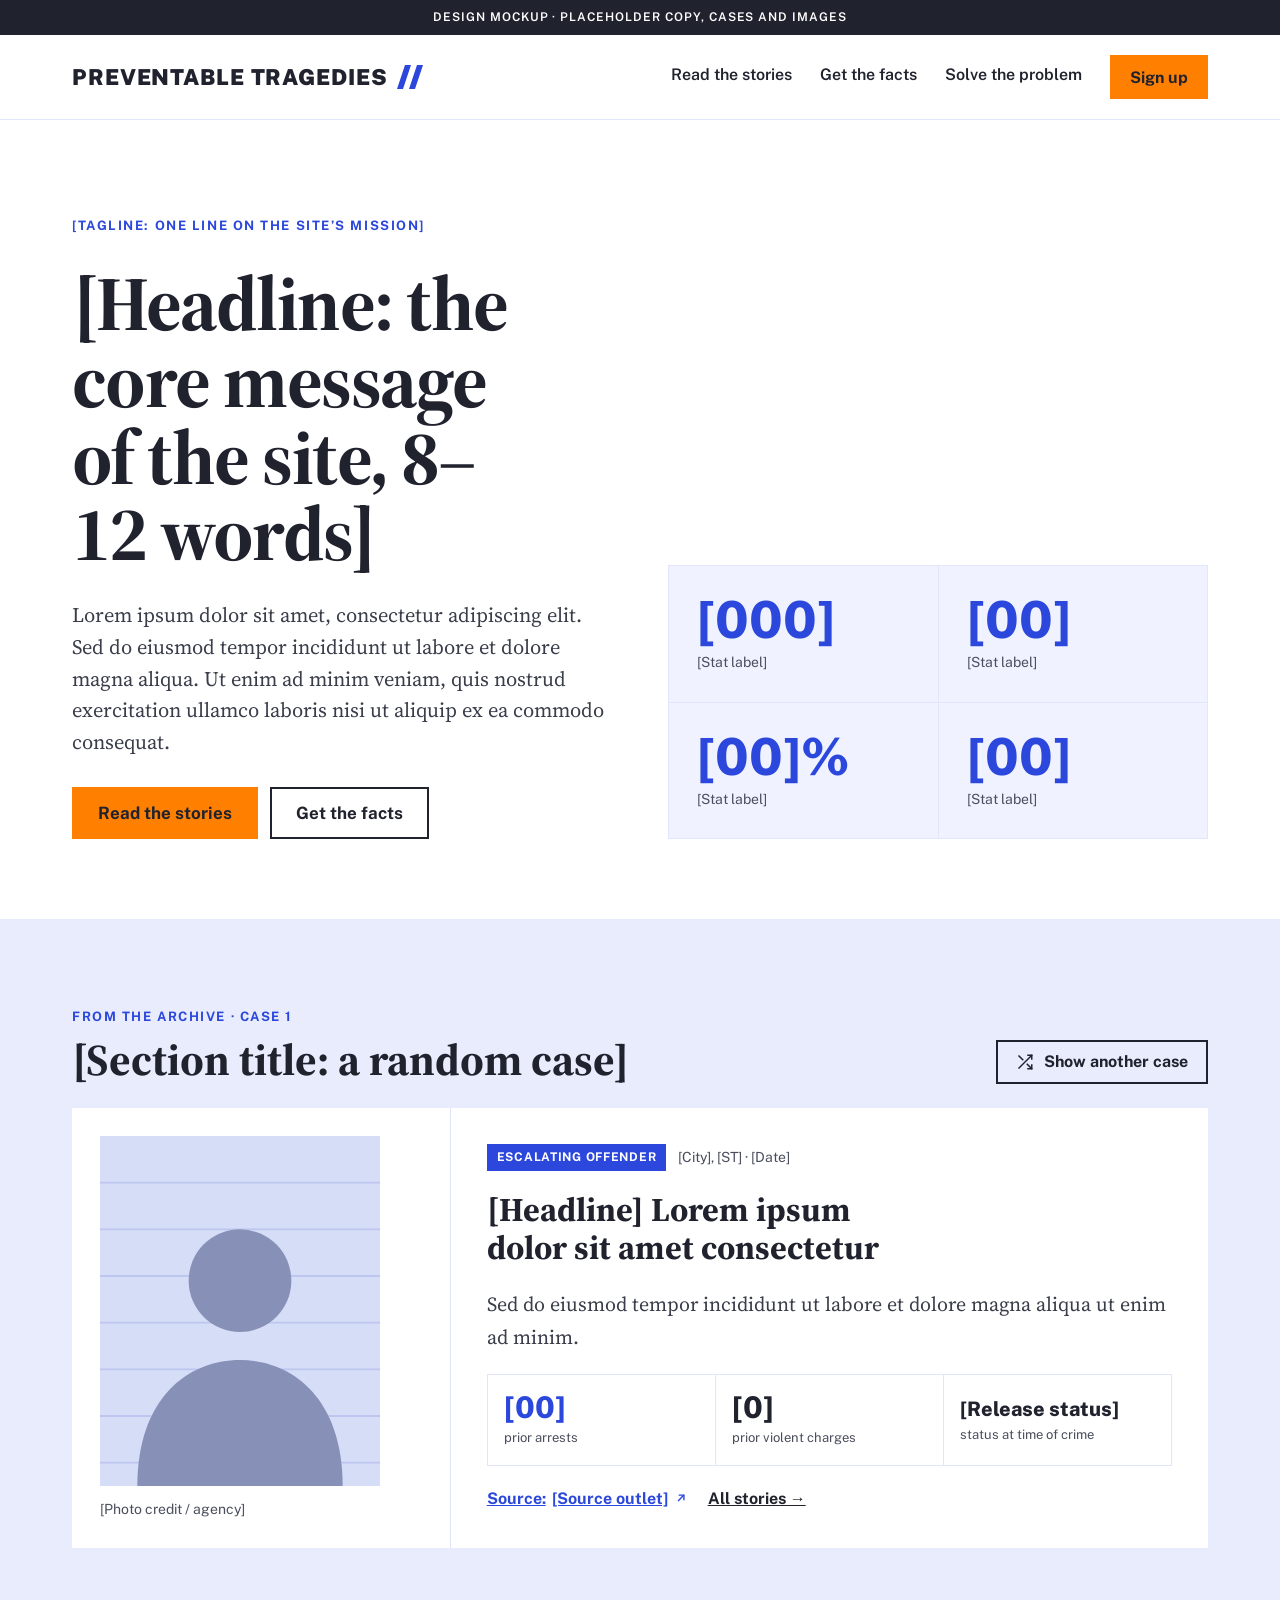
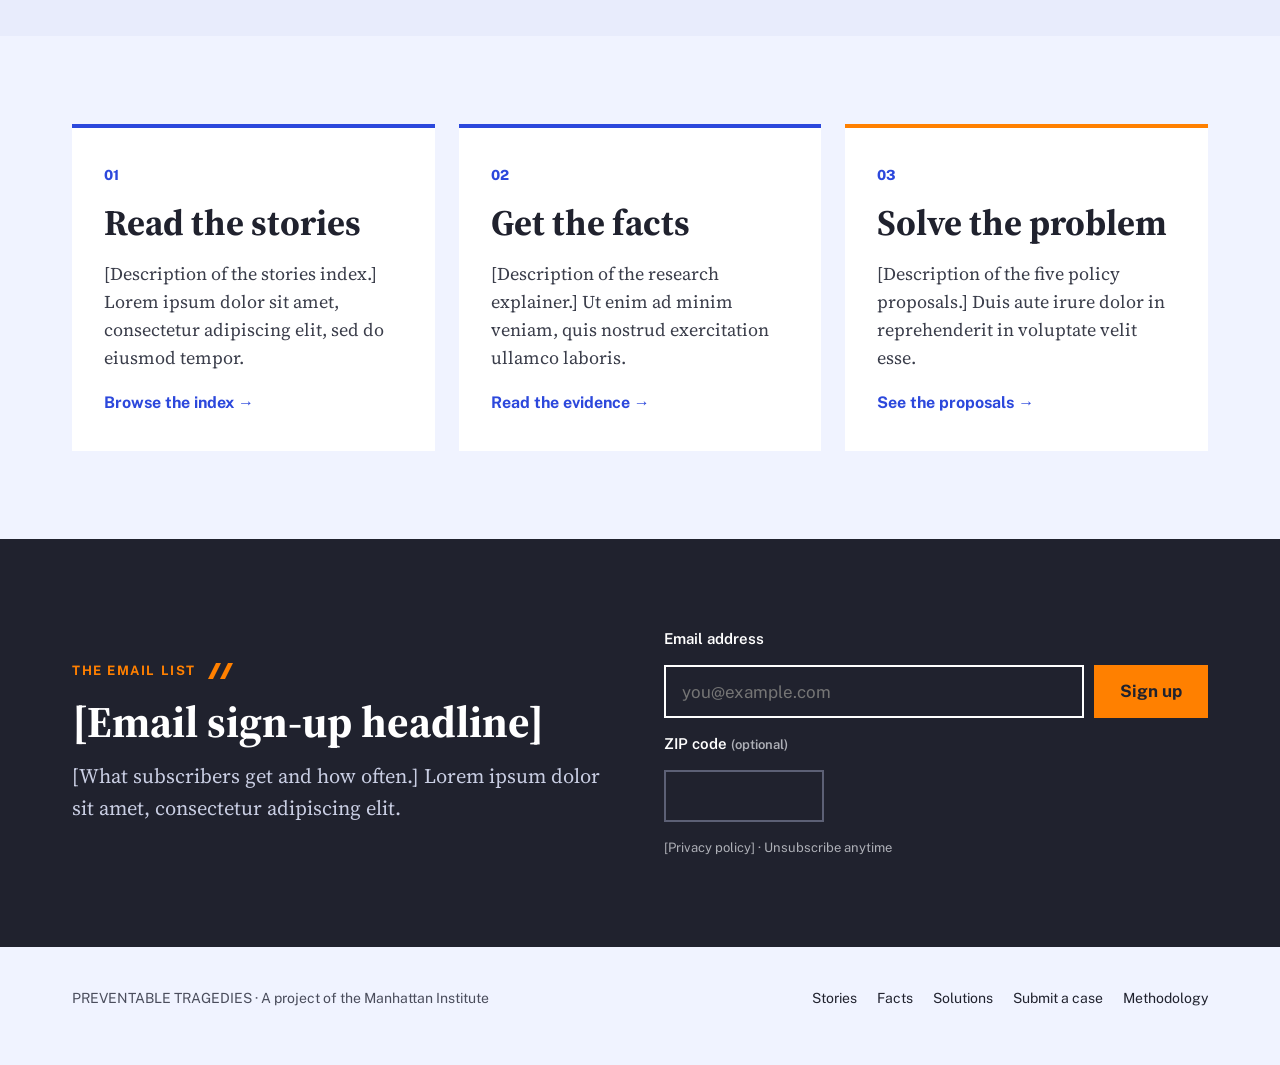
<file: index.html>
<!doctype html>
<html lang="en">
<head>
  <meta charset="utf-8">
  <meta name="viewport" content="width=device-width, initial-scale=1">
  <title>Preventable Tragedies</title>
  <meta name="description" content="[Site description for search and social previews]">
  <link rel="preconnect" href="https://fonts.googleapis.com">
  <link rel="preconnect" href="https://fonts.gstatic.com" crossorigin>
  <link rel="stylesheet" href="https://fonts.googleapis.com/css2?family=Public+Sans:wght@400;500;600;700;800;900&amp;family=Source+Serif+4:opsz,wght@8..60,400;8..60,600;8..60,700&amp;display=swap">
  <link rel="stylesheet" href="assets/css/styles.css">
  <script src="assets/js/stories-data.js" defer></script>
  <script src="assets/js/main.js" defer></script>
</head>
<body>
  <a class="skip-link" href="#main">Skip to content</a>
  <div class="mock-banner">Design mockup · Placeholder copy, cases and images</div>

  <header class="site-header">
    <div class="container site-header__inner">
      <a href="index.html" class="wordmark">
        PREVENTABLE TRAGEDIES
        <svg class="slash" width="30" height="24" viewBox="0 0 30 24" aria-hidden="true"><path d="M8 0h6L6 24H0Z"/><path d="M20 0h6l-8 24h-6Z"/></svg>
      </a>
      <nav class="site-nav" aria-label="Main">
        <a href="stories.html">Read the stories</a>
        <a href="facts.html">Get the facts</a>
        <a href="solve.html">Solve the problem</a>
        <a href="#signup" class="btn btn--primary btn--sm">Sign up</a>
      </nav>
    </div>
  </header>

  <main id="main">

    <!-- Hero -->
    <section class="section--white">
      <div class="container hero">
        <div class="split">
          <div class="hero__copy">
            <div class="kicker">[Tagline: one line on the site’s mission]</div>
            <h1 class="h1">[Headline: the core message of the site, 8–12 words]</h1>
            <p class="lede">Lorem ipsum dolor sit amet, consectetur adipiscing elit. Sed do eiusmod tempor incididunt ut labore et dolore magna aliqua. Ut enim ad minim veniam, quis nostrud exercitation ullamco laboris nisi ut aliquip ex ea commodo consequat.</p>
            <div class="row">
              <a href="stories.html" class="btn btn--primary">Read the stories</a>
              <a href="facts.html" class="btn btn--secondary">Get the facts</a>
            </div>
          </div>
          <div class="stat-grid">
            <div class="stat"><div class="stat__value">[000]</div><div class="stat__label">[Stat label]</div></div>
            <div class="stat"><div class="stat__value">[00]</div><div class="stat__label">[Stat label]</div></div>
            <div class="stat"><div class="stat__value">[00]%</div><div class="stat__label">[Stat label]</div></div>
            <div class="stat"><div class="stat__value">[00]</div><div class="stat__label">[Stat label]</div></div>
          </div>
        </div>
      </div>
    </section>

    <!-- Random case from the database (filled by main.js) -->
    <section class="section section--sky" aria-labelledby="case-h">
      <div class="container stack stack--lg">
        <div class="row row--between row--bottom">
          <div class="stack stack--sm">
            <div class="kicker">From the archive · Case <span id="random-case-num">[#]</span></div>
            <h2 id="case-h" class="h2">[Section title: a random case]</h2>
          </div>
          <button type="button" id="random-case-next" class="btn btn--secondary btn--sm">
            <svg width="18" height="18" viewBox="0 0 24 24" fill="none" stroke="currentColor" stroke-width="2" stroke-linecap="square" aria-hidden="true"><path d="M16 3h5v5"/><path d="M4 20 21 3"/><path d="M21 16v5h-5"/><path d="M15 15l6 6"/><path d="M4 4l5 5"/></svg>
            Show another case
          </button>
        </div>

        <article id="random-case" class="feature-case">
          <div class="feature-case__photo">
            <div data-photo>
              <svg class="photo-placeholder" viewBox="0 0 120 150" role="img" aria-label="Booking photo placeholder"><rect class="bg" width="120" height="150"/><g class="lines"><line x1="0" y1="20" x2="120" y2="20"/><line x1="0" y1="40" x2="120" y2="40"/><line x1="0" y1="60" x2="120" y2="60"/><line x1="0" y1="80" x2="120" y2="80"/><line x1="0" y1="100" x2="120" y2="100"/><line x1="0" y1="120" x2="120" y2="120"/><line x1="0" y1="140" x2="120" y2="140"/></g><circle class="ph-fig" cx="60" cy="62" r="22"/><path class="ph-fig" d="M16 150 C16 112 38 96 60 96 C82 96 104 112 104 150 Z"/></svg>
            </div>
            <div class="meta">[Photo credit / agency]</div>
          </div>
          <div class="feature-case__body">
            <div class="row">
              <span class="tag tag--solid" data-field="category">[Category]</span>
              <span class="meta"><span data-field="place">[City, State]</span> · <span data-field="date">[Date]</span></span>
            </div>
            <h3 class="h3" data-field="headline" aria-live="polite">[Case headline]</h3>
            <p class="body-lg text-body flush" data-field="summary">[Two- to three-sentence case summary.] Lorem ipsum dolor sit amet, consectetur adipiscing elit, sed do eiusmod tempor incididunt ut labore et dolore magna aliqua.</p>
            <div class="record-strip">
              <div><div class="record-strip__value record-strip__value--accent" data-field="priorArrests">[00]</div><div class="record-strip__label">prior arrests</div></div>
              <div><div class="record-strip__value" data-field="priorViolent">[0]</div><div class="record-strip__label">prior violent charges</div></div>
              <div><div class="record-strip__value record-strip__value--text" data-field="status">[Release status]</div><div class="record-strip__label">status at time of crime</div></div>
            </div>
            <div class="link-row">
              <a href="https://example.com" data-href="source.url" target="_blank" rel="noopener">Source: <span data-field="source.outlet">[Outlet]</span>
                <svg width="14" height="14" viewBox="0 0 24 24" fill="none" stroke="currentColor" stroke-width="2.4" aria-hidden="true"><path d="M7 17 17 7"/><path d="M8 7h9v9"/></svg>
              </a>
              <a href="stories.html" class="link-plain">All stories →</a>
            </div>
          </div>
        </article>
      </div>
    </section>

    <!-- Pathways to the other three pages -->
    <section class="section" aria-label="Explore">
      <div class="container path-grid">
        <a href="stories.html" class="path-card">
          <div class="path-card__num">01</div>
          <div class="path-card__title">Read the stories</div>
          <p>[Description of the stories index.] Lorem ipsum dolor sit amet, consectetur adipiscing elit, sed do eiusmod tempor.</p>
          <div class="path-card__cta">Browse the index →</div>
        </a>
        <a href="facts.html" class="path-card">
          <div class="path-card__num">02</div>
          <div class="path-card__title">Get the facts</div>
          <p>[Description of the research explainer.] Ut enim ad minim veniam, quis nostrud exercitation ullamco laboris.</p>
          <div class="path-card__cta">Read the evidence →</div>
        </a>
        <a href="solve.html" class="path-card path-card--accent">
          <div class="path-card__num">03</div>
          <div class="path-card__title">Solve the problem</div>
          <p>[Description of the five policy proposals.] Duis aute irure dolor in reprehenderit in voluptate velit esse.</p>
          <div class="path-card__cta">See the proposals →</div>
        </a>
      </div>
    </section>

    <!-- Email sign-up -->
    <section id="signup" class="section section--dark" aria-labelledby="signup-h">
      <div class="container split">
        <div class="stack">
          <div class="kicker-row">
            <div class="kicker kicker--orange">The email list</div>
            <svg class="slash slash--orange" width="30" height="16" viewBox="0 0 30 16" aria-hidden="true"><path d="M8 0h5L5 16H0Z"/><path d="M20 0h5l-8 16h-5Z"/></svg>
          </div>
          <h2 id="signup-h" class="h2">[Email sign-up headline]</h2>
          <p class="lede">[What subscribers get and how often.] Lorem ipsum dolor sit amet, consectetur adipiscing elit.</p>
        </div>
        <div class="stack">
          <form class="signup-form" data-signup novalidate>
            <label class="field-label" for="email">Email address</label>
            <div class="input-row">
              <input class="input" id="email" name="email" type="email" required autocomplete="email" placeholder="you@example.com">
              <button type="submit" class="btn btn--primary">Sign up</button>
            </div>
            <label class="field-label" for="zip">ZIP code <span class="fine-print">(optional)</span></label>
            <input class="input input--quiet input--zip" id="zip" name="zip" type="text" inputmode="numeric" autocomplete="postal-code">
          </form>
          <div class="signup-confirm" data-signup-confirm hidden tabindex="-1">[Confirmation message]</div>
          <div class="fine-print">[Privacy policy] · Unsubscribe anytime</div>
        </div>
      </div>
    </section>

  </main>

  <footer class="container site-footer">
    <div>PREVENTABLE TRAGEDIES · A project of the Manhattan Institute</div>
    <nav aria-label="Footer">
      <a href="stories.html">Stories</a>
      <a href="facts.html">Facts</a>
      <a href="solve.html">Solutions</a>
      <a href="#">Submit a case</a>
      <a href="#">Methodology</a>
    </nav>
  </footer>
</body>
</html>
</file>
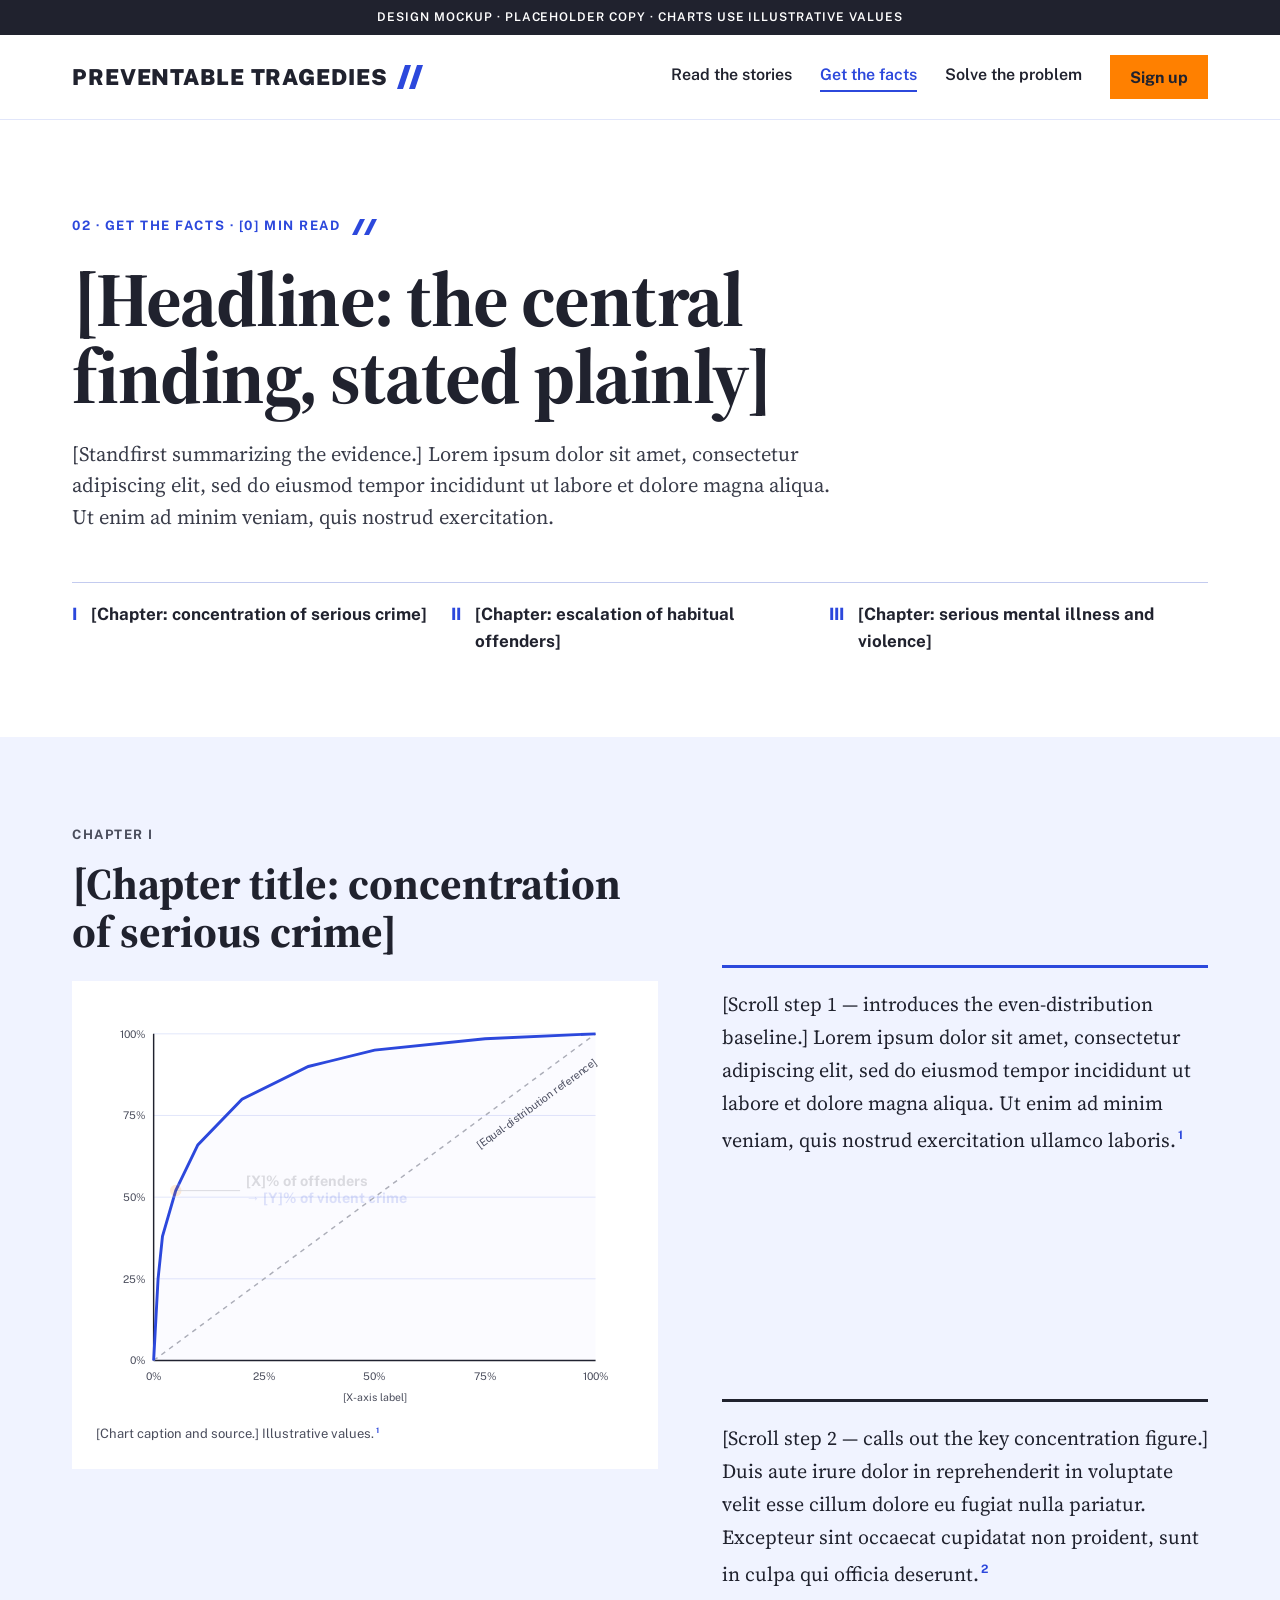
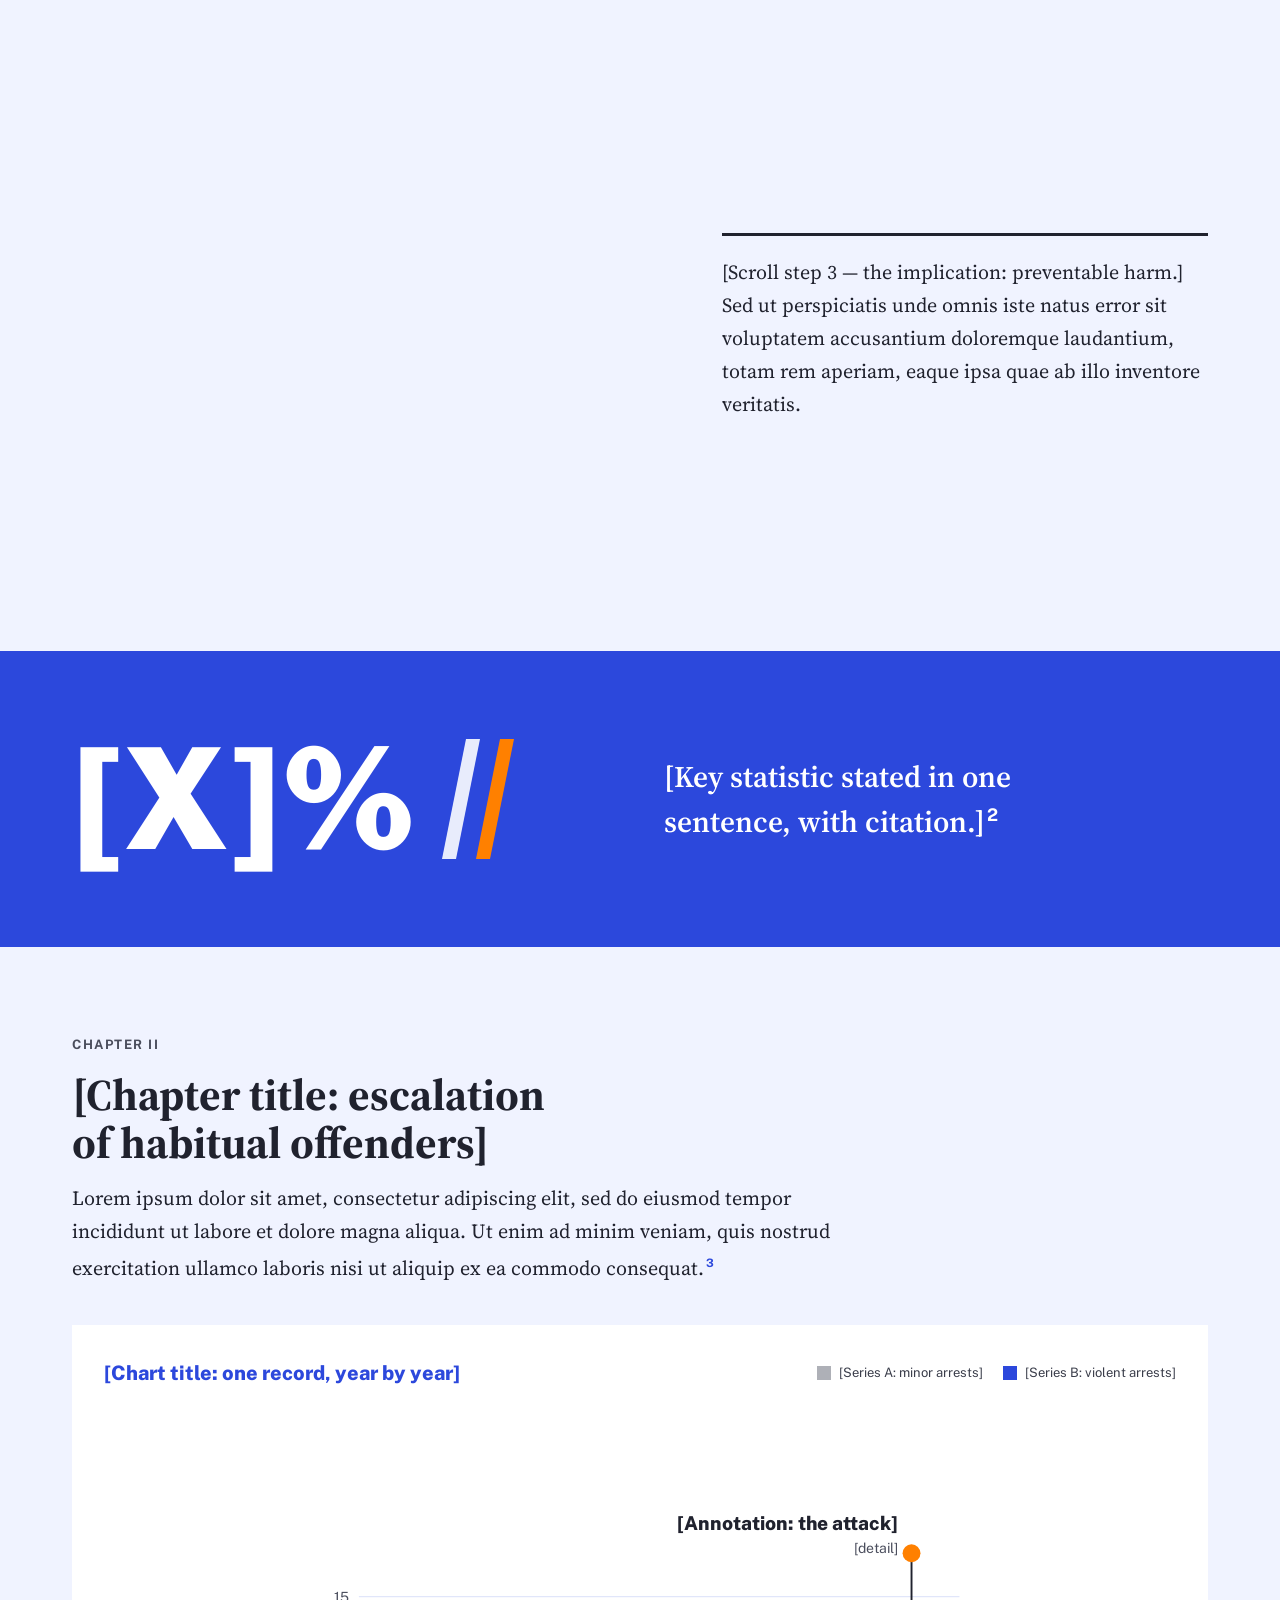
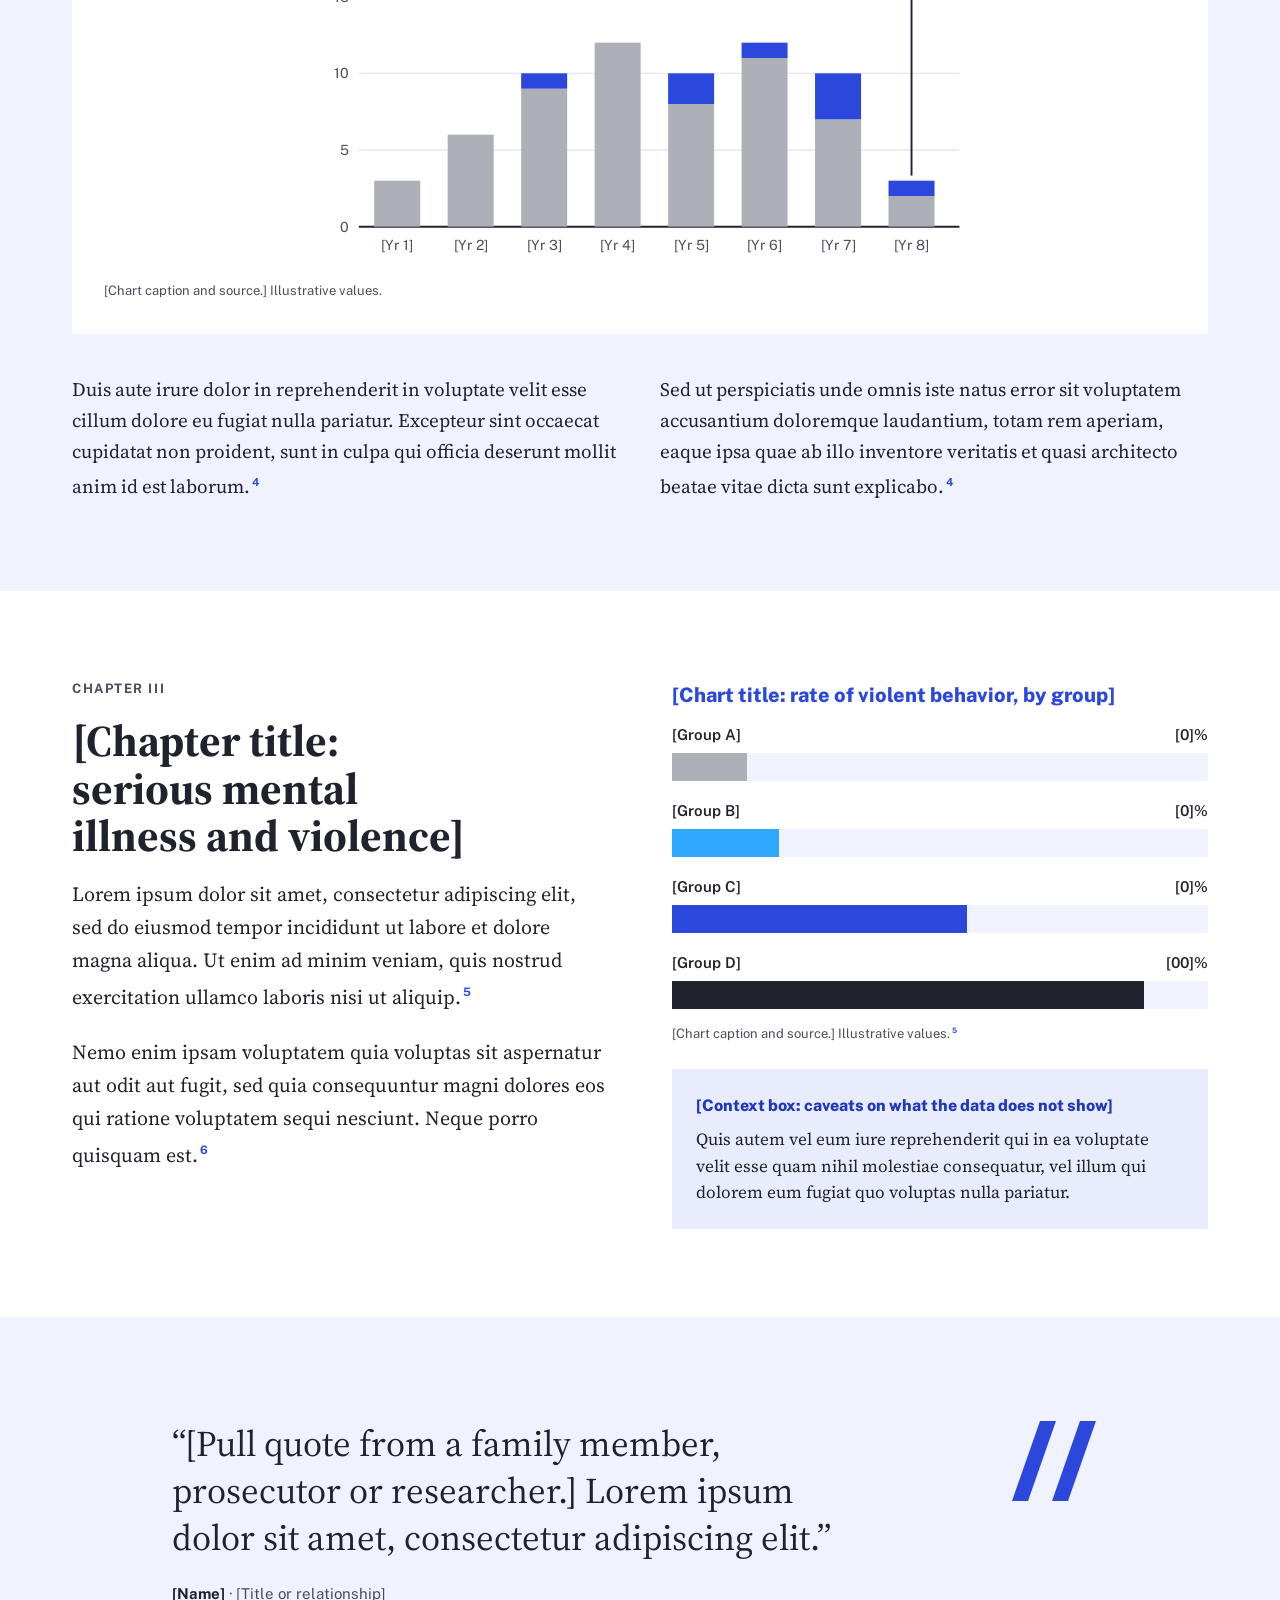
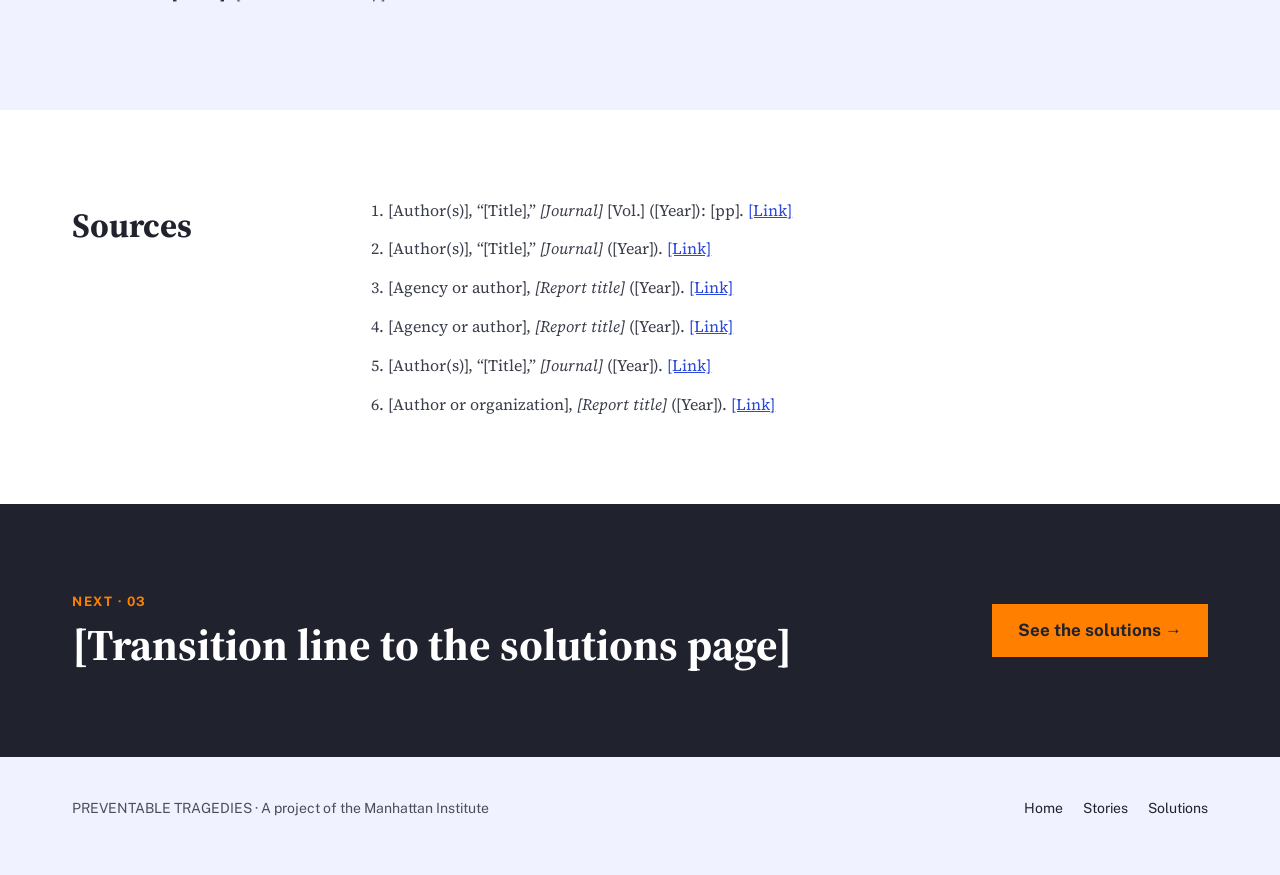
<file: facts.html>
<!doctype html>
<html lang="en">
<head>
  <meta charset="utf-8">
  <meta name="viewport" content="width=device-width, initial-scale=1">
  <title>Get the facts — Preventable Tragedies</title>
  <meta name="description" content="[Description of the research explainer]">
  <link rel="preconnect" href="https://fonts.googleapis.com">
  <link rel="preconnect" href="https://fonts.gstatic.com" crossorigin>
  <link rel="stylesheet" href="https://fonts.googleapis.com/css2?family=Public+Sans:wght@400;500;600;700;800;900&amp;family=Source+Serif+4:opsz,wght@8..60,400;8..60,600;8..60,700&amp;display=swap">
  <link rel="stylesheet" href="assets/css/styles.css">
  <script src="assets/js/main.js" defer></script>
</head>
<body>
  <a class="skip-link" href="#main">Skip to content</a>
  <div class="mock-banner">Design mockup · Placeholder copy · Charts use illustrative values</div>

  <header class="site-header">
    <div class="container site-header__inner">
      <a href="index.html" class="wordmark">
        PREVENTABLE TRAGEDIES
        <svg class="slash" width="30" height="24" viewBox="0 0 30 24" aria-hidden="true"><path d="M8 0h6L6 24H0Z"/><path d="M20 0h6l-8 24h-6Z"/></svg>
      </a>
      <nav class="site-nav" aria-label="Main">
        <a href="stories.html">Read the stories</a>
        <a href="facts.html" aria-current="page">Get the facts</a>
        <a href="solve.html">Solve the problem</a>
        <a href="index.html#signup" class="btn btn--primary btn--sm">Sign up</a>
      </nav>
    </div>
  </header>

  <main id="main">

    <!-- Intro -->
    <section class="section--white">
      <div class="container stack stack--lg" style="padding-block: 96px 64px">
        <div class="kicker-row">
          <div class="kicker">02 · Get the facts · [0] min read</div>
          <svg class="slash" width="30" height="16" viewBox="0 0 30 16" aria-hidden="true"><path d="M8 0h5L5 16H0Z"/><path d="M20 0h5l-8 16h-5Z"/></svg>
        </div>
        <h1 class="h1">[Headline: the central finding, stated plainly]</h1>
        <p class="lede">[Standfirst summarizing the evidence.] Lorem ipsum dolor sit amet, consectetur adipiscing elit, sed do eiusmod tempor incididunt ut labore et dolore magna aliqua. Ut enim ad minim veniam, quis nostrud exercitation.</p>
        <nav class="chapter-nav" aria-label="Chapters">
          <a href="#ch1"><span>I</span>[Chapter: concentration of serious crime]</a>
          <a href="#ch2"><span>II</span>[Chapter: escalation of habitual offenders]</a>
          <a href="#ch3"><span>III</span>[Chapter: serious mental illness and violence]</a>
        </nav>
      </div>
    </section>

    <!-- Chapter I: scrollytelling -->
    <section id="ch1" class="section section--ground" aria-labelledby="ch1-h">
      <div class="container scrolly">
        <div class="scrolly__graphic">
          <div class="kicker kicker--muted">Chapter I</div>
          <h2 id="ch1-h" class="h2">[Chapter title: concentration of serious crime]</h2>
          <figure class="figure" style="margin-top: 12px">
            <svg class="chart" viewBox="0 0 560 420" role="img" aria-label="Illustrative concentration curve: a small share of offenders accounts for a large share of violent crime">
              <g stroke="#E1E6FA" stroke-width="1">
                <line x1="60" y1="30" x2="520" y2="30"/><line x1="60" y1="115" x2="520" y2="115"/><line x1="60" y1="200" x2="520" y2="200"/><line x1="60" y1="285" x2="520" y2="285"/>
              </g>
              <line x1="60" y1="370" x2="520" y2="370" stroke="#20222E" stroke-width="1.5"/>
              <line x1="60" y1="30" x2="60" y2="370" stroke="#20222E" stroke-width="1.5"/>
              <!-- Step 1 layer: equal-distribution reference -->
              <g data-hl="1">
                <line x1="60" y1="370" x2="520" y2="30" stroke="#AEB0B7" stroke-width="1.5" stroke-dasharray="5 5"/>
                <text x="400" y="150" font-size="11" fill="#4A4D5C" transform="rotate(-36 400 150)">[Equal-distribution reference]</text>
              </g>
              <!-- Step 3 layer: shaded area -->
              <path data-hl="3" d="M60 370 L64.6 285 L69.2 240.8 L83 193.2 L106 145.6 L152 98 L221 64 L290 47 L405 35.1 L520 30 L520 370 Z" fill="#2C48DC" fill-opacity="0.12"/>
              <path d="M60 370 L64.6 285 L69.2 240.8 L83 193.2 L106 145.6 L152 98 L221 64 L290 47 L405 35.1 L520 30" fill="none" stroke="#2C48DC" stroke-width="3"/>
              <!-- Step 2 layer: annotation -->
              <g data-hl="2">
                <circle cx="83" cy="193.2" r="7" fill="#FF8000" stroke="#FFFFFF" stroke-width="2"/>
                <line x1="83" y1="193.2" x2="150" y2="193.2" stroke="#20222E" stroke-width="1"/>
                <text x="156" y="188" font-weight="700" font-size="15" fill="#20222E">[X]% of offenders</text>
                <text x="156" y="206" font-weight="700" font-size="15" fill="#2C48DC">→ [Y]% of violent crime</text>
              </g>
              <g font-size="11" fill="#4A4D5C">
                <text x="52" y="374" text-anchor="end">0%</text><text x="52" y="289" text-anchor="end">25%</text><text x="52" y="204" text-anchor="end">50%</text><text x="52" y="119" text-anchor="end">75%</text><text x="52" y="34" text-anchor="end">100%</text>
                <text x="60" y="390" text-anchor="middle">0%</text><text x="175" y="390" text-anchor="middle">25%</text><text x="290" y="390" text-anchor="middle">50%</text><text x="405" y="390" text-anchor="middle">75%</text><text x="520" y="390" text-anchor="middle">100%</text>
                <text x="290" y="412" text-anchor="middle">[X-axis label]</text>
              </g>
            </svg>
            <figcaption class="figure__caption">[Chart caption and source.] Illustrative values.<sup><a href="#n1">1</a></sup></figcaption>
          </figure>
        </div>
        <div class="scrolly__steps">
          <div class="step" data-step="1">
            <p>[Scroll step 1 — introduces the even-distribution baseline.] Lorem ipsum dolor sit amet, consectetur adipiscing elit, sed do eiusmod tempor incididunt ut labore et dolore magna aliqua. Ut enim ad minim veniam, quis nostrud exercitation ullamco laboris.<sup><a href="#n1">1</a></sup></p>
          </div>
          <div class="step" data-step="2">
            <p>[Scroll step 2 — calls out the key concentration figure.] Duis aute irure dolor in reprehenderit in voluptate velit esse cillum dolore eu fugiat nulla pariatur. Excepteur sint occaecat cupidatat non proident, sunt in culpa qui officia deserunt.<sup><a href="#n2">2</a></sup></p>
          </div>
          <div class="step" data-step="3">
            <p>[Scroll step 3 — the implication: preventable harm.] Sed ut perspiciatis unde omnis iste natus error sit voluptatem accusantium doloremque laudantium, totam rem aperiam, eaque ipsa quae ab illo inventore veritatis.</p>
          </div>
        </div>
      </div>
    </section>

    <!-- Key figure band -->
    <section class="section section--blue" aria-label="Key figure">
      <div class="container split">
        <div class="keyfig">
          <div class="keyfig__num">[X]%</div>
          <svg class="slash" width="72" height="120" viewBox="0 0 72 120" aria-hidden="true"><path d="M24 0h14L14 120H0Z" style="fill: #E8ECFC"/><path d="M58 0h14L48 120H34Z" style="fill: #FF8000"/></svg>
        </div>
        <p class="keyfig__text">[Key statistic stated in one sentence, with citation.]<sup><a href="#n2">2</a></sup></p>
      </div>
    </section>

    <!-- Chapter II -->
    <section id="ch2" class="section" aria-labelledby="ch2-h">
      <div class="container stack" style="gap: 40px">
        <div class="stack" style="max-width: 760px">
          <div class="kicker kicker--muted">Chapter II</div>
          <h2 id="ch2-h" class="h2">[Chapter title: escalation of habitual offenders]</h2>
          <p class="body-lg flush">Lorem ipsum dolor sit amet, consectetur adipiscing elit, sed do eiusmod tempor incididunt ut labore et dolore magna aliqua. Ut enim ad minim veniam, quis nostrud exercitation ullamco laboris nisi ut aliquip ex ea commodo consequat.<sup><a href="#n3">3</a></sup></p>
        </div>
        <figure class="figure" style="padding: 32px; gap: 16px">
          <div class="row row--between">
            <div class="figure__title">[Chart title: one record, year by year]</div>
            <div class="legend">
              <span><i style="background: #AEB0B7"></i>[Series A: minor arrests]</span>
              <span><i style="background: #2C48DC"></i>[Series B: violent arrests]</span>
            </div>
          </div>
          <svg class="chart" viewBox="0 0 560 360" style="max-height: 460px" role="img" aria-label="Illustrative stacked bars of one offender’s arrests per year, ending in a serious violent crime">
            <g stroke="#E1E6FA" stroke-width="1"><line x1="60" y1="270" x2="530" y2="270"/><line x1="60" y1="210" x2="530" y2="210"/><line x1="60" y1="150" x2="530" y2="150"/></g>
            <line x1="60" y1="330" x2="530" y2="330" stroke="#20222E" stroke-width="1.5"/>
            <g fill="#AEB0B7">
              <rect x="72" y="294" width="36" height="36"/><rect x="129.5" y="258" width="36" height="72"/><rect x="187" y="222" width="36" height="108"/><rect x="244.5" y="186" width="36" height="144"/><rect x="302" y="234" width="36" height="96"/><rect x="359.5" y="198" width="36" height="132"/><rect x="417" y="246" width="36" height="84"/><rect x="474.5" y="306" width="36" height="24"/>
            </g>
            <g fill="#2C48DC">
              <rect x="187" y="210" width="36" height="12"/><rect x="302" y="210" width="36" height="24"/><rect x="359.5" y="186" width="36" height="12"/><rect x="417" y="210" width="36" height="36"/><rect x="474.5" y="294" width="36" height="12"/>
            </g>
            <line x1="492.5" y1="290" x2="492.5" y2="120" stroke="#20222E" stroke-width="1.5"/>
            <circle cx="492.5" cy="116" r="7" fill="#FF8000"/>
            <text x="482" y="98" text-anchor="end" font-weight="800" font-size="15" fill="#20222E">[Annotation: the attack]</text>
            <text x="482" y="116" text-anchor="end" font-size="11" fill="#4A4D5C">[detail]</text>
            <g font-size="11" fill="#4A4D5C">
              <text x="90" y="348" text-anchor="middle">[Yr 1]</text><text x="147.5" y="348" text-anchor="middle">[Yr 2]</text><text x="205" y="348" text-anchor="middle">[Yr 3]</text><text x="262.5" y="348" text-anchor="middle">[Yr 4]</text><text x="320" y="348" text-anchor="middle">[Yr 5]</text><text x="377.5" y="348" text-anchor="middle">[Yr 6]</text><text x="435" y="348" text-anchor="middle">[Yr 7]</text><text x="492.5" y="348" text-anchor="middle">[Yr 8]</text>
              <text x="52" y="334" text-anchor="end">0</text><text x="52" y="274" text-anchor="end">5</text><text x="52" y="214" text-anchor="end">10</text><text x="52" y="154" text-anchor="end">15</text>
            </g>
          </svg>
          <figcaption class="figure__caption">[Chart caption and source.] Illustrative values.</figcaption>
        </figure>
        <div class="two-col">
          <p>Duis aute irure dolor in reprehenderit in voluptate velit esse cillum dolore eu fugiat nulla pariatur. Excepteur sint occaecat cupidatat non proident, sunt in culpa qui officia deserunt mollit anim id est laborum.<sup><a href="#n4">4</a></sup></p>
          <p>Sed ut perspiciatis unde omnis iste natus error sit voluptatem accusantium doloremque laudantium, totam rem aperiam, eaque ipsa quae ab illo inventore veritatis et quasi architecto beatae vitae dicta sunt explicabo.<sup><a href="#n4">4</a></sup></p>
        </div>
      </div>
    </section>

    <!-- Chapter III -->
    <section id="ch3" class="section section--white" aria-labelledby="ch3-h">
      <div class="container proposal" style="align-items: flex-start">
        <div class="proposal__text">
          <div class="kicker kicker--muted">Chapter III</div>
          <h2 id="ch3-h" class="h2">[Chapter title: serious mental illness and violence]</h2>
          <div class="prose body-lg">
            <p>Lorem ipsum dolor sit amet, consectetur adipiscing elit, sed do eiusmod tempor incididunt ut labore et dolore magna aliqua. Ut enim ad minim veniam, quis nostrud exercitation ullamco laboris nisi ut aliquip.<sup><a href="#n5">5</a></sup></p>
            <p>Nemo enim ipsam voluptatem quia voluptas sit aspernatur aut odit aut fugit, sed quia consequuntur magni dolores eos qui ratione voluptatem sequi nesciunt. Neque porro quisquam est.<sup><a href="#n6">6</a></sup></p>
          </div>
        </div>
        <div class="proposal__graphic stack stack--lg">
          <figure class="figure figure--flush">
            <div class="figure__title">[Chart title: rate of violent behavior, by group]</div>
            <div class="stack" style="gap: 18px">
              <div class="hbar"><div class="hbar__label"><span>[Group A]</span><span>[0]%</span></div><div class="hbar__track"><div class="hbar__fill" style="width: 14%; background: #AEB0B7"></div></div></div>
              <div class="hbar"><div class="hbar__label"><span>[Group B]</span><span>[0]%</span></div><div class="hbar__track"><div class="hbar__fill" style="width: 20%; background: #2FA8FF"></div></div></div>
              <div class="hbar"><div class="hbar__label"><span>[Group C]</span><span>[0]%</span></div><div class="hbar__track"><div class="hbar__fill" style="width: 55%; background: #2C48DC"></div></div></div>
              <div class="hbar"><div class="hbar__label"><span>[Group D]</span><span>[00]%</span></div><div class="hbar__track"><div class="hbar__fill" style="width: 88%; background: #20222E"></div></div></div>
            </div>
            <figcaption class="figure__caption">[Chart caption and source.] Illustrative values.<sup><a href="#n5">5</a></sup></figcaption>
          </figure>
          <aside class="context-box" aria-label="Context">
            <div class="context-box__title">[Context box: caveats on what the data does not show]</div>
            <p>Quis autem vel eum iure reprehenderit qui in ea voluptate velit esse quam nihil molestiae consequatur, vel illum qui dolorem eum fugiat quo voluptas nulla pariatur.</p>
          </aside>
        </div>
      </div>
    </section>

    <!-- Pull quote -->
    <section aria-label="Quote">
      <div class="pullquote">
        <div class="pullquote__body">
          <blockquote>“[Pull quote from a family member, prosecutor or researcher.] Lorem ipsum dolor sit amet, consectetur adipiscing elit.”</blockquote>
          <cite><strong>[Name]</strong> · [Title or relationship]</cite>
        </div>
        <svg class="slash" width="96" height="80" viewBox="0 0 96 80" aria-hidden="true"><path d="M28 0h16L16 80H0Z"/><path d="M68 0h16L56 80H40Z"/></svg>
      </div>
    </section>

    <!-- Sources -->
    <section id="sources" class="section section--white" aria-labelledby="src-h">
      <div class="container sources">
        <h2 id="src-h">Sources</h2>
        <ol>
          <li id="n1">[Author(s)], “[Title],” <em>[Journal]</em> [Vol.] ([Year]): [pp]. <a href="#">[Link]</a></li>
          <li id="n2">[Author(s)], “[Title],” <em>[Journal]</em> ([Year]). <a href="#">[Link]</a></li>
          <li id="n3">[Agency or author], <em>[Report title]</em> ([Year]). <a href="#">[Link]</a></li>
          <li id="n4">[Agency or author], <em>[Report title]</em> ([Year]). <a href="#">[Link]</a></li>
          <li id="n5">[Author(s)], “[Title],” <em>[Journal]</em> ([Year]). <a href="#">[Link]</a></li>
          <li id="n6">[Author or organization], <em>[Report title]</em> ([Year]). <a href="#">[Link]</a></li>
        </ol>
      </div>
    </section>

    <!-- Next -->
    <section class="section section--dark">
      <div class="container row row--between row--lg">
        <div class="stack stack--sm">
          <div class="kicker kicker--orange">Next · 03</div>
          <div class="h2">[Transition line to the solutions page]</div>
        </div>
        <a href="solve.html" class="btn btn--primary">See the solutions →</a>
      </div>
    </section>

  </main>

  <footer class="container site-footer">
    <div>PREVENTABLE TRAGEDIES · A project of the Manhattan Institute</div>
    <nav aria-label="Footer">
      <a href="index.html">Home</a>
      <a href="stories.html">Stories</a>
      <a href="solve.html">Solutions</a>
    </nav>
  </footer>
</body>
</html>
</file>
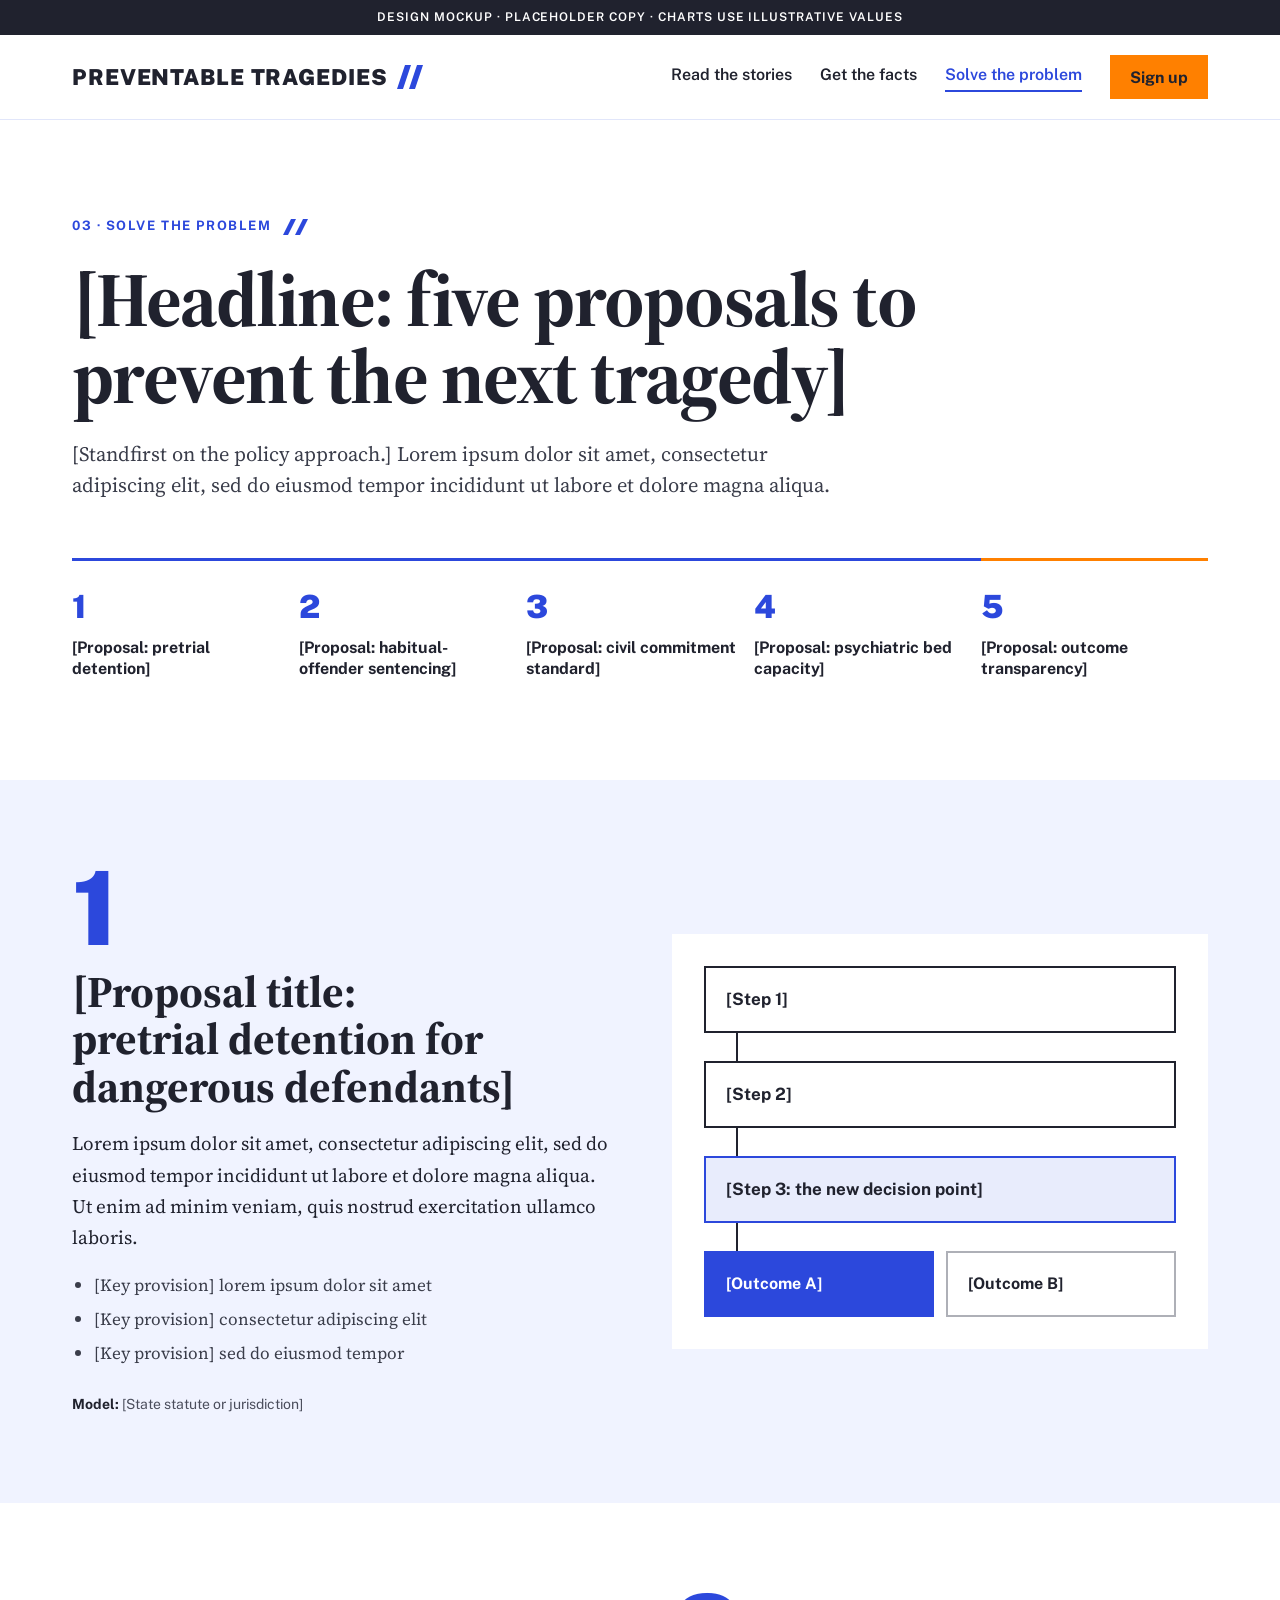
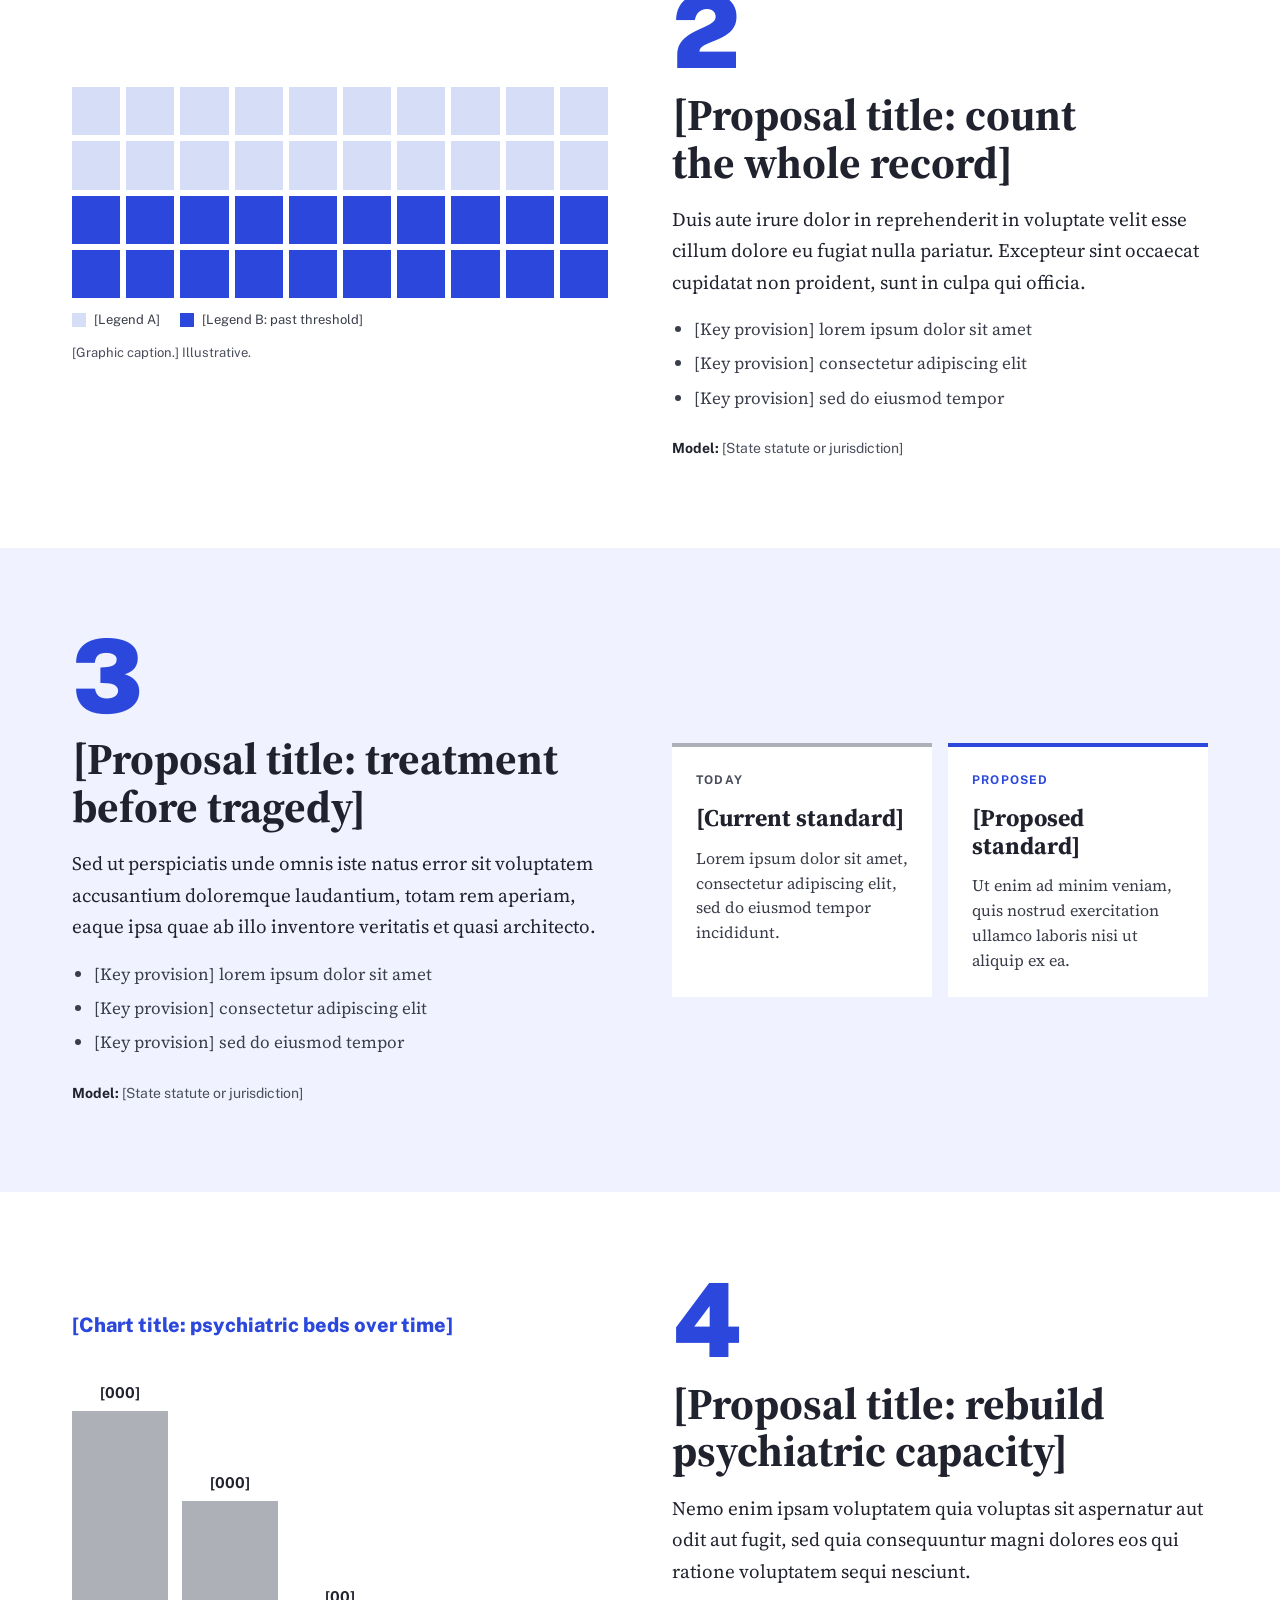
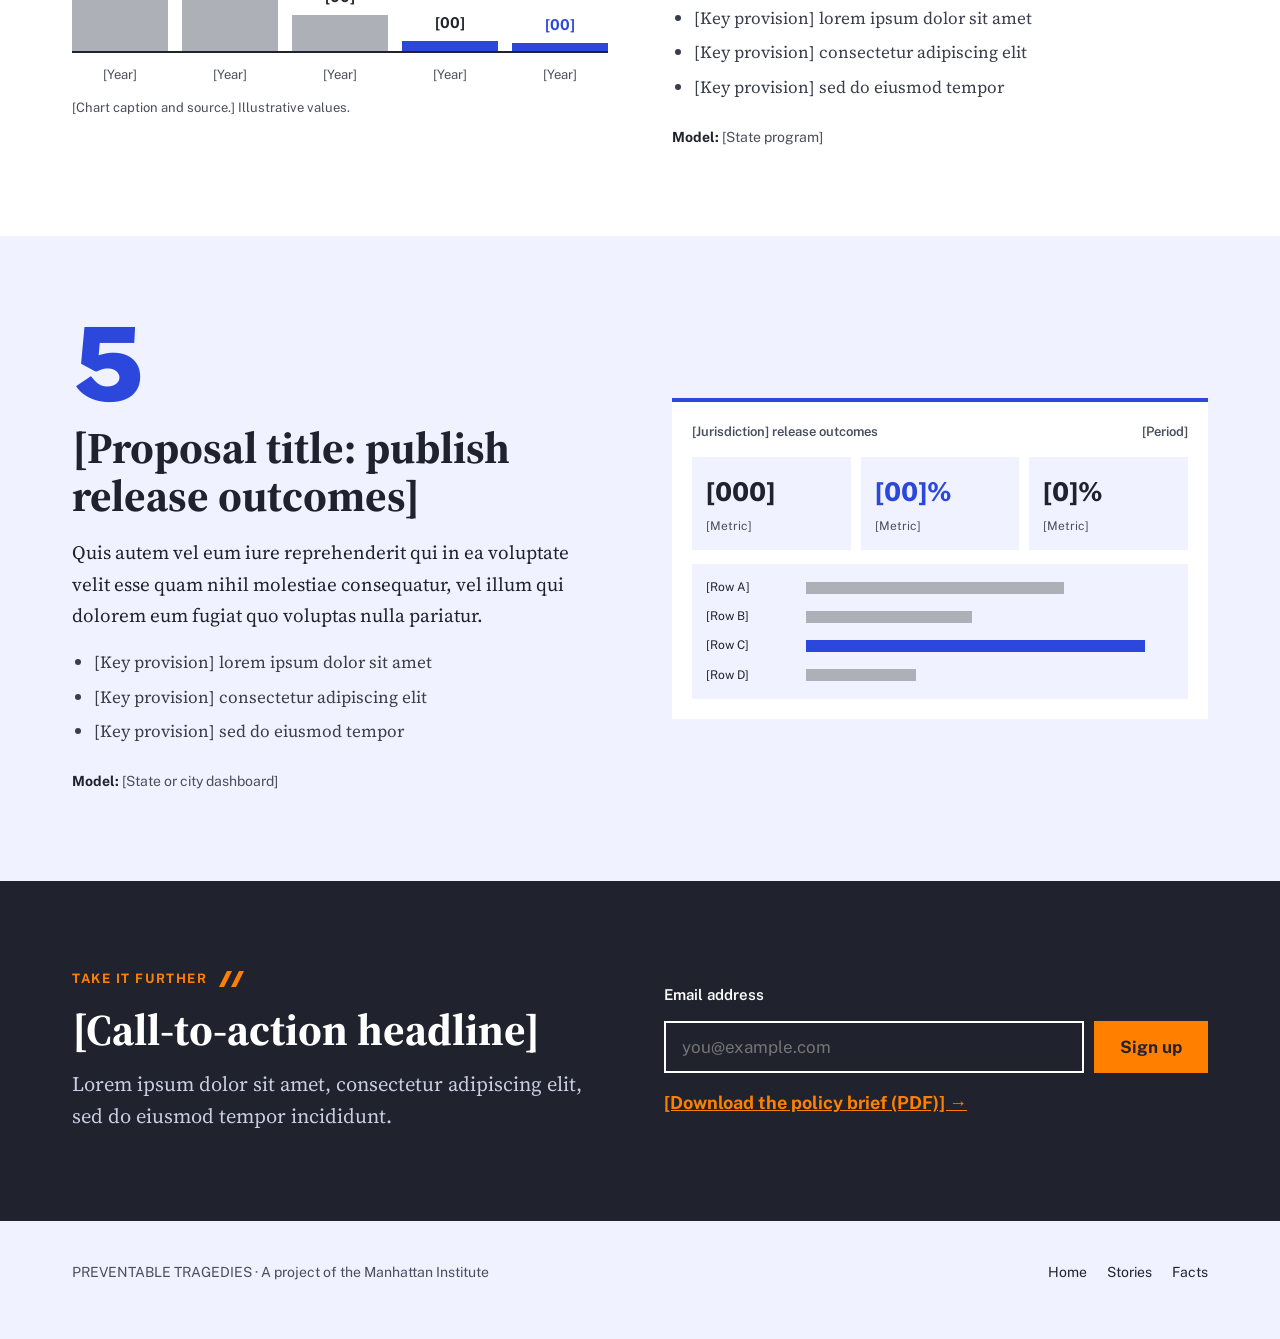
<file: solve.html>
<!doctype html>
<html lang="en">
<head>
  <meta charset="utf-8">
  <meta name="viewport" content="width=device-width, initial-scale=1">
  <title>Solve the problem — Preventable Tragedies</title>
  <meta name="description" content="[Description of the five policy proposals]">
  <link rel="preconnect" href="https://fonts.googleapis.com">
  <link rel="preconnect" href="https://fonts.gstatic.com" crossorigin>
  <link rel="stylesheet" href="https://fonts.googleapis.com/css2?family=Public+Sans:wght@400;500;600;700;800;900&amp;family=Source+Serif+4:opsz,wght@8..60,400;8..60,600;8..60,700&amp;display=swap">
  <link rel="stylesheet" href="assets/css/styles.css">
  <script src="assets/js/main.js" defer></script>
</head>
<body>
  <a class="skip-link" href="#main">Skip to content</a>
  <div class="mock-banner">Design mockup · Placeholder copy · Charts use illustrative values</div>

  <header class="site-header">
    <div class="container site-header__inner">
      <a href="index.html" class="wordmark">
        PREVENTABLE TRAGEDIES
        <svg class="slash" width="30" height="24" viewBox="0 0 30 24" aria-hidden="true"><path d="M8 0h6L6 24H0Z"/><path d="M20 0h6l-8 24h-6Z"/></svg>
      </a>
      <nav class="site-nav" aria-label="Main">
        <a href="stories.html">Read the stories</a>
        <a href="facts.html">Get the facts</a>
        <a href="solve.html" aria-current="page">Solve the problem</a>
        <a href="index.html#signup" class="btn btn--primary btn--sm">Sign up</a>
      </nav>
    </div>
  </header>

  <main id="main">

    <!-- Intro + jump nav -->
    <section class="section--white">
      <div class="container stack stack--lg" style="padding-top: 96px">
        <div class="kicker-row">
          <div class="kicker">03 · Solve the problem</div>
          <svg class="slash" width="30" height="16" viewBox="0 0 30 16" aria-hidden="true"><path d="M8 0h5L5 16H0Z"/><path d="M20 0h5l-8 16h-5Z"/></svg>
        </div>
        <h1 class="h1">[Headline: five proposals to prevent the next tragedy]</h1>
        <p class="lede">[Standfirst on the policy approach.] Lorem ipsum dolor sit amet, consectetur adipiscing elit, sed do eiusmod tempor incididunt ut labore et dolore magna aliqua.</p>
      </div>
      <nav class="container proposal-nav" aria-label="Proposals">
        <a href="#p1"><b>1</b><span>[Proposal: pretrial detention]</span></a>
        <a href="#p2"><b>2</b><span>[Proposal: habitual-offender sentencing]</span></a>
        <a href="#p3"><b>3</b><span>[Proposal: civil commitment standard]</span></a>
        <a href="#p4"><b>4</b><span>[Proposal: psychiatric bed capacity]</span></a>
        <a href="#p5"><b>5</b><span>[Proposal: outcome transparency]</span></a>
      </nav>
    </section>

    <!-- 1 -->
    <section id="p1" class="section section--ground" aria-labelledby="p1-h">
      <div class="container proposal">
        <div class="proposal__text">
          <div class="proposal__num" aria-hidden="true">1</div>
          <h2 id="p1-h" class="h2">[Proposal title: pretrial detention for dangerous defendants]</h2>
          <p>Lorem ipsum dolor sit amet, consectetur adipiscing elit, sed do eiusmod tempor incididunt ut labore et dolore magna aliqua. Ut enim ad minim veniam, quis nostrud exercitation ullamco laboris.</p>
          <ul class="provisions">
            <li>[Key provision] lorem ipsum dolor sit amet</li>
            <li>[Key provision] consectetur adipiscing elit</li>
            <li>[Key provision] sed do eiusmod tempor</li>
          </ul>
          <div class="model-line"><strong>Model:</strong> [State statute or jurisdiction]</div>
        </div>
        <div class="proposal__graphic flow" role="img" aria-label="Process flow placeholder: three steps leading to two outcomes">
          <div class="flow__step">[Step 1]</div>
          <div class="flow__link"></div>
          <div class="flow__step">[Step 2]</div>
          <div class="flow__link"></div>
          <div class="flow__step flow__step--key">[Step 3: the new decision point]</div>
          <div class="flow__link"></div>
          <div class="flow__outcomes">
            <div class="flow__outcome flow__outcome--key">[Outcome A]</div>
            <div class="flow__outcome">[Outcome B]</div>
          </div>
        </div>
      </div>
    </section>

    <!-- 2 -->
    <section id="p2" class="section section--white" aria-labelledby="p2-h">
      <div class="container proposal proposal--reverse">
        <div class="proposal__text">
          <div class="proposal__num" aria-hidden="true">2</div>
          <h2 id="p2-h" class="h2">[Proposal title: count the whole record]</h2>
          <p>Duis aute irure dolor in reprehenderit in voluptate velit esse cillum dolore eu fugiat nulla pariatur. Excepteur sint occaecat cupidatat non proident, sunt in culpa qui officia.</p>
          <ul class="provisions">
            <li>[Key provision] lorem ipsum dolor sit amet</li>
            <li>[Key provision] consectetur adipiscing elit</li>
            <li>[Key provision] sed do eiusmod tempor</li>
          </ul>
          <div class="model-line"><strong>Model:</strong> [State statute or jurisdiction]</div>
        </div>
        <figure class="proposal__graphic figure figure--flush">
          <div class="threshold-grid" role="img" aria-label="Forty squares; those past a threshold are highlighted">
            <i></i><i></i><i></i><i></i><i></i><i></i><i></i><i></i><i></i><i></i>
            <i></i><i></i><i></i><i></i><i></i><i></i><i></i><i></i><i></i><i></i>
            <i class="over"></i><i class="over"></i><i class="over"></i><i class="over"></i><i class="over"></i><i class="over"></i><i class="over"></i><i class="over"></i><i class="over"></i><i class="over"></i>
            <i class="over"></i><i class="over"></i><i class="over"></i><i class="over"></i><i class="over"></i><i class="over"></i><i class="over"></i><i class="over"></i><i class="over"></i><i class="over"></i>
          </div>
          <div class="legend">
            <span><i style="background: #D6DDF7"></i>[Legend A]</span>
            <span><i style="background: #2C48DC"></i>[Legend B: past threshold]</span>
          </div>
          <figcaption class="figure__caption">[Graphic caption.] Illustrative.</figcaption>
        </figure>
      </div>
    </section>

    <!-- 3 -->
    <section id="p3" class="section section--ground" aria-labelledby="p3-h">
      <div class="container proposal">
        <div class="proposal__text">
          <div class="proposal__num" aria-hidden="true">3</div>
          <h2 id="p3-h" class="h2">[Proposal title: treatment before tragedy]</h2>
          <p>Sed ut perspiciatis unde omnis iste natus error sit voluptatem accusantium doloremque laudantium, totam rem aperiam, eaque ipsa quae ab illo inventore veritatis et quasi architecto.</p>
          <ul class="provisions">
            <li>[Key provision] lorem ipsum dolor sit amet</li>
            <li>[Key provision] consectetur adipiscing elit</li>
            <li>[Key provision] sed do eiusmod tempor</li>
          </ul>
          <div class="model-line"><strong>Model:</strong> [State statute or jurisdiction]</div>
        </div>
        <div class="proposal__graphic compare">
          <div class="compare__card">
            <div class="kicker kicker--muted">Today</div>
            <div class="compare__title">[Current standard]</div>
            <p>Lorem ipsum dolor sit amet, consectetur adipiscing elit, sed do eiusmod tempor incididunt.</p>
          </div>
          <div class="compare__card compare__card--new">
            <div class="kicker">Proposed</div>
            <div class="compare__title">[Proposed standard]</div>
            <p>Ut enim ad minim veniam, quis nostrud exercitation ullamco laboris nisi ut aliquip ex ea.</p>
          </div>
        </div>
      </div>
    </section>

    <!-- 4 -->
    <section id="p4" class="section section--white" aria-labelledby="p4-h">
      <div class="container proposal proposal--reverse">
        <div class="proposal__text">
          <div class="proposal__num" aria-hidden="true">4</div>
          <h2 id="p4-h" class="h2">[Proposal title: rebuild psychiatric capacity]</h2>
          <p>Nemo enim ipsam voluptatem quia voluptas sit aspernatur aut odit aut fugit, sed quia consequuntur magni dolores eos qui ratione voluptatem sequi nesciunt.</p>
          <ul class="provisions">
            <li>[Key provision] lorem ipsum dolor sit amet</li>
            <li>[Key provision] consectetur adipiscing elit</li>
            <li>[Key provision] sed do eiusmod tempor</li>
          </ul>
          <div class="model-line"><strong>Model:</strong> [State program]</div>
        </div>
        <figure class="proposal__graphic figure figure--flush">
          <div class="figure__title">[Chart title: psychiatric beds over time]</div>
          <div class="vbars" role="img" aria-label="Illustrative bars declining sharply over five periods">
            <div class="vbars__col"><span>[000]</span><i style="height: 240px"></i></div>
            <div class="vbars__col"><span>[000]</span><i style="height: 150px"></i></div>
            <div class="vbars__col"><span>[00]</span><i style="height: 36px"></i></div>
            <div class="vbars__col vbars__col--key"><span>[00]</span><i style="height: 10px"></i></div>
            <div class="vbars__col vbars__col--key"><span style="color: #2C48DC">[00]</span><i style="height: 8px"></i></div>
          </div>
          <div class="vbars__axis"><span>[Year]</span><span>[Year]</span><span>[Year]</span><span>[Year]</span><span>[Year]</span></div>
          <figcaption class="figure__caption">[Chart caption and source.] Illustrative values.</figcaption>
        </figure>
      </div>
    </section>

    <!-- 5 -->
    <section id="p5" class="section section--ground" aria-labelledby="p5-h">
      <div class="container proposal">
        <div class="proposal__text">
          <div class="proposal__num" aria-hidden="true">5</div>
          <h2 id="p5-h" class="h2">[Proposal title: publish release outcomes]</h2>
          <p>Quis autem vel eum iure reprehenderit qui in ea voluptate velit esse quam nihil molestiae consequatur, vel illum qui dolorem eum fugiat quo voluptas nulla pariatur.</p>
          <ul class="provisions">
            <li>[Key provision] lorem ipsum dolor sit amet</li>
            <li>[Key provision] consectetur adipiscing elit</li>
            <li>[Key provision] sed do eiusmod tempor</li>
          </ul>
          <div class="model-line"><strong>Model:</strong> [State or city dashboard]</div>
        </div>
        <div class="proposal__graphic dash-sketch" role="img" aria-label="Sketch of a public outcomes dashboard">
          <div class="dash-sketch__head"><span>[Jurisdiction] release outcomes</span><span>[Period]</span></div>
          <div class="dash-sketch__tiles">
            <div><b>[000]</b><span>[Metric]</span></div>
            <div><b style="color: #2C48DC">[00]%</b><span>[Metric]</span></div>
            <div><b>[0]%</b><span>[Metric]</span></div>
          </div>
          <div class="dash-sketch__rows">
            <div><span>[Row A]</span><i style="width: 70%"></i></div>
            <div><span>[Row B]</span><i style="width: 45%"></i></div>
            <div><span>[Row C]</span><i class="key" style="width: 92%"></i></div>
            <div><span>[Row D]</span><i style="width: 30%"></i></div>
          </div>
        </div>
      </div>
    </section>

    <!-- CTA + sign-up -->
    <section class="section section--dark" aria-labelledby="act-h">
      <div class="container split">
        <div class="stack">
          <div class="kicker-row">
            <div class="kicker kicker--orange">Take it further</div>
            <svg class="slash slash--orange" width="30" height="16" viewBox="0 0 30 16" aria-hidden="true"><path d="M8 0h5L5 16H0Z"/><path d="M20 0h5l-8 16h-5Z"/></svg>
          </div>
          <h2 id="act-h" class="h2">[Call-to-action headline]</h2>
          <p class="lede">Lorem ipsum dolor sit amet, consectetur adipiscing elit, sed do eiusmod tempor incididunt.</p>
        </div>
        <div class="stack">
          <form class="signup-form" data-signup novalidate>
            <label class="field-label" for="email2">Email address</label>
            <div class="input-row">
              <input class="input" id="email2" name="email" type="email" required autocomplete="email" placeholder="you@example.com">
              <button type="submit" class="btn btn--primary">Sign up</button>
            </div>
          </form>
          <div class="signup-confirm" data-signup-confirm hidden tabindex="-1">[Confirmation message]</div>
          <a href="#" class="sans" style="color: #FF8000; font-weight: 700">[Download the policy brief (PDF)] →</a>
        </div>
      </div>
    </section>

  </main>

  <footer class="container site-footer">
    <div>PREVENTABLE TRAGEDIES · A project of the Manhattan Institute</div>
    <nav aria-label="Footer">
      <a href="index.html">Home</a>
      <a href="stories.html">Stories</a>
      <a href="facts.html">Facts</a>
    </nav>
  </footer>
</body>
</html>
</file>
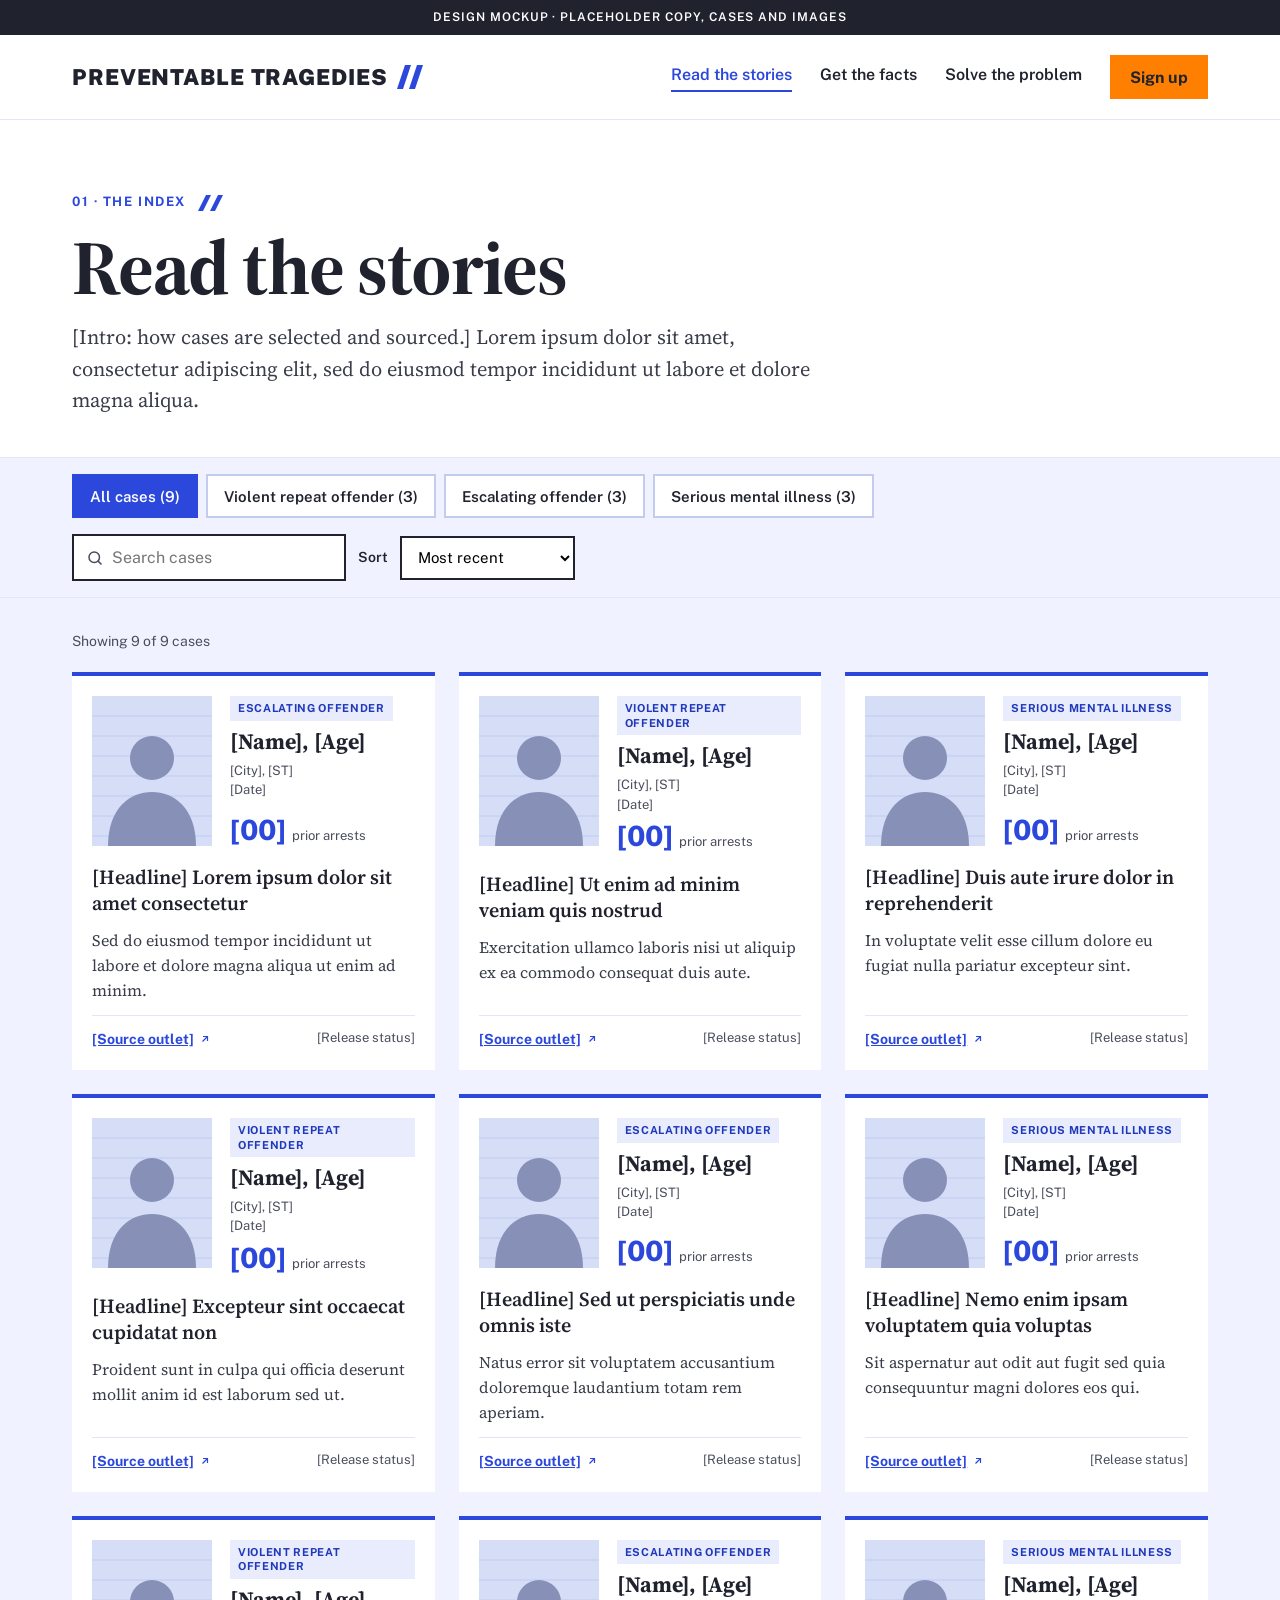
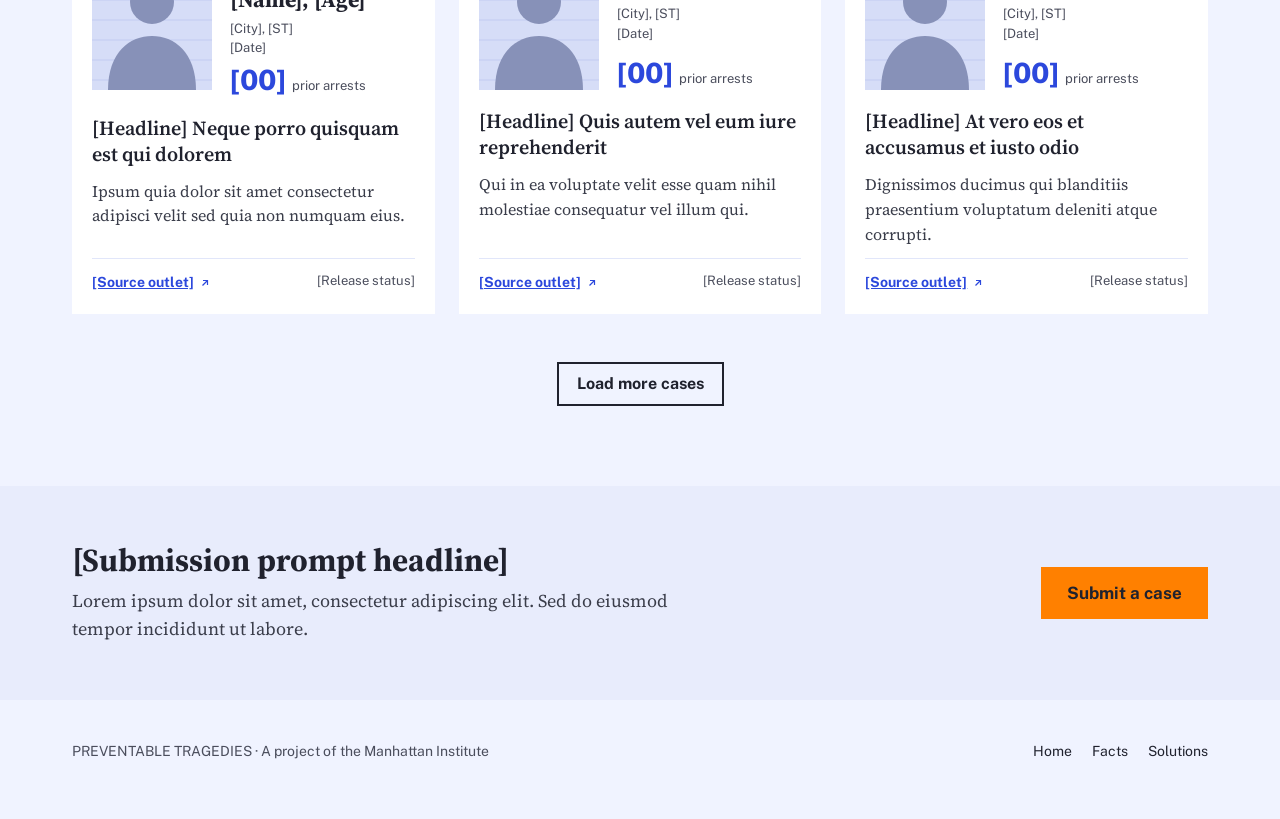
<file: stories.html>
<!doctype html>
<html lang="en">
<head>
  <meta charset="utf-8">
  <meta name="viewport" content="width=device-width, initial-scale=1">
  <title>Read the stories — Preventable Tragedies</title>
  <meta name="description" content="[Description of the stories index]">
  <link rel="preconnect" href="https://fonts.googleapis.com">
  <link rel="preconnect" href="https://fonts.gstatic.com" crossorigin>
  <link rel="stylesheet" href="https://fonts.googleapis.com/css2?family=Public+Sans:wght@400;500;600;700;800;900&amp;family=Source+Serif+4:opsz,wght@8..60,400;8..60,600;8..60,700&amp;display=swap">
  <link rel="stylesheet" href="assets/css/styles.css">
  <script src="assets/js/stories-data.js" defer></script>
  <script src="assets/js/main.js" defer></script>
</head>
<body>
  <a class="skip-link" href="#main">Skip to content</a>
  <div class="mock-banner">Design mockup · Placeholder copy, cases and images</div>

  <header class="site-header">
    <div class="container site-header__inner">
      <a href="index.html" class="wordmark">
        PREVENTABLE TRAGEDIES
        <svg class="slash" width="30" height="24" viewBox="0 0 30 24" aria-hidden="true"><path d="M8 0h6L6 24H0Z"/><path d="M20 0h6l-8 24h-6Z"/></svg>
      </a>
      <nav class="site-nav" aria-label="Main">
        <a href="stories.html" aria-current="page">Read the stories</a>
        <a href="facts.html">Get the facts</a>
        <a href="solve.html">Solve the problem</a>
        <a href="index.html#signup" class="btn btn--primary btn--sm">Sign up</a>
      </nav>
    </div>
  </header>

  <main id="main">

    <section class="section--white">
      <div class="container stack" style="padding-block: 72px 40px">
        <div class="kicker-row">
          <div class="kicker">01 · The index</div>
          <svg class="slash" width="30" height="16" viewBox="0 0 30 16" aria-hidden="true"><path d="M8 0h5L5 16H0Z"/><path d="M20 0h5l-8 16h-5Z"/></svg>
        </div>
        <h1 class="h1">Read the stories</h1>
        <p class="lede">[Intro: how cases are selected and sourced.] Lorem ipsum dolor sit amet, consectetur adipiscing elit, sed do eiusmod tempor incididunt ut labore et dolore magna aliqua.</p>
      </div>
    </section>

    <!-- Sticky filter bar -->
    <section class="filter-bar" aria-label="Filters">
      <div class="container filter-bar__inner">
        <div id="category-chips" class="chip-group" role="group" aria-label="Filter by category"></div>
        <div class="row">
          <label for="case-search" class="visually-hidden">Search cases</label>
          <div class="search">
            <svg width="18" height="18" viewBox="0 0 24 24" fill="none" stroke="#4A4D5C" stroke-width="2" stroke-linecap="square" aria-hidden="true"><circle cx="11" cy="11" r="7"/><path d="m20 20-3.5-3.5"/></svg>
            <input id="case-search" type="search" placeholder="Search cases">
          </div>
          <label for="case-sort" class="field-label" style="font-size: 14px">Sort</label>
          <select id="case-sort" class="select">
            <option value="recent">Most recent</option>
            <option value="arrests">Most prior arrests</option>
            <option value="state">State</option>
          </select>
        </div>
      </div>
    </section>

    <div class="container result-count" aria-live="polite">Showing <span id="case-count">0</span> of <span id="case-total">0</span> cases</div>

    <section class="container card-grid" id="case-grid" aria-label="Cases"></section>

    <div class="container empty-state" id="case-empty" hidden>[Empty-state message]</div>

    <div class="container load-more">
      <button type="button" id="load-more" class="btn btn--secondary btn--sm">Load more cases</button>
    </div>

    <section class="section--sky">
      <div class="container section--tight row row--between row--lg">
        <div class="stack stack--sm" style="max-width: 640px">
          <div class="h3" style="font-size: 32px">[Submission prompt headline]</div>
          <p class="flush text-body">Lorem ipsum dolor sit amet, consectetur adipiscing elit. Sed do eiusmod tempor incididunt ut labore.</p>
        </div>
        <a href="#" class="btn btn--primary">Submit a case</a>
      </div>
    </section>

  </main>

  <footer class="container site-footer">
    <div>PREVENTABLE TRAGEDIES · A project of the Manhattan Institute</div>
    <nav aria-label="Footer">
      <a href="index.html">Home</a>
      <a href="facts.html">Facts</a>
      <a href="solve.html">Solutions</a>
    </nav>
  </footer>

  <!-- One story card. main.js clones this for each record in stories-data.js -->
  <template id="story-card-template">
    <article class="story-card">
      <div class="story-card__top">
        <div data-photo>
          <svg class="photo-placeholder" viewBox="0 0 120 150" role="img" aria-label="Booking photo placeholder"><rect class="bg" width="120" height="150"/><g class="lines"><line x1="0" y1="20" x2="120" y2="20"/><line x1="0" y1="40" x2="120" y2="40"/><line x1="0" y1="60" x2="120" y2="60"/><line x1="0" y1="80" x2="120" y2="80"/><line x1="0" y1="100" x2="120" y2="100"/><line x1="0" y1="120" x2="120" y2="120"/><line x1="0" y1="140" x2="120" y2="140"/></g><circle class="ph-fig" cx="60" cy="62" r="22"/><path class="ph-fig" d="M16 150 C16 112 38 96 60 96 C82 96 104 112 104 150 Z"/></svg>
        </div>
        <div class="story-card__id">
          <span class="tag tag--soft" data-field="category">[Category]</span>
          <div class="story-card__name"><span data-field="name">[Name]</span>, <span data-field="age">[Age]</span></div>
          <div class="story-card__place"><span data-field="place">[City, State]</span><br><span data-field="date">[Date]</span></div>
          <div class="story-card__arrests"><strong data-field="priorArrests">[00]</strong><span>prior arrests</span></div>
        </div>
      </div>
      <div class="story-card__body">
        <h2 class="story-card__headline" data-field="headline">[Headline]</h2>
        <p class="story-card__summary" data-field="summary">[Summary]</p>
        <div class="story-card__foot">
          <a href="https://example.com" data-href="source.url" target="_blank" rel="noopener"><span data-field="source.outlet">[Source outlet]</span>
            <svg width="12" height="12" viewBox="0 0 24 24" fill="none" stroke="currentColor" stroke-width="2.4" aria-hidden="true"><path d="M7 17 17 7"/><path d="M8 7h9v9"/></svg>
          </a>
          <span class="story-card__status" data-field="status">[Release status]</span>
        </div>
      </div>
    </article>
  </template>
</body>
</html>
</file>
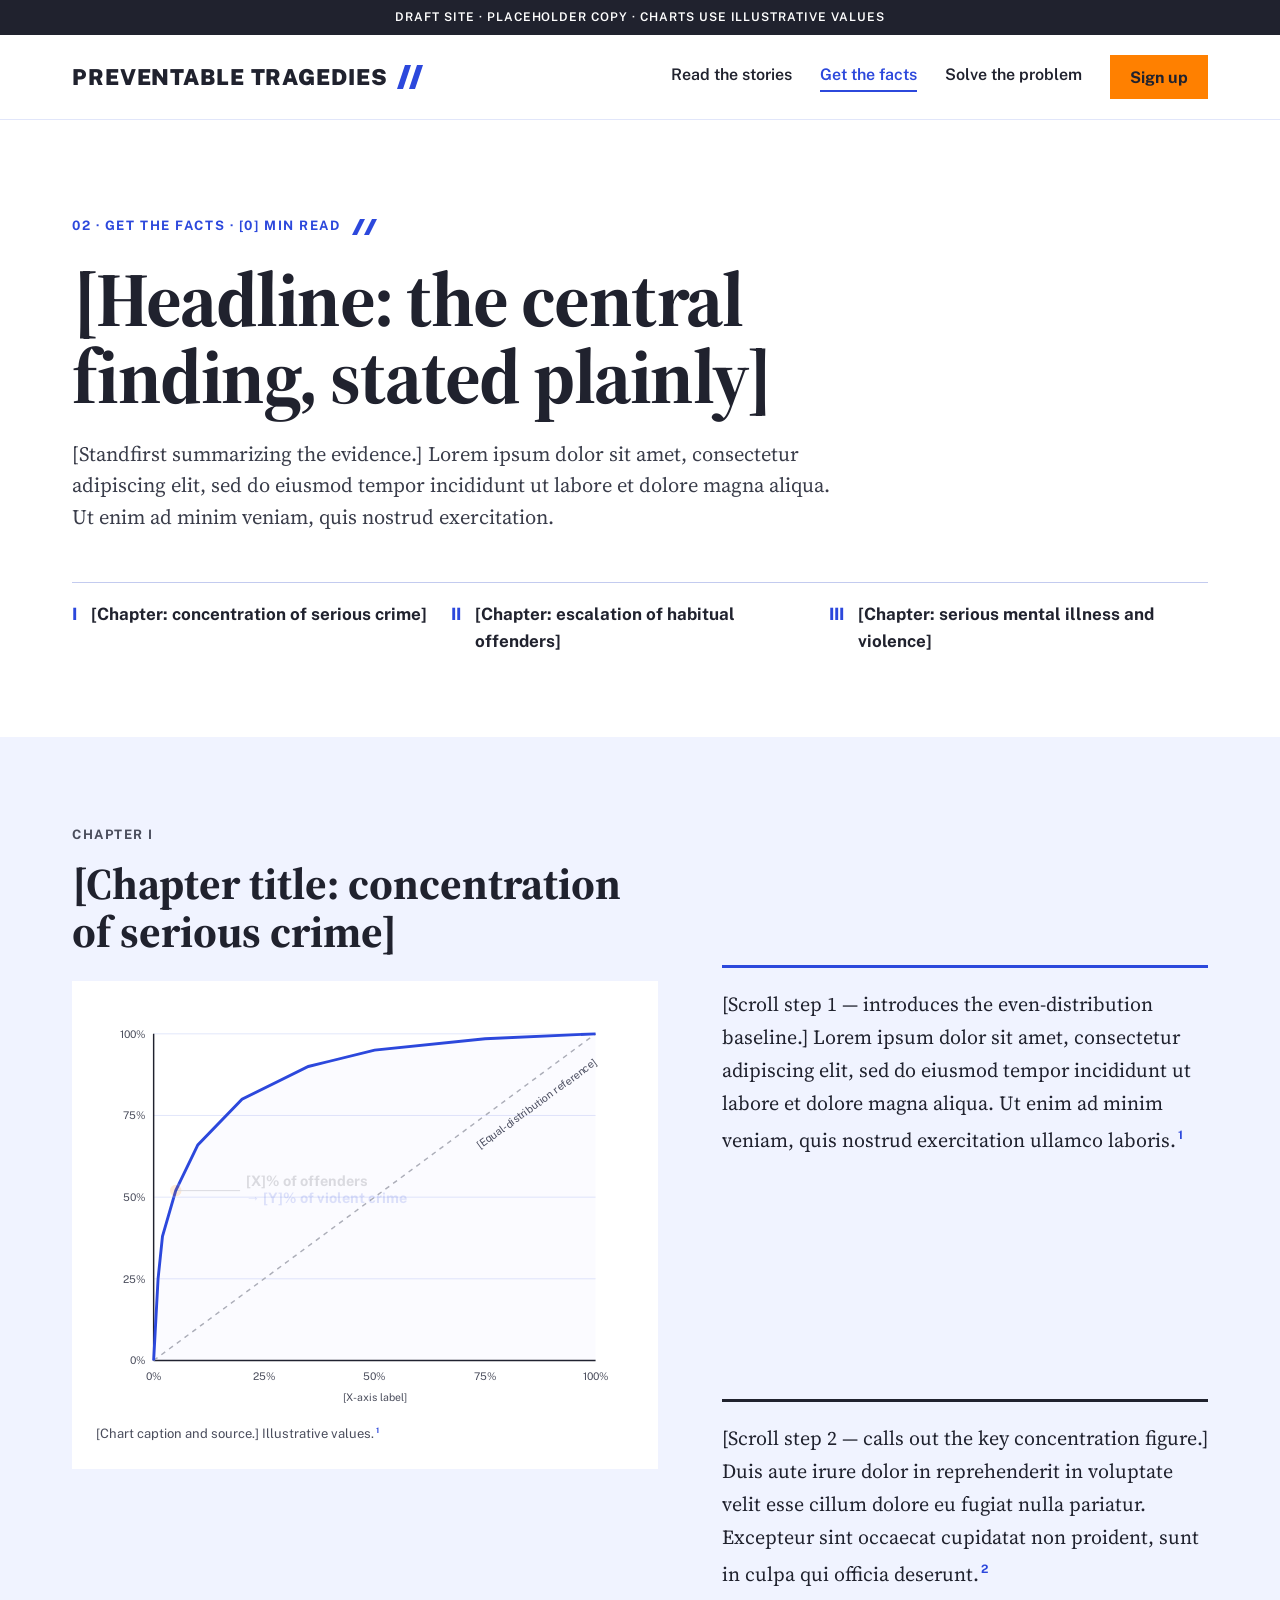
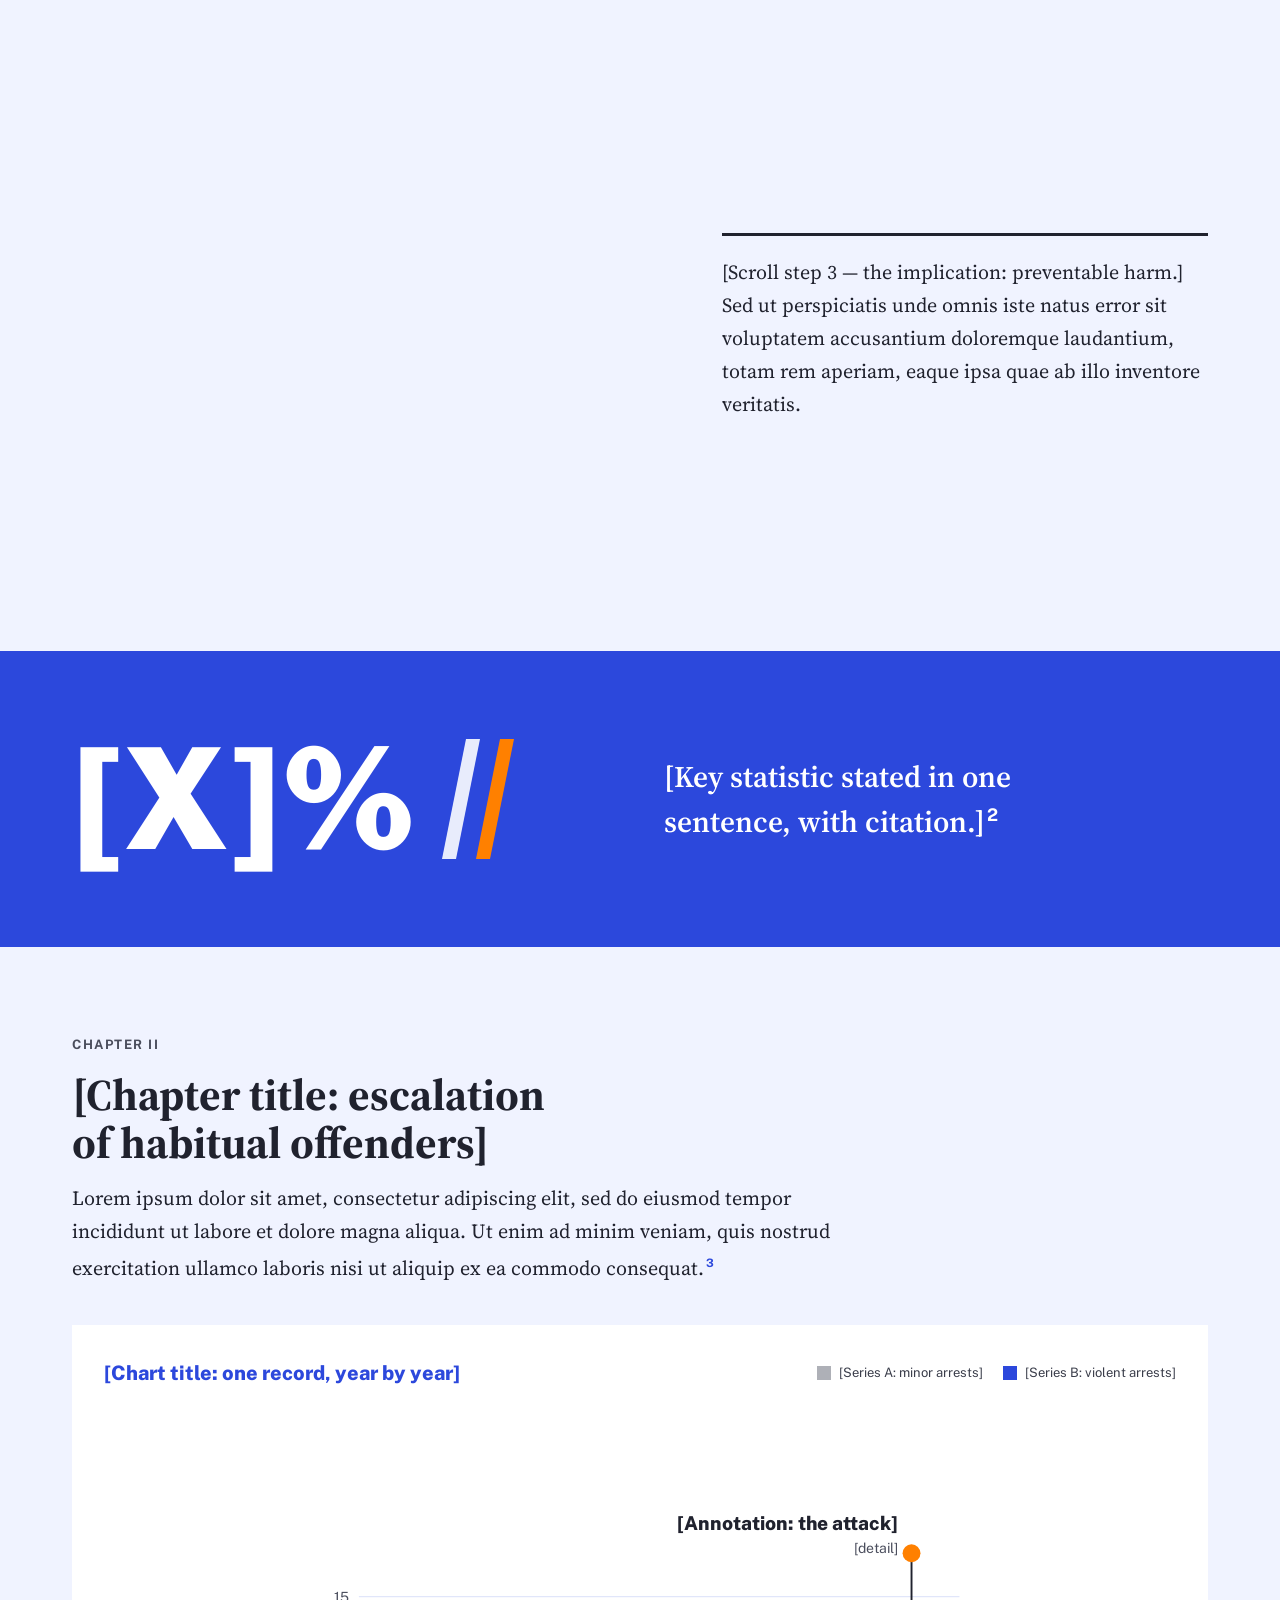
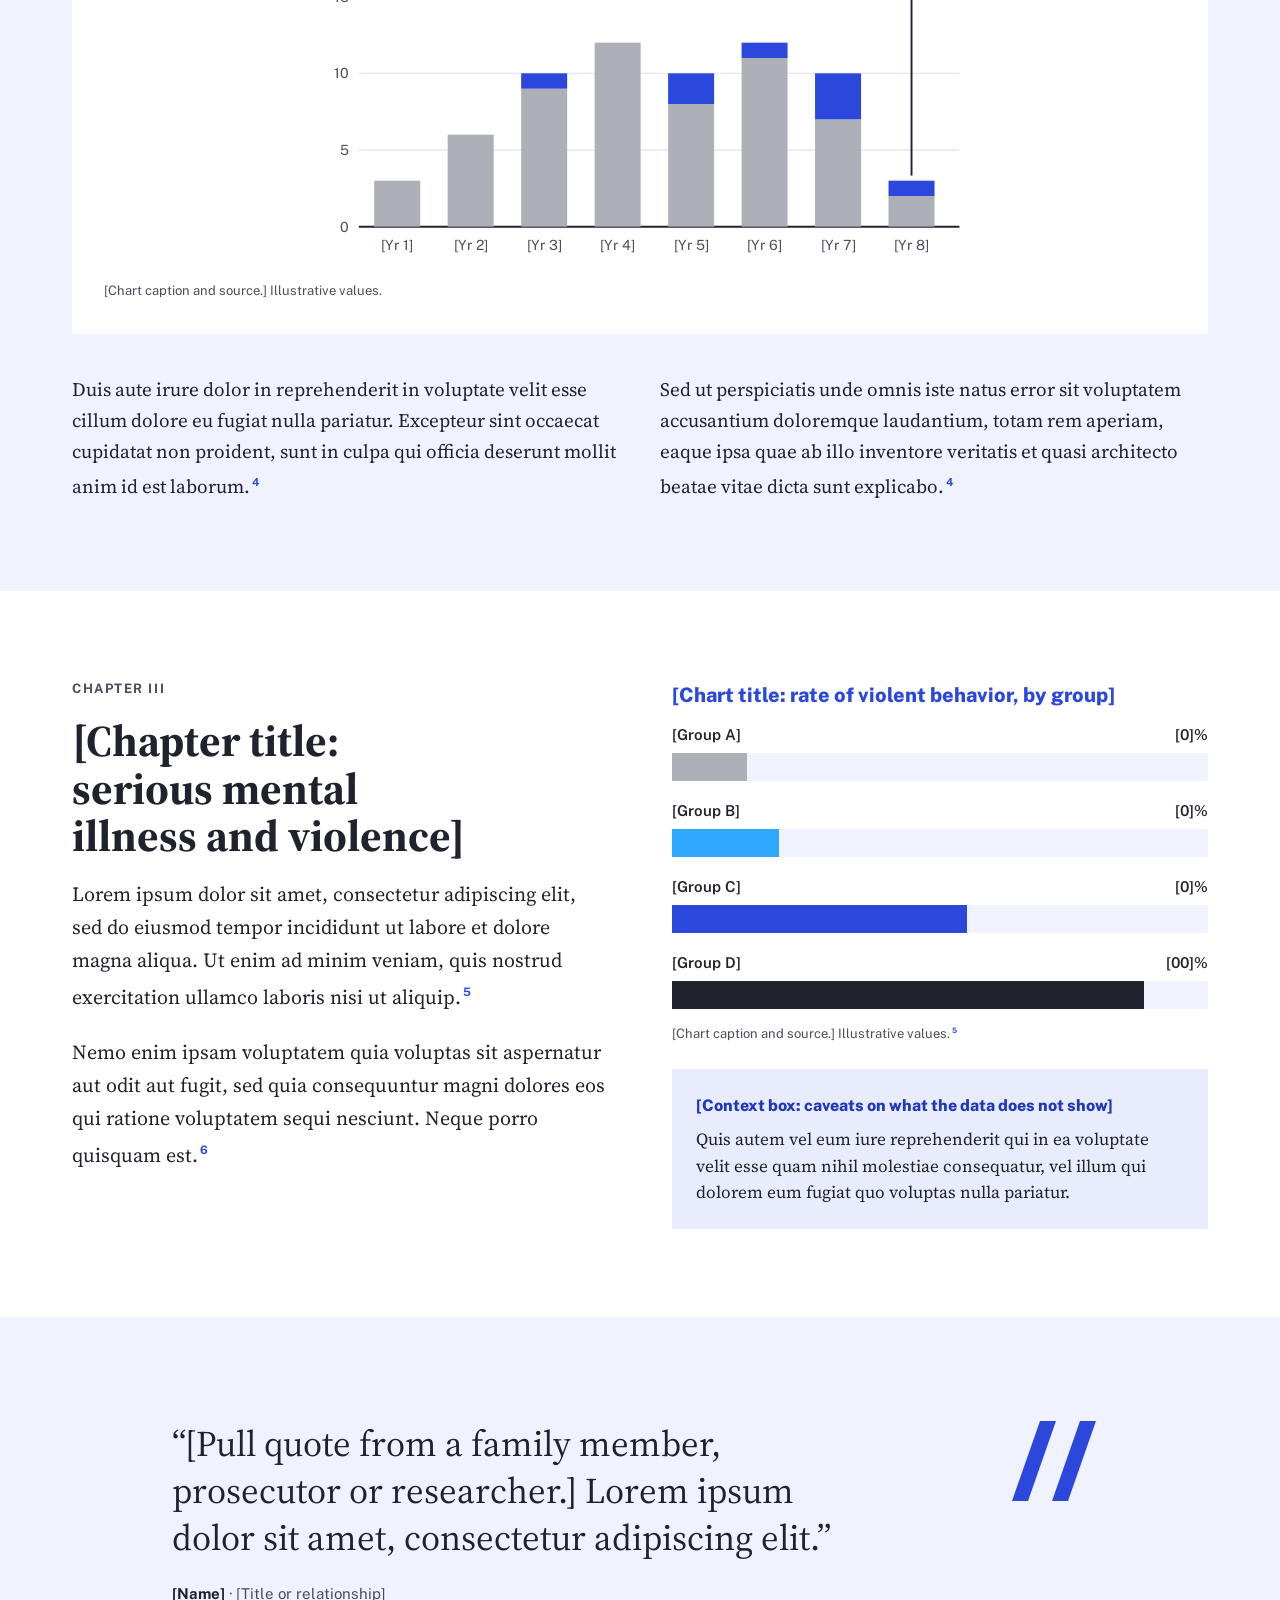
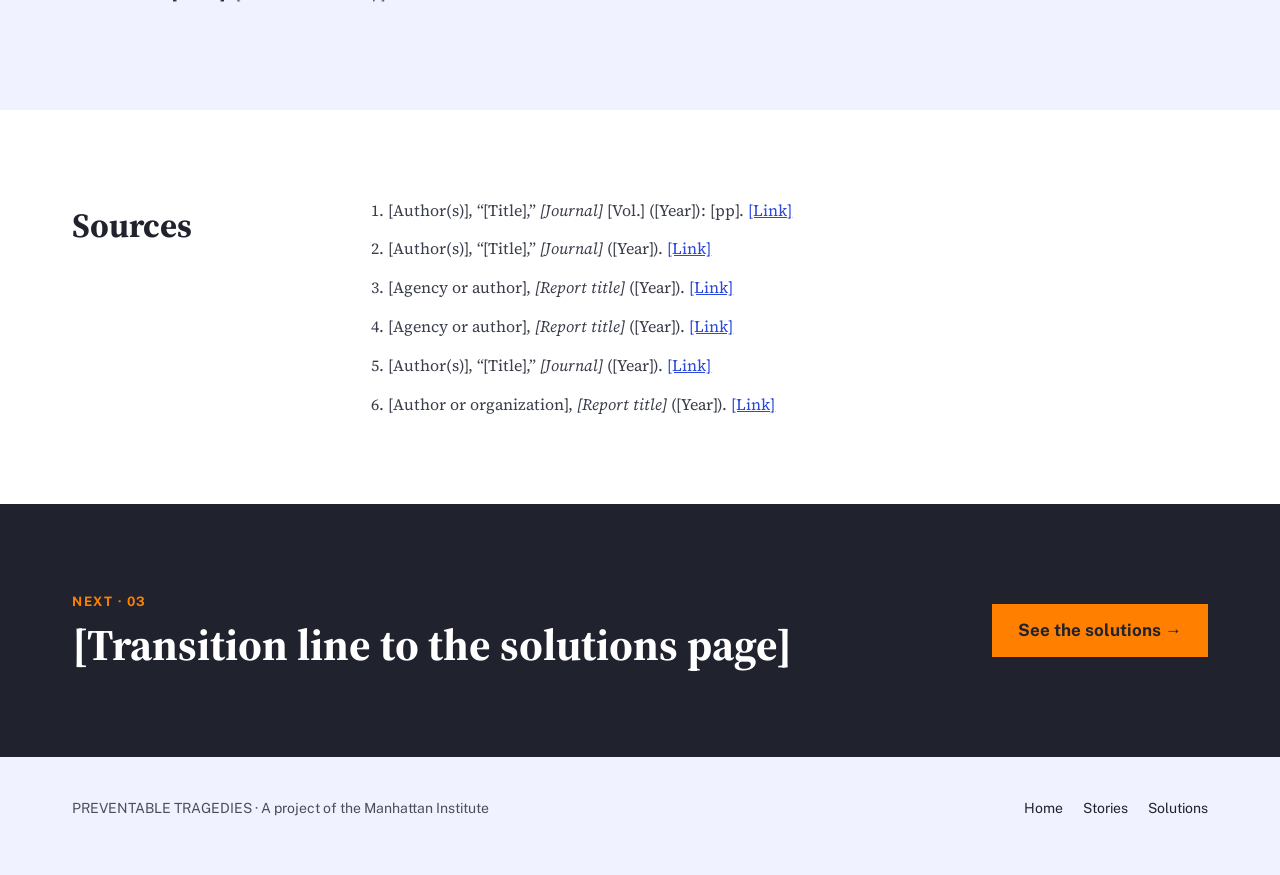
<file: site/facts.html>
<!doctype html>
<html lang="en">
<head>
  <meta charset="utf-8">
  <meta name="viewport" content="width=device-width, initial-scale=1">
  <meta name="robots" content="noindex">
  <title>Get the facts — Preventable Tragedies</title>
  <meta name="description" content="[Description of the research explainer]">
  <link rel="preconnect" href="https://fonts.googleapis.com">
  <link rel="preconnect" href="https://fonts.gstatic.com" crossorigin>
  <link rel="stylesheet" href="https://fonts.googleapis.com/css2?family=Public+Sans:wght@400;500;600;700;800;900&amp;family=Source+Serif+4:opsz,wght@8..60,400;8..60,600;8..60,700&amp;display=swap">
  <link rel="stylesheet" href="assets/css/styles.css">
  <script src="assets/js/main.js" defer></script>
</head>
<body>
  <a class="skip-link" href="#main">Skip to content</a>
  <div class="mock-banner">Draft site · Placeholder copy · Charts use illustrative values</div>

  <header class="site-header">
    <div class="container site-header__inner">
      <a href="index.html" class="wordmark">
        PREVENTABLE TRAGEDIES
        <svg class="slash" width="30" height="24" viewBox="0 0 30 24" aria-hidden="true"><path d="M8 0h6L6 24H0Z"/><path d="M20 0h6l-8 24h-6Z"/></svg>
      </a>
      <nav class="site-nav" aria-label="Main">
        <a href="stories.html">Read the stories</a>
        <a href="facts.html" aria-current="page">Get the facts</a>
        <a href="solve.html">Solve the problem</a>
        <a href="index.html#signup" class="btn btn--primary btn--sm">Sign up</a>
      </nav>
    </div>
  </header>

  <main id="main">

    <!-- Intro -->
    <section class="section--white">
      <div class="container stack stack--lg" style="padding-block: 96px 64px">
        <div class="kicker-row">
          <div class="kicker">02 · Get the facts · [0] min read</div>
          <svg class="slash" width="30" height="16" viewBox="0 0 30 16" aria-hidden="true"><path d="M8 0h5L5 16H0Z"/><path d="M20 0h5l-8 16h-5Z"/></svg>
        </div>
        <h1 class="h1">[Headline: the central finding, stated plainly]</h1>
        <p class="lede">[Standfirst summarizing the evidence.] Lorem ipsum dolor sit amet, consectetur adipiscing elit, sed do eiusmod tempor incididunt ut labore et dolore magna aliqua. Ut enim ad minim veniam, quis nostrud exercitation.</p>
        <nav class="chapter-nav" aria-label="Chapters">
          <a href="#ch1"><span>I</span>[Chapter: concentration of serious crime]</a>
          <a href="#ch2"><span>II</span>[Chapter: escalation of habitual offenders]</a>
          <a href="#ch3"><span>III</span>[Chapter: serious mental illness and violence]</a>
        </nav>
      </div>
    </section>

    <!-- Chapter I: scrollytelling -->
    <section id="ch1" class="section section--ground" aria-labelledby="ch1-h">
      <div class="container scrolly">
        <div class="scrolly__graphic">
          <div class="kicker kicker--muted">Chapter I</div>
          <h2 id="ch1-h" class="h2">[Chapter title: concentration of serious crime]</h2>
          <figure class="figure" style="margin-top: 12px">
            <svg class="chart" viewBox="0 0 560 420" role="img" aria-label="Illustrative concentration curve: a small share of offenders accounts for a large share of violent crime">
              <g stroke="#E1E6FA" stroke-width="1">
                <line x1="60" y1="30" x2="520" y2="30"/><line x1="60" y1="115" x2="520" y2="115"/><line x1="60" y1="200" x2="520" y2="200"/><line x1="60" y1="285" x2="520" y2="285"/>
              </g>
              <line x1="60" y1="370" x2="520" y2="370" stroke="#20222E" stroke-width="1.5"/>
              <line x1="60" y1="30" x2="60" y2="370" stroke="#20222E" stroke-width="1.5"/>
              <!-- Step 1 layer: equal-distribution reference -->
              <g data-hl="1">
                <line x1="60" y1="370" x2="520" y2="30" stroke="#AEB0B7" stroke-width="1.5" stroke-dasharray="5 5"/>
                <text x="400" y="150" font-size="11" fill="#4A4D5C" transform="rotate(-36 400 150)">[Equal-distribution reference]</text>
              </g>
              <!-- Step 3 layer: shaded area -->
              <path data-hl="3" d="M60 370 L64.6 285 L69.2 240.8 L83 193.2 L106 145.6 L152 98 L221 64 L290 47 L405 35.1 L520 30 L520 370 Z" fill="#2C48DC" fill-opacity="0.12"/>
              <path d="M60 370 L64.6 285 L69.2 240.8 L83 193.2 L106 145.6 L152 98 L221 64 L290 47 L405 35.1 L520 30" fill="none" stroke="#2C48DC" stroke-width="3"/>
              <!-- Step 2 layer: annotation -->
              <g data-hl="2">
                <circle cx="83" cy="193.2" r="7" fill="#FF8000" stroke="#FFFFFF" stroke-width="2"/>
                <line x1="83" y1="193.2" x2="150" y2="193.2" stroke="#20222E" stroke-width="1"/>
                <text x="156" y="188" font-weight="700" font-size="15" fill="#20222E">[X]% of offenders</text>
                <text x="156" y="206" font-weight="700" font-size="15" fill="#2C48DC">→ [Y]% of violent crime</text>
              </g>
              <g font-size="11" fill="#4A4D5C">
                <text x="52" y="374" text-anchor="end">0%</text><text x="52" y="289" text-anchor="end">25%</text><text x="52" y="204" text-anchor="end">50%</text><text x="52" y="119" text-anchor="end">75%</text><text x="52" y="34" text-anchor="end">100%</text>
                <text x="60" y="390" text-anchor="middle">0%</text><text x="175" y="390" text-anchor="middle">25%</text><text x="290" y="390" text-anchor="middle">50%</text><text x="405" y="390" text-anchor="middle">75%</text><text x="520" y="390" text-anchor="middle">100%</text>
                <text x="290" y="412" text-anchor="middle">[X-axis label]</text>
              </g>
            </svg>
            <figcaption class="figure__caption">[Chart caption and source.] Illustrative values.<sup><a href="#n1">1</a></sup></figcaption>
          </figure>
        </div>
        <div class="scrolly__steps">
          <div class="step" data-step="1">
            <p>[Scroll step 1 — introduces the even-distribution baseline.] Lorem ipsum dolor sit amet, consectetur adipiscing elit, sed do eiusmod tempor incididunt ut labore et dolore magna aliqua. Ut enim ad minim veniam, quis nostrud exercitation ullamco laboris.<sup><a href="#n1">1</a></sup></p>
          </div>
          <div class="step" data-step="2">
            <p>[Scroll step 2 — calls out the key concentration figure.] Duis aute irure dolor in reprehenderit in voluptate velit esse cillum dolore eu fugiat nulla pariatur. Excepteur sint occaecat cupidatat non proident, sunt in culpa qui officia deserunt.<sup><a href="#n2">2</a></sup></p>
          </div>
          <div class="step" data-step="3">
            <p>[Scroll step 3 — the implication: preventable harm.] Sed ut perspiciatis unde omnis iste natus error sit voluptatem accusantium doloremque laudantium, totam rem aperiam, eaque ipsa quae ab illo inventore veritatis.</p>
          </div>
        </div>
      </div>
    </section>

    <!-- Key figure band -->
    <section class="section section--blue" aria-label="Key figure">
      <div class="container split">
        <div class="keyfig">
          <div class="keyfig__num">[X]%</div>
          <svg class="slash" width="72" height="120" viewBox="0 0 72 120" aria-hidden="true"><path d="M24 0h14L14 120H0Z" style="fill: #E8ECFC"/><path d="M58 0h14L48 120H34Z" style="fill: #FF8000"/></svg>
        </div>
        <p class="keyfig__text">[Key statistic stated in one sentence, with citation.]<sup><a href="#n2">2</a></sup></p>
      </div>
    </section>

    <!-- Chapter II -->
    <section id="ch2" class="section" aria-labelledby="ch2-h">
      <div class="container stack" style="gap: 40px">
        <div class="stack" style="max-width: 760px">
          <div class="kicker kicker--muted">Chapter II</div>
          <h2 id="ch2-h" class="h2">[Chapter title: escalation of habitual offenders]</h2>
          <p class="body-lg flush">Lorem ipsum dolor sit amet, consectetur adipiscing elit, sed do eiusmod tempor incididunt ut labore et dolore magna aliqua. Ut enim ad minim veniam, quis nostrud exercitation ullamco laboris nisi ut aliquip ex ea commodo consequat.<sup><a href="#n3">3</a></sup></p>
        </div>
        <figure class="figure" style="padding: 32px; gap: 16px">
          <div class="row row--between">
            <div class="figure__title">[Chart title: one record, year by year]</div>
            <div class="legend">
              <span><i style="background: #AEB0B7"></i>[Series A: minor arrests]</span>
              <span><i style="background: #2C48DC"></i>[Series B: violent arrests]</span>
            </div>
          </div>
          <svg class="chart" viewBox="0 0 560 360" style="max-height: 460px" role="img" aria-label="Illustrative stacked bars of one offender’s arrests per year, ending in a serious violent crime">
            <g stroke="#E1E6FA" stroke-width="1"><line x1="60" y1="270" x2="530" y2="270"/><line x1="60" y1="210" x2="530" y2="210"/><line x1="60" y1="150" x2="530" y2="150"/></g>
            <line x1="60" y1="330" x2="530" y2="330" stroke="#20222E" stroke-width="1.5"/>
            <g fill="#AEB0B7">
              <rect x="72" y="294" width="36" height="36"/><rect x="129.5" y="258" width="36" height="72"/><rect x="187" y="222" width="36" height="108"/><rect x="244.5" y="186" width="36" height="144"/><rect x="302" y="234" width="36" height="96"/><rect x="359.5" y="198" width="36" height="132"/><rect x="417" y="246" width="36" height="84"/><rect x="474.5" y="306" width="36" height="24"/>
            </g>
            <g fill="#2C48DC">
              <rect x="187" y="210" width="36" height="12"/><rect x="302" y="210" width="36" height="24"/><rect x="359.5" y="186" width="36" height="12"/><rect x="417" y="210" width="36" height="36"/><rect x="474.5" y="294" width="36" height="12"/>
            </g>
            <line x1="492.5" y1="290" x2="492.5" y2="120" stroke="#20222E" stroke-width="1.5"/>
            <circle cx="492.5" cy="116" r="7" fill="#FF8000"/>
            <text x="482" y="98" text-anchor="end" font-weight="800" font-size="15" fill="#20222E">[Annotation: the attack]</text>
            <text x="482" y="116" text-anchor="end" font-size="11" fill="#4A4D5C">[detail]</text>
            <g font-size="11" fill="#4A4D5C">
              <text x="90" y="348" text-anchor="middle">[Yr 1]</text><text x="147.5" y="348" text-anchor="middle">[Yr 2]</text><text x="205" y="348" text-anchor="middle">[Yr 3]</text><text x="262.5" y="348" text-anchor="middle">[Yr 4]</text><text x="320" y="348" text-anchor="middle">[Yr 5]</text><text x="377.5" y="348" text-anchor="middle">[Yr 6]</text><text x="435" y="348" text-anchor="middle">[Yr 7]</text><text x="492.5" y="348" text-anchor="middle">[Yr 8]</text>
              <text x="52" y="334" text-anchor="end">0</text><text x="52" y="274" text-anchor="end">5</text><text x="52" y="214" text-anchor="end">10</text><text x="52" y="154" text-anchor="end">15</text>
            </g>
          </svg>
          <figcaption class="figure__caption">[Chart caption and source.] Illustrative values.</figcaption>
        </figure>
        <div class="two-col">
          <p>Duis aute irure dolor in reprehenderit in voluptate velit esse cillum dolore eu fugiat nulla pariatur. Excepteur sint occaecat cupidatat non proident, sunt in culpa qui officia deserunt mollit anim id est laborum.<sup><a href="#n4">4</a></sup></p>
          <p>Sed ut perspiciatis unde omnis iste natus error sit voluptatem accusantium doloremque laudantium, totam rem aperiam, eaque ipsa quae ab illo inventore veritatis et quasi architecto beatae vitae dicta sunt explicabo.<sup><a href="#n4">4</a></sup></p>
        </div>
      </div>
    </section>

    <!-- Chapter III -->
    <section id="ch3" class="section section--white" aria-labelledby="ch3-h">
      <div class="container proposal" style="align-items: flex-start">
        <div class="proposal__text">
          <div class="kicker kicker--muted">Chapter III</div>
          <h2 id="ch3-h" class="h2">[Chapter title: serious mental illness and violence]</h2>
          <div class="prose body-lg">
            <p>Lorem ipsum dolor sit amet, consectetur adipiscing elit, sed do eiusmod tempor incididunt ut labore et dolore magna aliqua. Ut enim ad minim veniam, quis nostrud exercitation ullamco laboris nisi ut aliquip.<sup><a href="#n5">5</a></sup></p>
            <p>Nemo enim ipsam voluptatem quia voluptas sit aspernatur aut odit aut fugit, sed quia consequuntur magni dolores eos qui ratione voluptatem sequi nesciunt. Neque porro quisquam est.<sup><a href="#n6">6</a></sup></p>
          </div>
        </div>
        <div class="proposal__graphic stack stack--lg">
          <figure class="figure figure--flush">
            <div class="figure__title">[Chart title: rate of violent behavior, by group]</div>
            <div class="stack" style="gap: 18px">
              <div class="hbar"><div class="hbar__label"><span>[Group A]</span><span>[0]%</span></div><div class="hbar__track"><div class="hbar__fill" style="width: 14%; background: #AEB0B7"></div></div></div>
              <div class="hbar"><div class="hbar__label"><span>[Group B]</span><span>[0]%</span></div><div class="hbar__track"><div class="hbar__fill" style="width: 20%; background: #2FA8FF"></div></div></div>
              <div class="hbar"><div class="hbar__label"><span>[Group C]</span><span>[0]%</span></div><div class="hbar__track"><div class="hbar__fill" style="width: 55%; background: #2C48DC"></div></div></div>
              <div class="hbar"><div class="hbar__label"><span>[Group D]</span><span>[00]%</span></div><div class="hbar__track"><div class="hbar__fill" style="width: 88%; background: #20222E"></div></div></div>
            </div>
            <figcaption class="figure__caption">[Chart caption and source.] Illustrative values.<sup><a href="#n5">5</a></sup></figcaption>
          </figure>
          <aside class="context-box" aria-label="Context">
            <div class="context-box__title">[Context box: caveats on what the data does not show]</div>
            <p>Quis autem vel eum iure reprehenderit qui in ea voluptate velit esse quam nihil molestiae consequatur, vel illum qui dolorem eum fugiat quo voluptas nulla pariatur.</p>
          </aside>
        </div>
      </div>
    </section>

    <!-- Pull quote -->
    <section aria-label="Quote">
      <div class="pullquote">
        <div class="pullquote__body">
          <blockquote>“[Pull quote from a family member, prosecutor or researcher.] Lorem ipsum dolor sit amet, consectetur adipiscing elit.”</blockquote>
          <cite><strong>[Name]</strong> · [Title or relationship]</cite>
        </div>
        <svg class="slash" width="96" height="80" viewBox="0 0 96 80" aria-hidden="true"><path d="M28 0h16L16 80H0Z"/><path d="M68 0h16L56 80H40Z"/></svg>
      </div>
    </section>

    <!-- Sources -->
    <section id="sources" class="section section--white" aria-labelledby="src-h">
      <div class="container sources">
        <h2 id="src-h">Sources</h2>
        <ol>
          <li id="n1">[Author(s)], “[Title],” <em>[Journal]</em> [Vol.] ([Year]): [pp]. <a href="#">[Link]</a></li>
          <li id="n2">[Author(s)], “[Title],” <em>[Journal]</em> ([Year]). <a href="#">[Link]</a></li>
          <li id="n3">[Agency or author], <em>[Report title]</em> ([Year]). <a href="#">[Link]</a></li>
          <li id="n4">[Agency or author], <em>[Report title]</em> ([Year]). <a href="#">[Link]</a></li>
          <li id="n5">[Author(s)], “[Title],” <em>[Journal]</em> ([Year]). <a href="#">[Link]</a></li>
          <li id="n6">[Author or organization], <em>[Report title]</em> ([Year]). <a href="#">[Link]</a></li>
        </ol>
      </div>
    </section>

    <!-- Next -->
    <section class="section section--dark">
      <div class="container row row--between row--lg">
        <div class="stack stack--sm">
          <div class="kicker kicker--orange">Next · 03</div>
          <div class="h2">[Transition line to the solutions page]</div>
        </div>
        <a href="solve.html" class="btn btn--primary">See the solutions →</a>
      </div>
    </section>

  </main>

  <footer class="container site-footer">
    <div>PREVENTABLE TRAGEDIES · A project of the Manhattan Institute</div>
    <nav aria-label="Footer">
      <a href="index.html">Home</a>
      <a href="stories.html">Stories</a>
      <a href="solve.html">Solutions</a>
    </nav>
  </footer>
</body>
</html>
</file>
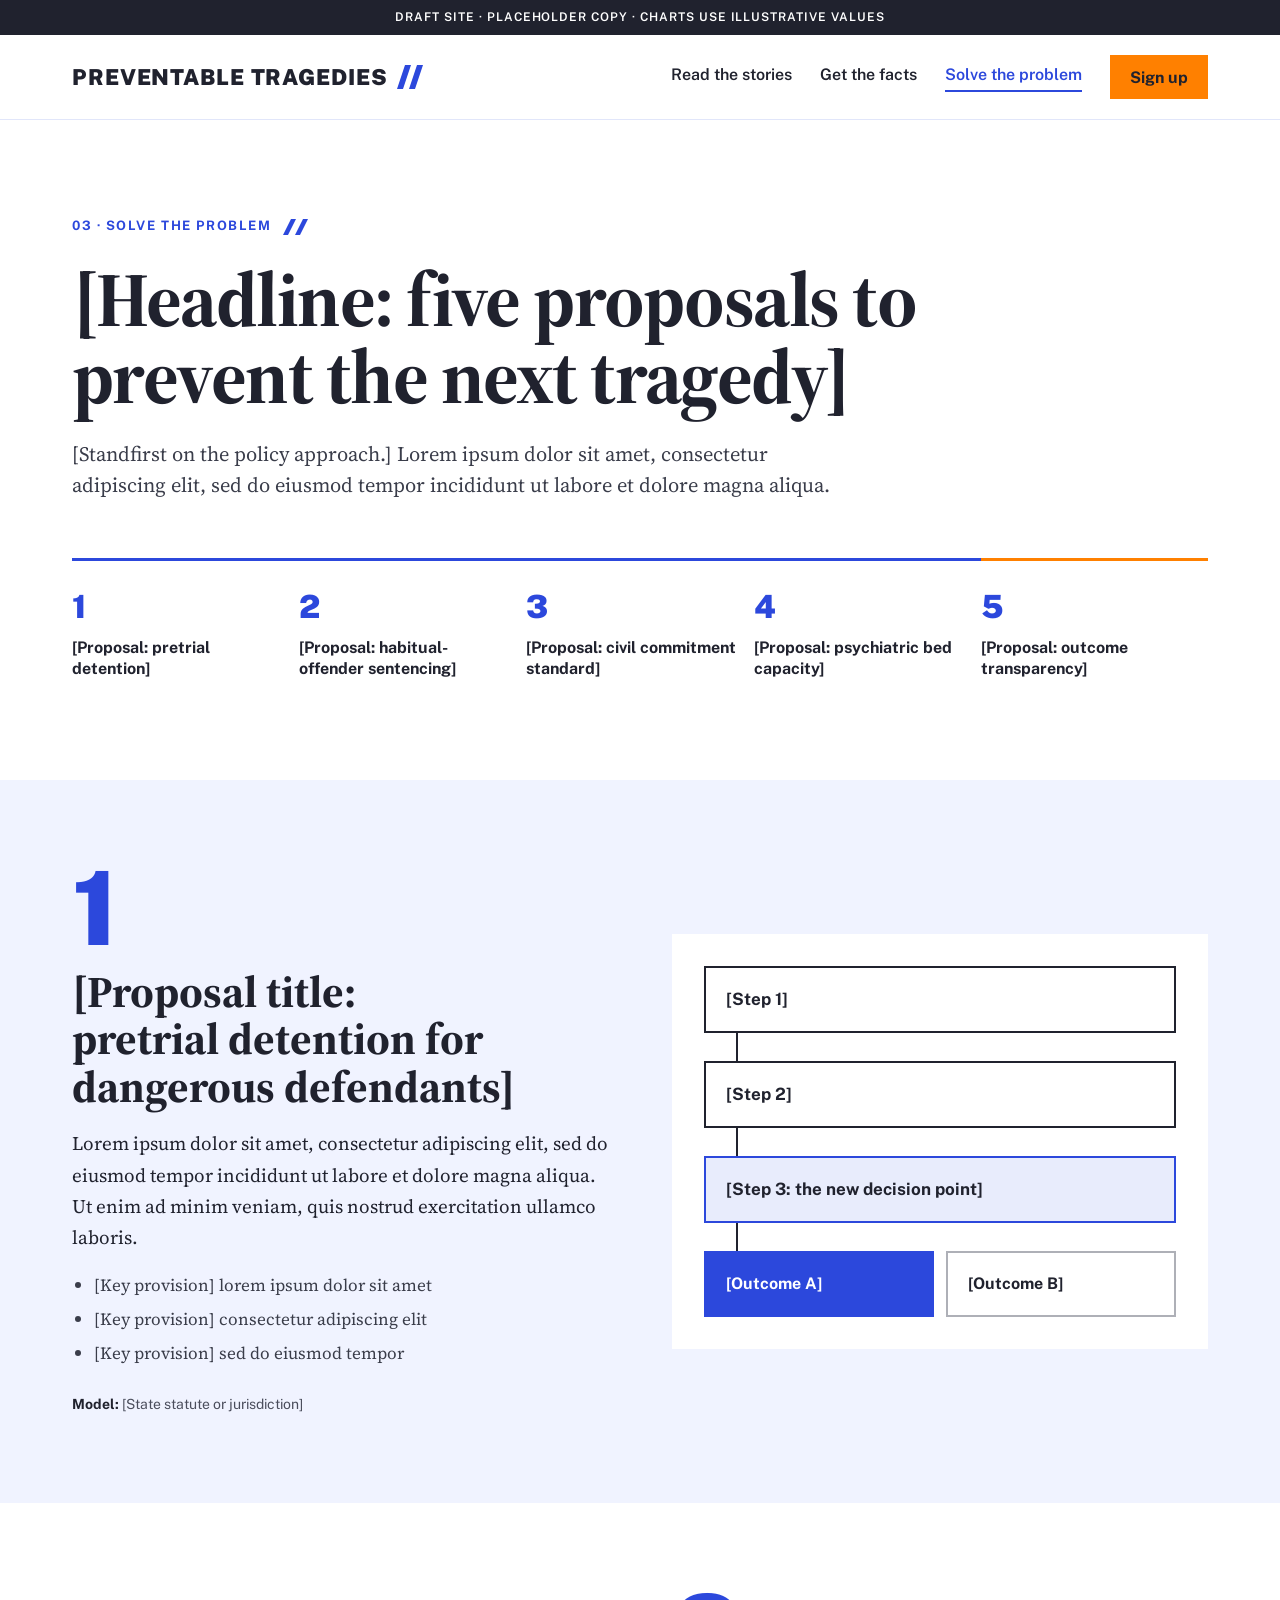
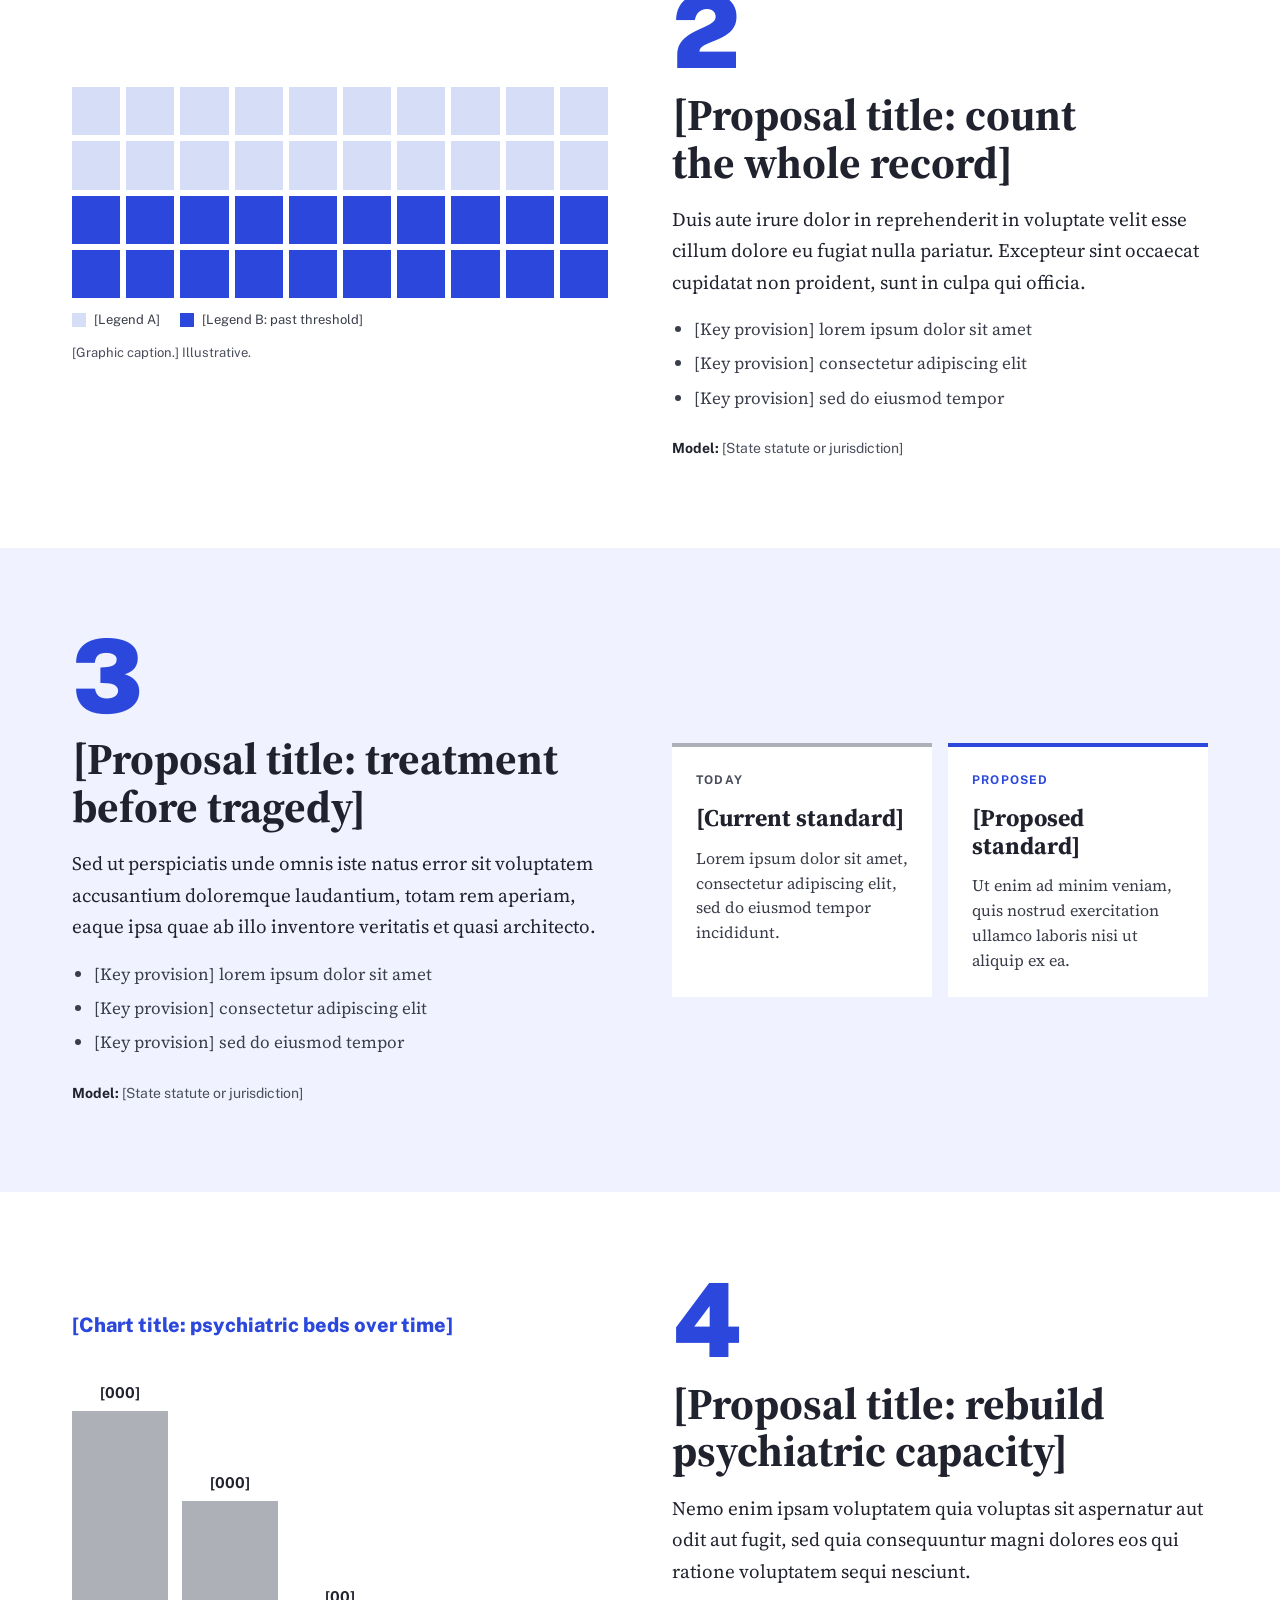
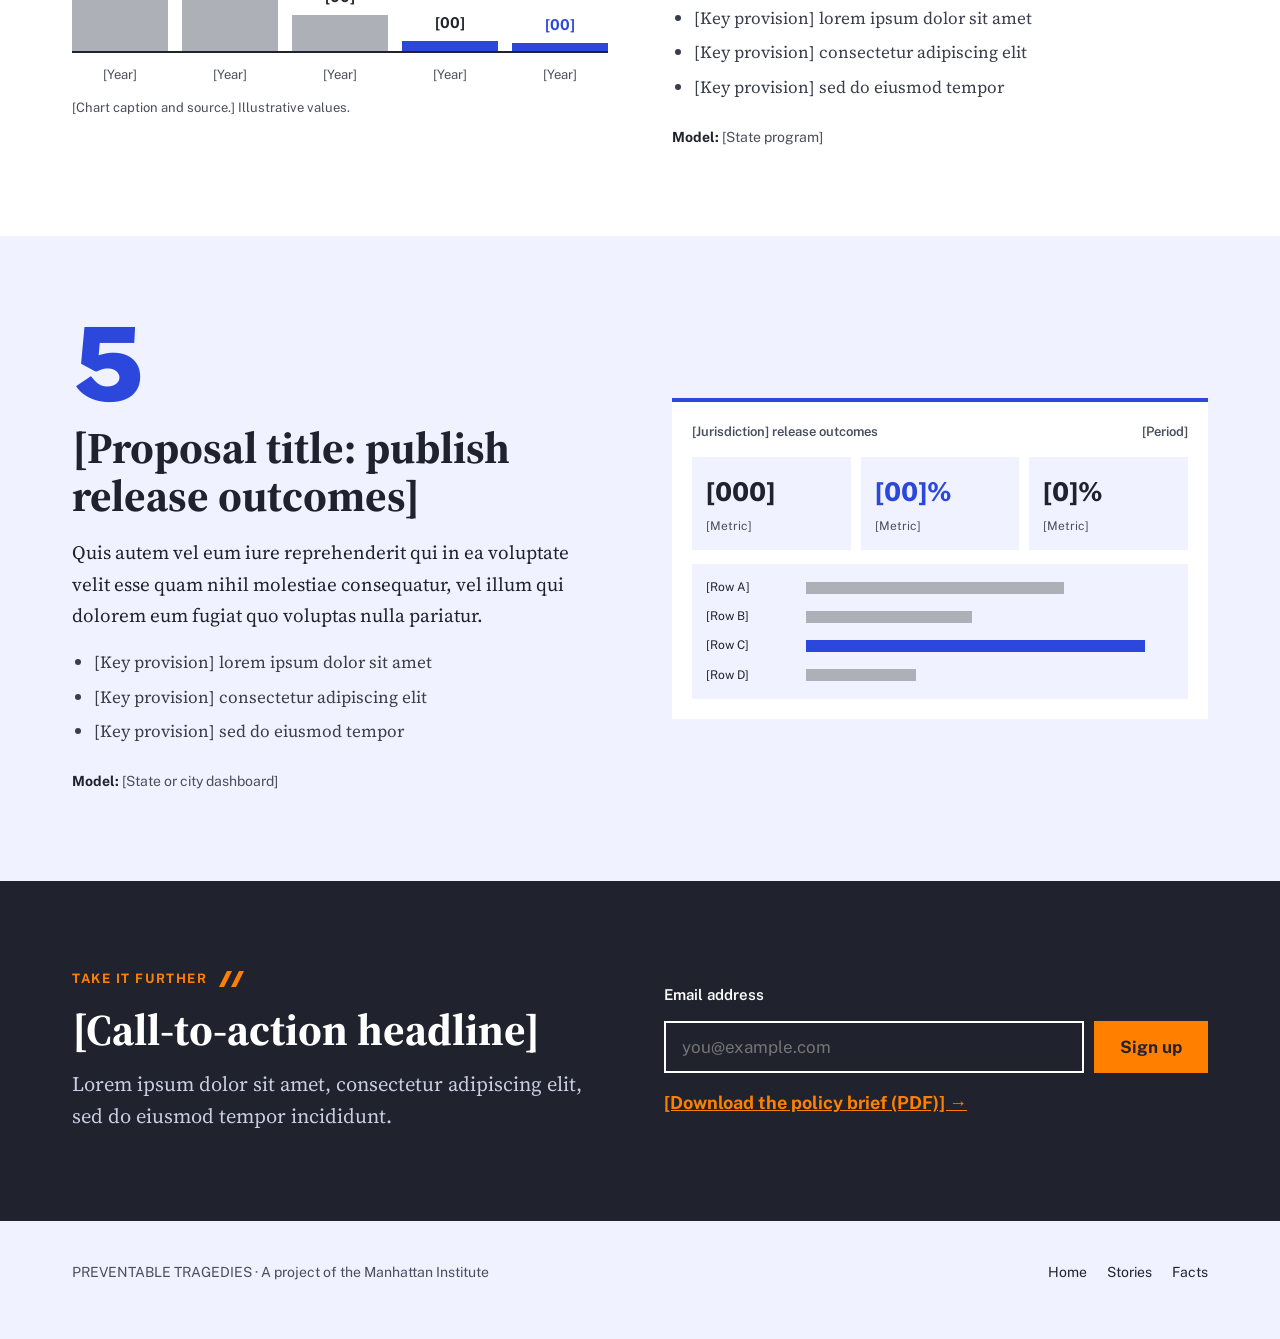
<file: site/solve.html>
<!doctype html>
<html lang="en">
<head>
  <meta charset="utf-8">
  <meta name="viewport" content="width=device-width, initial-scale=1">
  <meta name="robots" content="noindex">
  <title>Solve the problem — Preventable Tragedies</title>
  <meta name="description" content="[Description of the five policy proposals]">
  <link rel="preconnect" href="https://fonts.googleapis.com">
  <link rel="preconnect" href="https://fonts.gstatic.com" crossorigin>
  <link rel="stylesheet" href="https://fonts.googleapis.com/css2?family=Public+Sans:wght@400;500;600;700;800;900&amp;family=Source+Serif+4:opsz,wght@8..60,400;8..60,600;8..60,700&amp;display=swap">
  <link rel="stylesheet" href="assets/css/styles.css">
  <script src="assets/js/main.js" defer></script>
</head>
<body>
  <a class="skip-link" href="#main">Skip to content</a>
  <div class="mock-banner">Draft site · Placeholder copy · Charts use illustrative values</div>

  <header class="site-header">
    <div class="container site-header__inner">
      <a href="index.html" class="wordmark">
        PREVENTABLE TRAGEDIES
        <svg class="slash" width="30" height="24" viewBox="0 0 30 24" aria-hidden="true"><path d="M8 0h6L6 24H0Z"/><path d="M20 0h6l-8 24h-6Z"/></svg>
      </a>
      <nav class="site-nav" aria-label="Main">
        <a href="stories.html">Read the stories</a>
        <a href="facts.html">Get the facts</a>
        <a href="solve.html" aria-current="page">Solve the problem</a>
        <a href="index.html#signup" class="btn btn--primary btn--sm">Sign up</a>
      </nav>
    </div>
  </header>

  <main id="main">

    <!-- Intro + jump nav -->
    <section class="section--white">
      <div class="container stack stack--lg" style="padding-top: 96px">
        <div class="kicker-row">
          <div class="kicker">03 · Solve the problem</div>
          <svg class="slash" width="30" height="16" viewBox="0 0 30 16" aria-hidden="true"><path d="M8 0h5L5 16H0Z"/><path d="M20 0h5l-8 16h-5Z"/></svg>
        </div>
        <h1 class="h1">[Headline: five proposals to prevent the next tragedy]</h1>
        <p class="lede">[Standfirst on the policy approach.] Lorem ipsum dolor sit amet, consectetur adipiscing elit, sed do eiusmod tempor incididunt ut labore et dolore magna aliqua.</p>
      </div>
      <nav class="container proposal-nav" aria-label="Proposals">
        <a href="#p1"><b>1</b><span>[Proposal: pretrial detention]</span></a>
        <a href="#p2"><b>2</b><span>[Proposal: habitual-offender sentencing]</span></a>
        <a href="#p3"><b>3</b><span>[Proposal: civil commitment standard]</span></a>
        <a href="#p4"><b>4</b><span>[Proposal: psychiatric bed capacity]</span></a>
        <a href="#p5"><b>5</b><span>[Proposal: outcome transparency]</span></a>
      </nav>
    </section>

    <!-- 1 -->
    <section id="p1" class="section section--ground" aria-labelledby="p1-h">
      <div class="container proposal">
        <div class="proposal__text">
          <div class="proposal__num" aria-hidden="true">1</div>
          <h2 id="p1-h" class="h2">[Proposal title: pretrial detention for dangerous defendants]</h2>
          <p>Lorem ipsum dolor sit amet, consectetur adipiscing elit, sed do eiusmod tempor incididunt ut labore et dolore magna aliqua. Ut enim ad minim veniam, quis nostrud exercitation ullamco laboris.</p>
          <ul class="provisions">
            <li>[Key provision] lorem ipsum dolor sit amet</li>
            <li>[Key provision] consectetur adipiscing elit</li>
            <li>[Key provision] sed do eiusmod tempor</li>
          </ul>
          <div class="model-line"><strong>Model:</strong> [State statute or jurisdiction]</div>
        </div>
        <div class="proposal__graphic flow" role="img" aria-label="Process flow placeholder: three steps leading to two outcomes">
          <div class="flow__step">[Step 1]</div>
          <div class="flow__link"></div>
          <div class="flow__step">[Step 2]</div>
          <div class="flow__link"></div>
          <div class="flow__step flow__step--key">[Step 3: the new decision point]</div>
          <div class="flow__link"></div>
          <div class="flow__outcomes">
            <div class="flow__outcome flow__outcome--key">[Outcome A]</div>
            <div class="flow__outcome">[Outcome B]</div>
          </div>
        </div>
      </div>
    </section>

    <!-- 2 -->
    <section id="p2" class="section section--white" aria-labelledby="p2-h">
      <div class="container proposal proposal--reverse">
        <div class="proposal__text">
          <div class="proposal__num" aria-hidden="true">2</div>
          <h2 id="p2-h" class="h2">[Proposal title: count the whole record]</h2>
          <p>Duis aute irure dolor in reprehenderit in voluptate velit esse cillum dolore eu fugiat nulla pariatur. Excepteur sint occaecat cupidatat non proident, sunt in culpa qui officia.</p>
          <ul class="provisions">
            <li>[Key provision] lorem ipsum dolor sit amet</li>
            <li>[Key provision] consectetur adipiscing elit</li>
            <li>[Key provision] sed do eiusmod tempor</li>
          </ul>
          <div class="model-line"><strong>Model:</strong> [State statute or jurisdiction]</div>
        </div>
        <figure class="proposal__graphic figure figure--flush">
          <div class="threshold-grid" role="img" aria-label="Forty squares; those past a threshold are highlighted">
            <i></i><i></i><i></i><i></i><i></i><i></i><i></i><i></i><i></i><i></i>
            <i></i><i></i><i></i><i></i><i></i><i></i><i></i><i></i><i></i><i></i>
            <i class="over"></i><i class="over"></i><i class="over"></i><i class="over"></i><i class="over"></i><i class="over"></i><i class="over"></i><i class="over"></i><i class="over"></i><i class="over"></i>
            <i class="over"></i><i class="over"></i><i class="over"></i><i class="over"></i><i class="over"></i><i class="over"></i><i class="over"></i><i class="over"></i><i class="over"></i><i class="over"></i>
          </div>
          <div class="legend">
            <span><i style="background: #D6DDF7"></i>[Legend A]</span>
            <span><i style="background: #2C48DC"></i>[Legend B: past threshold]</span>
          </div>
          <figcaption class="figure__caption">[Graphic caption.] Illustrative.</figcaption>
        </figure>
      </div>
    </section>

    <!-- 3 -->
    <section id="p3" class="section section--ground" aria-labelledby="p3-h">
      <div class="container proposal">
        <div class="proposal__text">
          <div class="proposal__num" aria-hidden="true">3</div>
          <h2 id="p3-h" class="h2">[Proposal title: treatment before tragedy]</h2>
          <p>Sed ut perspiciatis unde omnis iste natus error sit voluptatem accusantium doloremque laudantium, totam rem aperiam, eaque ipsa quae ab illo inventore veritatis et quasi architecto.</p>
          <ul class="provisions">
            <li>[Key provision] lorem ipsum dolor sit amet</li>
            <li>[Key provision] consectetur adipiscing elit</li>
            <li>[Key provision] sed do eiusmod tempor</li>
          </ul>
          <div class="model-line"><strong>Model:</strong> [State statute or jurisdiction]</div>
        </div>
        <div class="proposal__graphic compare">
          <div class="compare__card">
            <div class="kicker kicker--muted">Today</div>
            <div class="compare__title">[Current standard]</div>
            <p>Lorem ipsum dolor sit amet, consectetur adipiscing elit, sed do eiusmod tempor incididunt.</p>
          </div>
          <div class="compare__card compare__card--new">
            <div class="kicker">Proposed</div>
            <div class="compare__title">[Proposed standard]</div>
            <p>Ut enim ad minim veniam, quis nostrud exercitation ullamco laboris nisi ut aliquip ex ea.</p>
          </div>
        </div>
      </div>
    </section>

    <!-- 4 -->
    <section id="p4" class="section section--white" aria-labelledby="p4-h">
      <div class="container proposal proposal--reverse">
        <div class="proposal__text">
          <div class="proposal__num" aria-hidden="true">4</div>
          <h2 id="p4-h" class="h2">[Proposal title: rebuild psychiatric capacity]</h2>
          <p>Nemo enim ipsam voluptatem quia voluptas sit aspernatur aut odit aut fugit, sed quia consequuntur magni dolores eos qui ratione voluptatem sequi nesciunt.</p>
          <ul class="provisions">
            <li>[Key provision] lorem ipsum dolor sit amet</li>
            <li>[Key provision] consectetur adipiscing elit</li>
            <li>[Key provision] sed do eiusmod tempor</li>
          </ul>
          <div class="model-line"><strong>Model:</strong> [State program]</div>
        </div>
        <figure class="proposal__graphic figure figure--flush">
          <div class="figure__title">[Chart title: psychiatric beds over time]</div>
          <div class="vbars" role="img" aria-label="Illustrative bars declining sharply over five periods">
            <div class="vbars__col"><span>[000]</span><i style="height: 240px"></i></div>
            <div class="vbars__col"><span>[000]</span><i style="height: 150px"></i></div>
            <div class="vbars__col"><span>[00]</span><i style="height: 36px"></i></div>
            <div class="vbars__col vbars__col--key"><span>[00]</span><i style="height: 10px"></i></div>
            <div class="vbars__col vbars__col--key"><span style="color: #2C48DC">[00]</span><i style="height: 8px"></i></div>
          </div>
          <div class="vbars__axis"><span>[Year]</span><span>[Year]</span><span>[Year]</span><span>[Year]</span><span>[Year]</span></div>
          <figcaption class="figure__caption">[Chart caption and source.] Illustrative values.</figcaption>
        </figure>
      </div>
    </section>

    <!-- 5 -->
    <section id="p5" class="section section--ground" aria-labelledby="p5-h">
      <div class="container proposal">
        <div class="proposal__text">
          <div class="proposal__num" aria-hidden="true">5</div>
          <h2 id="p5-h" class="h2">[Proposal title: publish release outcomes]</h2>
          <p>Quis autem vel eum iure reprehenderit qui in ea voluptate velit esse quam nihil molestiae consequatur, vel illum qui dolorem eum fugiat quo voluptas nulla pariatur.</p>
          <ul class="provisions">
            <li>[Key provision] lorem ipsum dolor sit amet</li>
            <li>[Key provision] consectetur adipiscing elit</li>
            <li>[Key provision] sed do eiusmod tempor</li>
          </ul>
          <div class="model-line"><strong>Model:</strong> [State or city dashboard]</div>
        </div>
        <div class="proposal__graphic dash-sketch" role="img" aria-label="Sketch of a public outcomes dashboard">
          <div class="dash-sketch__head"><span>[Jurisdiction] release outcomes</span><span>[Period]</span></div>
          <div class="dash-sketch__tiles">
            <div><b>[000]</b><span>[Metric]</span></div>
            <div><b style="color: #2C48DC">[00]%</b><span>[Metric]</span></div>
            <div><b>[0]%</b><span>[Metric]</span></div>
          </div>
          <div class="dash-sketch__rows">
            <div><span>[Row A]</span><i style="width: 70%"></i></div>
            <div><span>[Row B]</span><i style="width: 45%"></i></div>
            <div><span>[Row C]</span><i class="key" style="width: 92%"></i></div>
            <div><span>[Row D]</span><i style="width: 30%"></i></div>
          </div>
        </div>
      </div>
    </section>

    <!-- CTA + sign-up -->
    <section class="section section--dark" aria-labelledby="act-h">
      <div class="container split">
        <div class="stack">
          <div class="kicker-row">
            <div class="kicker kicker--orange">Take it further</div>
            <svg class="slash slash--orange" width="30" height="16" viewBox="0 0 30 16" aria-hidden="true"><path d="M8 0h5L5 16H0Z"/><path d="M20 0h5l-8 16h-5Z"/></svg>
          </div>
          <h2 id="act-h" class="h2">[Call-to-action headline]</h2>
          <p class="lede">Lorem ipsum dolor sit amet, consectetur adipiscing elit, sed do eiusmod tempor incididunt.</p>
        </div>
        <div class="stack">
          <form class="signup-form" data-signup novalidate>
            <label class="field-label" for="email2">Email address</label>
            <div class="input-row">
              <input class="input" id="email2" name="email" type="email" required autocomplete="email" placeholder="you@example.com">
              <button type="submit" class="btn btn--primary">Sign up</button>
            </div>
          </form>
          <div class="signup-confirm" data-signup-confirm hidden tabindex="-1">[Confirmation message]</div>
          <a href="#" class="sans" style="color: #FF8000; font-weight: 700">[Download the policy brief (PDF)] →</a>
        </div>
      </div>
    </section>

  </main>

  <footer class="container site-footer">
    <div>PREVENTABLE TRAGEDIES · A project of the Manhattan Institute</div>
    <nav aria-label="Footer">
      <a href="index.html">Home</a>
      <a href="stories.html">Stories</a>
      <a href="facts.html">Facts</a>
    </nav>
  </footer>
</body>
</html>
</file>
<file: assets/css/styles.css>
/* ==========================================================================
   Preventable Tragedies — shared stylesheet
   Design tokens follow the Manhattan Institute Brand Guidelines (Dec 2022).
   See docs/design-system.md for the source of each value.
   ========================================================================== */

/* ---------- 1. Tokens ---------- */
:root {
  /* MI primary palette */
  --mi-blue: #2C48DC;          /* core brand color: links, accents, chart emphasis */
  --mi-blue-dark: #1F38BC;     /* hover / pressed */
  --mi-orange: #FF8000;        /* accent — actions and key callouts only */
  --mi-orange-hover: #E67300;
  --mi-slate: #20222E;         /* "Slate Black": text, dark bands */
  --mi-sky: #E8ECFC;           /* "Sky Blue": tinted bands, soft tags */
  --mi-sky-dark: #E1E6FA;      /* hairlines */
  --mi-sky-light: #F0F3FF;     /* page ground */

  /* MI data colors (charts) */
  --mi-grey: #AEB0B7;
  --mi-cyan: #2FA8FF;

  /* Derived neutrals (tuned for 4.5:1+ contrast) */
  --white: #FFFFFF;
  --text-body: #3A3D4A;
  --text-muted: #4A4D5C;
  --border-soft: #C3CBEF;
  --on-dark-muted: #C9CEE3;
  --on-dark-border: #5C6075;

  /* Photo placeholder (Sky Blue duotone, per MI image treatment) */
  --photo-bg: #D6DDF7;
  --photo-line: #BCC6EE;
  --photo-figure: #8791B8;

  /* Type — Google Fonts stand-ins for Le Monde Livre Pro / GT America */
  --font-serif: 'Source Serif 4', Georgia, serif;
  --font-sans: 'Public Sans', Arial, sans-serif;

  /* Layout */
  --container: 1200px;
  --gutter: 32px;
  --focus: 3px solid var(--mi-cyan);
}

/* ---------- 2. Base ---------- */
*, *::before, *::after { box-sizing: border-box; }
html { scroll-behavior: smooth; }
body {
  margin: 0;
  background: var(--mi-sky-light);
  color: var(--mi-slate);
  font-family: var(--font-serif);
  font-size: 18px;
  line-height: 1.6;
  -webkit-font-smoothing: antialiased;
}
img, svg { display: block; max-width: 100%; }
a { color: var(--mi-blue); }
a:hover { color: var(--mi-blue-dark); }
a:focus-visible, button:focus-visible, input:focus-visible, select:focus-visible {
  outline: var(--focus);
  outline-offset: 2px;
}
.visually-hidden {
  position: absolute; width: 1px; height: 1px; overflow: hidden;
  clip: rect(0 0 0 0); white-space: nowrap;
}
.sans { font-family: var(--font-sans); }

/* ---------- 3. Layout ---------- */
.container {
  max-width: var(--container);
  margin: 0 auto;
  padding-inline: var(--gutter);
}
.section { padding-block: 88px; }
.section--tight { padding-block: 56px; }
.section--white { background: var(--white); }
.section--sky { background: var(--mi-sky); }
.section--ground { background: var(--mi-sky-light); }
.section--dark { background: var(--mi-slate); color: var(--white); }
.section--blue { background: var(--mi-blue); color: var(--white); }

.split {
  display: grid;
  grid-template-columns: repeat(auto-fit, minmax(min(420px, 100%), 1fr));
  gap: 48px;
  align-items: center;
}
.stack { display: flex; flex-direction: column; gap: 16px; }
.stack--lg { gap: 24px; }
.stack--sm { gap: 8px; }
.flush { margin: 0; }
.text-body { color: var(--text-body); }
.row { display: flex; flex-wrap: wrap; align-items: center; gap: 12px; }
.row--between { justify-content: space-between; }
.row--bottom { align-items: flex-end; }
.row--lg { gap: 24px; }

.skip-link {
  position: absolute; left: 16px; top: -48px; z-index: 10;
  background: var(--mi-slate); color: var(--white); padding: 10px 16px;
  font-family: var(--font-sans); font-weight: 700;
}
.skip-link:focus { top: 8px; color: var(--white); }

@media (max-width: 760px) {
  :root { --gutter: 16px; }
  .section { padding-block: 64px; }
}

/* ---------- 4. Typography ---------- */
.h1 {
  margin: 0;
  font-family: var(--font-serif);
  font-weight: 700;
  font-size: clamp(3rem, 6vw, 5.25rem);
  line-height: 1;
  letter-spacing: -0.02em;
  text-wrap: balance;
  max-width: 1000px;
}
.h2 {
  margin: 0;
  font-family: var(--font-serif);
  font-weight: 700;
  font-size: clamp(2.125rem, 3.5vw, 2.75rem);
  line-height: 1.08;
  text-wrap: balance;
}
.h3 {
  margin: 0;
  font-family: var(--font-serif);
  font-weight: 700;
  font-size: clamp(1.75rem, 2.6vw, 2.125rem);
  line-height: 1.15;
  text-wrap: balance;
}
.lede {
  margin: 0;
  font-size: clamp(1.1875rem, 1.6vw, 1.375rem);
  line-height: 1.55;
  max-width: 760px;
  color: var(--text-body);
}
.body-lg { font-size: 1.25rem; line-height: 1.65; }
.muted { color: var(--text-muted); }
.section--dark .muted, .section--dark .lede { color: var(--on-dark-muted); }

.kicker {
  font-family: var(--font-sans);
  font-size: 13px;
  font-weight: 700;
  letter-spacing: 0.12em;
  text-transform: uppercase;
  color: var(--mi-blue);
}
.kicker--muted { color: var(--text-muted); }
.kicker--orange { color: var(--mi-orange); }
.kicker-row { display: flex; align-items: center; gap: 12px; }

/* The "crosswalk" slash motif. Always forward-slanting, always on the right. */
.slash { flex: 0 0 auto; }
.slash path { fill: var(--mi-blue); }
.slash--orange path { fill: var(--mi-orange); }

/* ---------- 5. Banner, header, footer ---------- */
.mock-banner {
  background: var(--mi-slate);
  color: var(--white);
  font-family: var(--font-sans);
  font-size: 12px;
  font-weight: 600;
  letter-spacing: 0.08em;
  text-transform: uppercase;
  text-align: center;
  padding: 8px 16px;
}
.site-header { background: var(--white); border-bottom: 1px solid var(--mi-sky-dark); }
.site-header__inner {
  display: flex; flex-wrap: wrap; align-items: center; justify-content: space-between;
  gap: 16px; padding-block: 20px;
}
.wordmark {
  display: flex; align-items: center; gap: 10px;
  font-family: var(--font-sans); font-weight: 900; font-size: 22px; letter-spacing: 0.04em;
  color: var(--mi-slate); text-decoration: none;
}
.wordmark:hover { color: var(--mi-slate); }
.site-nav {
  display: flex; flex-wrap: wrap; align-items: center; gap: 28px;
  font-family: var(--font-sans); font-weight: 600; font-size: 16px;
}
.site-nav a:not(.btn) { color: var(--mi-slate); text-decoration: none; padding-bottom: 2px; border-bottom: 2px solid transparent; }
.site-nav a:not(.btn):hover { color: var(--mi-blue); }
.site-nav a[aria-current="page"] { color: var(--mi-blue); border-bottom-color: var(--mi-blue); }

.site-footer {
  display: flex; flex-wrap: wrap; justify-content: space-between; gap: 16px;
  padding-block: 40px 56px;
  font-family: var(--font-sans); font-size: 14px; color: var(--text-muted);
}
.site-footer nav { display: flex; flex-wrap: wrap; gap: 20px; }
.site-footer a { color: var(--mi-slate); text-decoration: none; }
.site-footer a:hover { color: var(--mi-blue); }

/* ---------- 6. Buttons, tags, chips, inputs ---------- */
.btn {
  display: inline-flex; align-items: center; justify-content: center; gap: 10px;
  min-height: 44px; padding: 14px 24px;
  font-family: var(--font-sans); font-weight: 700; font-size: 17px; line-height: 1.2;
  text-decoration: none; border: 2px solid transparent; cursor: pointer;
}
.btn--sm { padding: 10px 18px; font-size: 16px; }
.btn--primary { background: var(--mi-orange); color: var(--mi-slate); border-color: var(--mi-orange); }
.btn--primary:hover { background: var(--mi-orange-hover); border-color: var(--mi-orange-hover); color: var(--mi-slate); }
.btn--secondary { background: transparent; color: var(--mi-slate); border-color: var(--mi-slate); }
.btn--secondary:hover { background: var(--mi-slate); color: var(--white); }

.tag {
  align-self: flex-start; display: inline-block;
  font-family: var(--font-sans); font-size: 12px; font-weight: 700;
  letter-spacing: 0.06em; text-transform: uppercase; line-height: 1.3;
  padding: 6px 10px;
}
.tag--solid { background: var(--mi-blue); color: var(--white); }
.tag--soft { background: var(--mi-sky); color: var(--mi-blue-dark); font-size: 11px; padding: 5px 8px; }

.chip {
  min-height: 44px; padding: 10px 16px;
  font-family: var(--font-sans); font-weight: 600; font-size: 15px;
  border: 2px solid var(--border-soft); background: var(--white); color: var(--mi-slate);
  cursor: pointer;
}
.chip:hover { border-color: var(--mi-blue); }
.chip[aria-pressed="true"] { background: var(--mi-blue); border-color: var(--mi-blue); color: var(--white); }

.field-label { font-family: var(--font-sans); font-weight: 600; font-size: 15px; }
.input {
  min-height: 44px; padding: 14px 16px;
  font-family: var(--font-sans); font-size: 17px;
  border: 2px solid var(--mi-slate); background: var(--white); color: var(--mi-slate);
}
.section--dark .input { background: var(--mi-slate); color: var(--white); border-color: var(--white); }
.section--dark .input--quiet { border-color: var(--on-dark-border); }
.select {
  min-height: 44px; padding: 10px 12px;
  font-family: var(--font-sans); font-size: 15px;
  border: 2px solid var(--mi-slate); background: var(--white);
}

/* ---------- 7. Photo placeholder ---------- */
.photo-placeholder rect.bg { fill: var(--photo-bg); }
.photo-placeholder .lines { stroke: var(--photo-line); stroke-width: 0.8; }
.photo-placeholder .ph-fig { fill: var(--photo-figure); }
.photo { width: 100%; aspect-ratio: 4 / 5; object-fit: cover; filter: grayscale(1); }

/* ---------- 8. Landing page ---------- */
.hero { padding-block: 96px 80px; }
.hero .split { align-items: end; gap: 56px; }
.hero__copy { display: flex; flex-direction: column; gap: 28px; }

.stat-grid {
  display: grid; grid-template-columns: repeat(2, minmax(0, 1fr));
  gap: 1px; background: var(--mi-sky-dark); border: 1px solid var(--mi-sky-dark);
}
.stat { background: var(--mi-sky-light); padding: 28px; display: flex; flex-direction: column; gap: 6px; }
.stat__value { font-family: var(--font-sans); font-weight: 800; font-size: clamp(2.5rem, 4vw, 3.25rem); line-height: 1; color: var(--mi-blue); }
.stat__label { font-family: var(--font-sans); font-size: 14px; color: var(--text-muted); }

.feature-case {
  background: var(--white);
  display: grid; grid-template-columns: repeat(auto-fit, minmax(min(260px, 100%), 1fr));
}
.feature-case__photo { padding: 28px; border-right: 1px solid var(--mi-sky-dark); display: flex; flex-direction: column; gap: 12px; }
.feature-case__photo svg, .feature-case__photo img { max-width: 280px; }
.feature-case__body { padding: 36px; display: flex; flex-direction: column; gap: 20px; grid-column: span 2; }
@media (max-width: 760px) { .feature-case__body { grid-column: auto; padding: 24px; } .feature-case__photo { border-right: 0; } }
.meta { font-family: var(--font-sans); font-size: 14px; color: var(--text-muted); }

.record-strip {
  display: grid; grid-template-columns: repeat(auto-fit, minmax(min(150px, 100%), 1fr));
  gap: 1px; background: var(--mi-sky-dark); border: 1px solid var(--mi-sky-dark);
}
.record-strip > div { background: var(--white); padding: 16px; display: flex; flex-direction: column; gap: 4px; }
.record-strip__value { font-family: var(--font-sans); font-weight: 800; font-size: 30px; line-height: 1.1; }
.record-strip__value--accent { color: var(--mi-blue); }
.record-strip__value--text { font-size: 20px; line-height: 1.2; padding-top: 6px; }
.record-strip__label { font-family: var(--font-sans); font-size: 13px; color: var(--text-muted); }

.link-row { display: flex; flex-wrap: wrap; gap: 20px; align-items: center; font-family: var(--font-sans); font-weight: 700; font-size: 16px; }
.link-row a { display: inline-flex; align-items: center; gap: 6px; }
.link-row .link-plain { color: var(--mi-slate); }

.path-grid {
  display: grid; grid-template-columns: repeat(auto-fit, minmax(min(320px, 100%), 1fr)); gap: 24px;
}
.path-card {
  background: var(--white); padding: 36px 32px; border-top: 4px solid var(--mi-blue);
  display: flex; flex-direction: column; gap: 18px; min-height: 300px;
  color: var(--mi-slate); text-decoration: none; transition: background .15s;
}
.path-card:hover { background: var(--mi-sky); color: var(--mi-slate); }
.path-card--accent { border-top-color: var(--mi-orange); }
.path-card__num { font-family: var(--font-sans); font-weight: 800; font-size: 14px; color: var(--mi-blue); }
.path-card__title { font-family: var(--font-serif); font-weight: 700; font-size: 36px; line-height: 1.05; }
.path-card p { margin: 0; font-size: 18px; line-height: 1.55; color: var(--text-body); flex-grow: 1; }
.path-card__cta { font-family: var(--font-sans); font-weight: 700; font-size: 16px; color: var(--mi-blue); }

.signup-form { display: flex; flex-direction: column; gap: 14px; }
.signup-form .input-row { display: flex; flex-wrap: wrap; gap: 10px; }
.signup-form .input-row .input { flex: 1 1 260px; min-width: 0; }
.signup-form .input--zip { width: 160px; }
.signup-confirm { border: 2px solid var(--mi-orange); padding: 24px; font-family: var(--font-sans); font-size: 20px; font-weight: 700; }
.fine-print { font-family: var(--font-sans); font-size: 13px; color: var(--mi-grey); }

/* ---------- 9. Stories index ---------- */
.filter-bar {
  position: sticky; top: 0; z-index: 2;
  background: var(--mi-sky-light);
  border-block: 1px solid var(--mi-sky-dark);
}
.filter-bar__inner { display: flex; flex-wrap: wrap; align-items: center; justify-content: space-between; gap: 16px; padding-block: 16px; }
.chip-group { display: flex; flex-wrap: wrap; gap: 8px; }
.search { display: flex; align-items: center; gap: 8px; border: 2px solid var(--mi-slate); background: var(--white); padding: 0 12px; }
.search input { border: 0; outline: none; padding: 12px 0; min-height: 40px; font-family: var(--font-sans); font-size: 16px; width: 220px; min-width: 0; background: transparent; }
.search:focus-within { outline: var(--focus); outline-offset: 2px; }
.result-count { padding-top: 32px; font-family: var(--font-sans); font-size: 14px; color: var(--text-muted); }

.card-grid {
  display: grid; grid-template-columns: repeat(auto-fill, minmax(min(340px, 100%), 1fr));
  gap: 24px; padding-block: 20px 48px;
}
.story-card { background: var(--white); border-top: 4px solid var(--mi-blue); display: flex; flex-direction: column; transition: box-shadow .15s; }
.story-card:hover { box-shadow: 0 6px 24px rgba(32, 34, 46, .12); }
.story-card__top { display: grid; grid-template-columns: 120px minmax(0, 1fr); gap: 18px; padding: 20px 20px 0; }
.story-card__top svg, .story-card__top img { width: 120px; height: 150px; }
.story-card__id { display: flex; flex-direction: column; gap: 8px; min-width: 0; }
.story-card__name { font-family: var(--font-serif); font-weight: 700; font-size: 22px; line-height: 1.1; }
.story-card__place { font-family: var(--font-sans); font-size: 13px; color: var(--text-muted); line-height: 1.5; }
.story-card__arrests { display: flex; align-items: baseline; gap: 6px; margin-top: auto; }
.story-card__arrests strong { font-family: var(--font-sans); font-weight: 800; font-size: 28px; color: var(--mi-blue); line-height: 1; }
.story-card__arrests span { font-family: var(--font-sans); font-size: 13px; color: var(--text-muted); }
.story-card__body { padding: 18px 20px 20px; display: flex; flex-direction: column; gap: 12px; flex-grow: 1; }
.story-card__headline { margin: 0; font-family: var(--font-serif); font-weight: 600; font-size: 20px; line-height: 1.3; }
.story-card__summary { margin: 0; font-size: 16px; line-height: 1.55; color: var(--text-body); flex-grow: 1; }
.story-card__foot {
  border-top: 1px solid var(--mi-sky-dark); padding-top: 12px;
  display: flex; flex-wrap: wrap; justify-content: space-between; gap: 8px;
  font-family: var(--font-sans); font-weight: 700; font-size: 14px;
}
.story-card__foot a { display: inline-flex; align-items: center; gap: 5px; }
.story-card__status { font-weight: 400; font-size: 13px; color: var(--text-muted); }
.empty-state { padding-bottom: 48px; font-size: 18px; }
.load-more { display: flex; justify-content: center; padding-bottom: 80px; }

/* ---------- 10. Facts explainer ---------- */
.chapter-nav { display: flex; flex-wrap: wrap; border-top: 1px solid var(--border-soft); margin-top: 24px; }
.chapter-nav a {
  flex: 1 1 240px; padding: 18px 20px 18px 0;
  display: flex; gap: 14px; align-items: baseline;
  font-family: var(--font-sans); font-weight: 700; font-size: 17px;
  color: var(--mi-slate); text-decoration: none;
}
.chapter-nav a:hover { color: var(--mi-blue); }
.chapter-nav span { font-weight: 800; color: var(--mi-blue); }

.scrolly { display: flex; flex-wrap: wrap; gap: 64px; }
.scrolly__graphic { flex: 1 1 520px; min-width: 0; position: sticky; top: 24px; align-self: flex-start; display: flex; flex-direction: column; gap: 14px; }
.scrolly__steps { flex: 1 1 420px; min-width: 0; display: flex; flex-direction: column; gap: 220px; padding-top: 140px; padding-bottom: 120px; }
.step { border-top: 3px solid var(--mi-slate); padding-top: 20px; font-size: 20px; line-height: 1.65; transition: border-color .2s; }
.step p { margin: 0 0 1.1em; }
.step.is-active { border-top-color: var(--mi-blue); }
@media (max-width: 900px) {
  .scrolly__graphic { position: static; }
  .scrolly__steps { gap: 40px; padding-top: 0; padding-bottom: 0; }
}
@media (max-width: 900px), (prefers-reduced-motion: reduce) {
  .js .scrolly [data-hl] { opacity: 1 !important; transition: none; }
}
/* Highlight layers inside the sticky chart; JS sets data-active on .scrolly */
.js .scrolly [data-hl] { opacity: .15; transition: opacity .35s; }
.js .scrolly[data-active="1"] [data-hl="1"],
.js .scrolly[data-active="2"] [data-hl="2"],
.js .scrolly[data-active="3"] [data-hl="3"] { opacity: 1; }

.figure { margin: 0; background: var(--white); padding: 24px; display: flex; flex-direction: column; gap: 12px; }
.figure--flush { padding: 0; background: transparent; }
.figure__title { font-family: var(--font-sans); font-weight: 800; font-size: 20px; color: var(--mi-blue); }
.figure__caption { font-family: var(--font-sans); font-size: 13px; line-height: 1.6; color: var(--text-muted); }
.legend { display: flex; flex-wrap: wrap; gap: 20px; font-family: var(--font-sans); font-size: 13px; color: var(--text-body); }
.legend span { display: inline-flex; align-items: center; gap: 8px; }
.legend i { width: 14px; height: 14px; display: inline-block; }
.chart text { font-family: var(--font-sans); }

sup a { text-decoration: none; font-family: var(--font-sans); font-weight: 700; font-size: .7em; padding: 0 2px; }
.section--blue sup a { color: var(--white); }

.keyfig { display: flex; align-items: center; gap: 24px; }
.keyfig__num { font-family: var(--font-sans); font-weight: 900; font-size: clamp(5rem, 11vw, 10rem); line-height: .85; }
.keyfig__text { margin: 0; font-family: var(--font-serif); font-weight: 600; font-size: clamp(1.5rem, 2.4vw, 1.875rem); line-height: 1.3; text-wrap: balance; }

.two-col { display: grid; grid-template-columns: repeat(auto-fit, minmax(min(300px, 100%), 1fr)); gap: 40px; font-size: 19px; line-height: 1.65; }
.two-col p { margin: 0; }
.prose p { margin: 0 0 1.1em; }

.hbar { display: flex; flex-direction: column; gap: 6px; }
.hbar__label { display: flex; justify-content: space-between; font-family: var(--font-sans); font-size: 15px; font-weight: 600; }
.hbar__track { height: 28px; background: var(--mi-sky-light); }
.hbar__fill { height: 100%; }

.context-box { background: var(--mi-sky); padding: 24px; display: flex; flex-direction: column; gap: 8px; }
.context-box__title { font-family: var(--font-sans); font-weight: 800; font-size: 16px; color: var(--mi-blue-dark); }
.context-box p { margin: 0; font-size: 17px; line-height: 1.55; }

.pullquote { max-width: 1000px; margin: 0 auto; padding: 104px var(--gutter); display: flex; flex-wrap: wrap; align-items: flex-start; gap: 32px; }
.pullquote__body { flex: 999 1 560px; min-width: 0; display: flex; flex-direction: column; gap: 20px; }
.pullquote blockquote { margin: 0; font-family: var(--font-serif); font-size: clamp(1.75rem, 3vw, 2.25rem); line-height: 1.3; text-wrap: balance; }
.pullquote cite { font-style: normal; font-family: var(--font-sans); font-size: 15px; color: var(--text-muted); }
.pullquote cite strong { color: var(--mi-slate); }

.sources { display: flex; flex-wrap: wrap; gap: 48px; }
.sources h2 { flex: 1 1 240px; margin: 0; font-family: var(--font-serif); font-weight: 700; font-size: 34px; }
.sources ol { flex: 999 1 560px; min-width: 0; margin: 0; padding-left: 28px; display: flex; flex-direction: column; gap: 14px; font-size: 16px; line-height: 1.55; color: var(--text-body); }

/* ---------- 11. Solve page ---------- */
.proposal-nav {
  display: grid; grid-template-columns: repeat(auto-fit, minmax(min(200px, 100%), 1fr));
  padding-block: 56px 80px;
}
.proposal-nav a {
  padding: 20px 16px 20px 0; border-top: 3px solid var(--mi-blue);
  display: flex; flex-direction: column; gap: 6px;
  color: var(--mi-slate); text-decoration: none;
}
.proposal-nav a:last-child { border-top-color: var(--mi-orange); }
.proposal-nav a:hover { background: var(--mi-sky); }
.proposal-nav b { font-family: var(--font-sans); font-weight: 900; font-size: 32px; color: var(--mi-blue); }
.proposal-nav span { font-family: var(--font-sans); font-weight: 700; font-size: 16px; line-height: 1.3; }

.proposal { display: flex; flex-wrap: wrap; gap: 64px; align-items: center; }
.proposal--reverse { flex-direction: row-reverse; } /* text stays first in source order */
.proposal__text, .proposal__graphic { flex: 1 1 460px; min-width: 0; }
.proposal__text { display: flex; flex-direction: column; gap: 18px; }
.proposal__num { font-family: var(--font-sans); font-weight: 900; font-size: clamp(5rem, 8vw, 7rem); line-height: .8; color: var(--mi-blue); }
.proposal__text > p { margin: 0; font-size: 19px; line-height: 1.65; }
.provisions { margin: 0; padding-left: 22px; font-size: 17px; line-height: 1.55; color: var(--text-body); }
.provisions li { margin-bottom: 8px; }
.model-line { font-family: var(--font-sans); font-size: 14px; color: var(--text-muted); }
.model-line strong { color: var(--mi-slate); }

.flow { background: var(--white); padding: 32px; display: flex; flex-direction: column; }
.flow__step { border: 2px solid var(--mi-slate); padding: 18px 20px; font-family: var(--font-sans); font-weight: 700; font-size: 17px; }
.flow__step--key { border-color: var(--mi-blue); background: var(--mi-sky); }
.flow__link { height: 28px; width: 2px; background: var(--mi-slate); margin-left: 32px; }
.flow__outcomes { display: grid; grid-template-columns: repeat(2, minmax(0, 1fr)); gap: 12px; }
.flow__outcome { padding: 18px 20px; font-family: var(--font-sans); font-weight: 700; font-size: 16px; border: 2px solid var(--mi-grey); }
.flow__outcome--key { background: var(--mi-blue); border-color: var(--mi-blue); color: var(--white); }

.threshold-grid { display: grid; grid-template-columns: repeat(10, minmax(0, 1fr)); gap: 6px; }
.threshold-grid i { aspect-ratio: 1; background: var(--photo-bg); }
.threshold-grid i.over { background: var(--mi-blue); }

.compare { display: grid; grid-template-columns: repeat(auto-fit, minmax(min(210px, 100%), 1fr)); gap: 16px; }
.compare__card { background: var(--white); border-top: 4px solid var(--mi-grey); padding: 24px; display: flex; flex-direction: column; gap: 14px; }
.compare__card--new { border-top-color: var(--mi-blue); }
.compare__card .kicker { font-size: 12px; letter-spacing: 0.1em; }
.compare__title { font-family: var(--font-serif); font-weight: 700; font-size: 24px; line-height: 1.15; }
.compare__card p { margin: 0; font-size: 16px; line-height: 1.55; color: var(--text-body); }

.vbars { display: flex; align-items: flex-end; gap: 14px; height: 300px; border-bottom: 2px solid var(--mi-slate); }
.vbars__col { flex: 1; display: flex; flex-direction: column; justify-content: flex-end; gap: 6px; height: 100%; }
.vbars__col span { font-family: var(--font-sans); font-weight: 700; font-size: 15px; text-align: center; }
.vbars__col i { display: block; background: var(--mi-grey); }
.vbars__col--key i { background: var(--mi-blue); }
.vbars__axis { display: flex; gap: 14px; font-family: var(--font-sans); font-size: 13px; color: var(--text-muted); }
.vbars__axis span { flex: 1; text-align: center; }

.dash-sketch { background: var(--white); border-top: 4px solid var(--mi-blue); padding: 20px; display: flex; flex-direction: column; gap: 14px; font-family: var(--font-sans); }
.dash-sketch__head { display: flex; justify-content: space-between; font-size: 13px; font-weight: 600; color: var(--text-muted); }
.dash-sketch__tiles { display: grid; grid-template-columns: repeat(3, minmax(0, 1fr)); gap: 10px; }
.dash-sketch__tiles div { background: var(--mi-sky-light); padding: 14px; display: flex; flex-direction: column; gap: 4px; }
.dash-sketch__tiles b { font-weight: 800; font-size: 26px; }
.dash-sketch__tiles span { font-size: 12px; color: var(--text-muted); }
.dash-sketch__rows { background: var(--mi-sky-light); padding: 14px; display: flex; flex-direction: column; gap: 10px; }
.dash-sketch__rows div { display: grid; grid-template-columns: 90px minmax(0, 1fr); gap: 10px; align-items: center; font-size: 12px; }
.dash-sketch__rows i { display: block; height: 12px; background: var(--mi-grey); }
.dash-sketch__rows i.key { background: var(--mi-blue); }
</file>
<file: site/assets/css/styles.css>
/* ==========================================================================
   Preventable Tragedies — shared stylesheet
   Design tokens follow the Manhattan Institute Brand Guidelines (Dec 2022).
   See docs/design-system.md for the source of each value.
   ========================================================================== */

/* ---------- 1. Tokens ---------- */
:root {
  /* MI primary palette */
  --mi-blue: #2C48DC;          /* core brand color: links, accents, chart emphasis */
  --mi-blue-dark: #1F38BC;     /* hover / pressed */
  --mi-orange: #FF8000;        /* accent — actions and key callouts only */
  --mi-orange-hover: #E67300;
  --mi-slate: #20222E;         /* "Slate Black": text, dark bands */
  --mi-sky: #E8ECFC;           /* "Sky Blue": tinted bands, soft tags */
  --mi-sky-dark: #E1E6FA;      /* hairlines */
  --mi-sky-light: #F0F3FF;     /* page ground */

  /* MI data colors (charts) */
  --mi-grey: #AEB0B7;
  --mi-cyan: #2FA8FF;

  /* Derived neutrals (tuned for 4.5:1+ contrast) */
  --white: #FFFFFF;
  --text-body: #3A3D4A;
  --text-muted: #4A4D5C;
  --border-soft: #C3CBEF;
  --on-dark-muted: #C9CEE3;
  --on-dark-border: #5C6075;

  /* Photo placeholder (Sky Blue duotone, per MI image treatment) */
  --photo-bg: #D6DDF7;
  --photo-line: #BCC6EE;
  --photo-figure: #8791B8;

  /* Type — Google Fonts stand-ins for Le Monde Livre Pro / GT America */
  --font-serif: 'Source Serif 4', Georgia, serif;
  --font-sans: 'Public Sans', Arial, sans-serif;

  /* Layout */
  --container: 1200px;
  --gutter: 32px;
  --focus: 3px solid var(--mi-cyan);
}

/* ---------- 2. Base ---------- */
*, *::before, *::after { box-sizing: border-box; }
html { scroll-behavior: smooth; }
body {
  margin: 0;
  background: var(--mi-sky-light);
  color: var(--mi-slate);
  font-family: var(--font-serif);
  font-size: 18px;
  line-height: 1.6;
  -webkit-font-smoothing: antialiased;
}
img, svg { display: block; max-width: 100%; }
a { color: var(--mi-blue); }
a:hover { color: var(--mi-blue-dark); }
a:focus-visible, button:focus-visible, input:focus-visible, select:focus-visible {
  outline: var(--focus);
  outline-offset: 2px;
}
.visually-hidden {
  position: absolute; width: 1px; height: 1px; overflow: hidden;
  clip: rect(0 0 0 0); white-space: nowrap;
}
.sans { font-family: var(--font-sans); }

/* ---------- 3. Layout ---------- */
.container {
  max-width: var(--container);
  margin: 0 auto;
  padding-inline: var(--gutter);
}
.section { padding-block: 88px; }
.section--tight { padding-block: 56px; }
.section--white { background: var(--white); }
.section--sky { background: var(--mi-sky); }
.section--ground { background: var(--mi-sky-light); }
.section--dark { background: var(--mi-slate); color: var(--white); }
.section--blue { background: var(--mi-blue); color: var(--white); }

.split {
  display: grid;
  grid-template-columns: repeat(auto-fit, minmax(min(420px, 100%), 1fr));
  gap: 48px;
  align-items: center;
}
.stack { display: flex; flex-direction: column; gap: 16px; }
.stack--lg { gap: 24px; }
.stack--sm { gap: 8px; }
.flush { margin: 0; }
.text-body { color: var(--text-body); }
.row { display: flex; flex-wrap: wrap; align-items: center; gap: 12px; }
.row--between { justify-content: space-between; }
.row--bottom { align-items: flex-end; }
.row--lg { gap: 24px; }

.skip-link {
  position: absolute; left: 16px; top: -48px; z-index: 10;
  background: var(--mi-slate); color: var(--white); padding: 10px 16px;
  font-family: var(--font-sans); font-weight: 700;
}
.skip-link:focus { top: 8px; color: var(--white); }

@media (max-width: 760px) {
  :root { --gutter: 16px; }
  .section { padding-block: 64px; }
}

/* ---------- 4. Typography ---------- */
.h1 {
  margin: 0;
  font-family: var(--font-serif);
  font-weight: 700;
  font-size: clamp(3rem, 6vw, 5.25rem);
  line-height: 1;
  letter-spacing: -0.02em;
  text-wrap: balance;
  max-width: 1000px;
}
.h2 {
  margin: 0;
  font-family: var(--font-serif);
  font-weight: 700;
  font-size: clamp(2.125rem, 3.5vw, 2.75rem);
  line-height: 1.08;
  text-wrap: balance;
}
.h3 {
  margin: 0;
  font-family: var(--font-serif);
  font-weight: 700;
  font-size: clamp(1.75rem, 2.6vw, 2.125rem);
  line-height: 1.15;
  text-wrap: balance;
}
.lede {
  margin: 0;
  font-size: clamp(1.1875rem, 1.6vw, 1.375rem);
  line-height: 1.55;
  max-width: 760px;
  color: var(--text-body);
}
.body-lg { font-size: 1.25rem; line-height: 1.65; }
.muted { color: var(--text-muted); }
.section--dark .muted, .section--dark .lede { color: var(--on-dark-muted); }

.kicker {
  font-family: var(--font-sans);
  font-size: 13px;
  font-weight: 700;
  letter-spacing: 0.12em;
  text-transform: uppercase;
  color: var(--mi-blue);
}
.kicker--muted { color: var(--text-muted); }
.kicker--orange { color: var(--mi-orange); }
.kicker-row { display: flex; align-items: center; gap: 12px; }

/* The "crosswalk" slash motif. Always forward-slanting, always on the right. */
.slash { flex: 0 0 auto; }
.slash path { fill: var(--mi-blue); }
.slash--orange path { fill: var(--mi-orange); }

/* ---------- 5. Banner, header, footer ---------- */
.mock-banner {
  background: var(--mi-slate);
  color: var(--white);
  font-family: var(--font-sans);
  font-size: 12px;
  font-weight: 600;
  letter-spacing: 0.08em;
  text-transform: uppercase;
  text-align: center;
  padding: 8px 16px;
}
.site-header { background: var(--white); border-bottom: 1px solid var(--mi-sky-dark); }
.site-header__inner {
  display: flex; flex-wrap: wrap; align-items: center; justify-content: space-between;
  gap: 16px; padding-block: 20px;
}
.wordmark {
  display: flex; align-items: center; gap: 10px;
  font-family: var(--font-sans); font-weight: 900; font-size: 22px; letter-spacing: 0.04em;
  color: var(--mi-slate); text-decoration: none;
}
.wordmark:hover { color: var(--mi-slate); }
.site-nav {
  display: flex; flex-wrap: wrap; align-items: center; gap: 28px;
  font-family: var(--font-sans); font-weight: 600; font-size: 16px;
}
.site-nav a:not(.btn) { color: var(--mi-slate); text-decoration: none; padding-bottom: 2px; border-bottom: 2px solid transparent; }
.site-nav a:not(.btn):hover { color: var(--mi-blue); }
.site-nav a[aria-current="page"] { color: var(--mi-blue); border-bottom-color: var(--mi-blue); }

.site-footer {
  display: flex; flex-wrap: wrap; justify-content: space-between; gap: 16px;
  padding-block: 40px 56px;
  font-family: var(--font-sans); font-size: 14px; color: var(--text-muted);
}
.site-footer nav { display: flex; flex-wrap: wrap; gap: 20px; }
.site-footer a { color: var(--mi-slate); text-decoration: none; }
.site-footer a:hover { color: var(--mi-blue); }

/* ---------- 6. Buttons, tags, chips, inputs ---------- */
.btn {
  display: inline-flex; align-items: center; justify-content: center; gap: 10px;
  min-height: 44px; padding: 14px 24px;
  font-family: var(--font-sans); font-weight: 700; font-size: 17px; line-height: 1.2;
  text-decoration: none; border: 2px solid transparent; cursor: pointer;
}
.btn--sm { padding: 10px 18px; font-size: 16px; }
.btn--primary { background: var(--mi-orange); color: var(--mi-slate); border-color: var(--mi-orange); }
.btn--primary:hover { background: var(--mi-orange-hover); border-color: var(--mi-orange-hover); color: var(--mi-slate); }
.btn--secondary { background: transparent; color: var(--mi-slate); border-color: var(--mi-slate); }
.btn--secondary:hover { background: var(--mi-slate); color: var(--white); }

.tag {
  align-self: flex-start; display: inline-block;
  font-family: var(--font-sans); font-size: 12px; font-weight: 700;
  letter-spacing: 0.06em; text-transform: uppercase; line-height: 1.3;
  padding: 6px 10px;
}
.tag--solid { background: var(--mi-blue); color: var(--white); }
.tag--soft { background: var(--mi-sky); color: var(--mi-blue-dark); font-size: 11px; padding: 5px 8px; }

.chip {
  min-height: 44px; padding: 10px 16px;
  font-family: var(--font-sans); font-weight: 600; font-size: 15px;
  border: 2px solid var(--border-soft); background: var(--white); color: var(--mi-slate);
  cursor: pointer;
}
.chip:hover { border-color: var(--mi-blue); }
.chip[aria-pressed="true"] { background: var(--mi-blue); border-color: var(--mi-blue); color: var(--white); }

.field-label { font-family: var(--font-sans); font-weight: 600; font-size: 15px; }
.input {
  min-height: 44px; padding: 14px 16px;
  font-family: var(--font-sans); font-size: 17px;
  border: 2px solid var(--mi-slate); background: var(--white); color: var(--mi-slate);
}
.section--dark .input { background: var(--mi-slate); color: var(--white); border-color: var(--white); }
.section--dark .input--quiet { border-color: var(--on-dark-border); }
.select {
  min-height: 44px; padding: 10px 12px;
  font-family: var(--font-sans); font-size: 15px;
  border: 2px solid var(--mi-slate); background: var(--white);
}

/* ---------- 7. Photo placeholder ---------- */
.photo-placeholder rect.bg { fill: var(--photo-bg); }
.photo-placeholder .lines { stroke: var(--photo-line); stroke-width: 0.8; }
.photo-placeholder .ph-fig { fill: var(--photo-figure); }
.photo { width: 100%; aspect-ratio: 4 / 5; object-fit: cover; filter: grayscale(1); }

/* ---------- 8. Landing page ---------- */
.hero { padding-block: 96px 80px; }
.hero .split { align-items: end; gap: 56px; }
.hero__copy { display: flex; flex-direction: column; gap: 28px; }

.stat-grid {
  display: grid; grid-template-columns: repeat(2, minmax(0, 1fr));
  gap: 1px; background: var(--mi-sky-dark); border: 1px solid var(--mi-sky-dark);
}
.stat { background: var(--mi-sky-light); padding: 28px; display: flex; flex-direction: column; gap: 6px; }
.stat__value { font-family: var(--font-sans); font-weight: 800; font-size: clamp(2.5rem, 4vw, 3.25rem); line-height: 1; color: var(--mi-blue); }
.stat__label { font-family: var(--font-sans); font-size: 14px; color: var(--text-muted); }

.feature-case {
  background: var(--white);
  display: grid; grid-template-columns: repeat(auto-fit, minmax(min(260px, 100%), 1fr));
}
.feature-case__photo { padding: 28px; border-right: 1px solid var(--mi-sky-dark); display: flex; flex-direction: column; gap: 12px; }
.feature-case__photo svg, .feature-case__photo img { max-width: 280px; }
.feature-case__body { padding: 36px; display: flex; flex-direction: column; gap: 20px; grid-column: span 2; }
@media (max-width: 760px) { .feature-case__body { grid-column: auto; padding: 24px; } .feature-case__photo { border-right: 0; } }
.meta { font-family: var(--font-sans); font-size: 14px; color: var(--text-muted); }

.record-strip {
  display: grid; grid-template-columns: repeat(auto-fit, minmax(min(150px, 100%), 1fr));
  gap: 1px; background: var(--mi-sky-dark); border: 1px solid var(--mi-sky-dark);
}
.record-strip > div { background: var(--white); padding: 16px; display: flex; flex-direction: column; gap: 4px; }
.record-strip__value { font-family: var(--font-sans); font-weight: 800; font-size: 30px; line-height: 1.1; }
.record-strip__value--accent { color: var(--mi-blue); }
.record-strip__value--text { font-size: 20px; line-height: 1.2; padding-top: 6px; }
.record-strip__label { font-family: var(--font-sans); font-size: 13px; color: var(--text-muted); }

.link-row { display: flex; flex-wrap: wrap; gap: 20px; align-items: center; font-family: var(--font-sans); font-weight: 700; font-size: 16px; }
.link-row a { display: inline-flex; align-items: center; gap: 6px; }
.link-row .link-plain { color: var(--mi-slate); }

.path-grid {
  display: grid; grid-template-columns: repeat(auto-fit, minmax(min(320px, 100%), 1fr)); gap: 24px;
}
.path-card {
  background: var(--white); padding: 36px 32px; border-top: 4px solid var(--mi-blue);
  display: flex; flex-direction: column; gap: 18px; min-height: 300px;
  color: var(--mi-slate); text-decoration: none; transition: background .15s;
}
.path-card:hover { background: var(--mi-sky); color: var(--mi-slate); }
.path-card--accent { border-top-color: var(--mi-orange); }
.path-card__num { font-family: var(--font-sans); font-weight: 800; font-size: 14px; color: var(--mi-blue); }
.path-card__title { font-family: var(--font-serif); font-weight: 700; font-size: 36px; line-height: 1.05; }
.path-card p { margin: 0; font-size: 18px; line-height: 1.55; color: var(--text-body); flex-grow: 1; }
.path-card__cta { font-family: var(--font-sans); font-weight: 700; font-size: 16px; color: var(--mi-blue); }

.signup-form { display: flex; flex-direction: column; gap: 14px; }
.signup-form .input-row { display: flex; flex-wrap: wrap; gap: 10px; }
.signup-form .input-row .input { flex: 1 1 260px; min-width: 0; }
.signup-form .input--zip { width: 160px; }
.signup-confirm { border: 2px solid var(--mi-orange); padding: 24px; font-family: var(--font-sans); font-size: 20px; font-weight: 700; }
.fine-print { font-family: var(--font-sans); font-size: 13px; color: var(--mi-grey); }

/* ---------- 9. Stories index ---------- */
.filter-bar {
  position: sticky; top: 0; z-index: 2;
  background: var(--mi-sky-light);
  border-block: 1px solid var(--mi-sky-dark);
}
.filter-bar__inner { display: flex; flex-wrap: wrap; align-items: center; justify-content: space-between; gap: 16px; padding-block: 16px; }
.chip-group { display: flex; flex-wrap: wrap; gap: 8px; }
.search { display: flex; align-items: center; gap: 8px; border: 2px solid var(--mi-slate); background: var(--white); padding: 0 12px; }
.search input { border: 0; outline: none; padding: 12px 0; min-height: 40px; font-family: var(--font-sans); font-size: 16px; width: 220px; min-width: 0; background: transparent; }
.search:focus-within { outline: var(--focus); outline-offset: 2px; }
.result-count { padding-top: 32px; font-family: var(--font-sans); font-size: 14px; color: var(--text-muted); }

.card-grid {
  display: grid; grid-template-columns: repeat(auto-fill, minmax(min(340px, 100%), 1fr));
  gap: 24px; padding-block: 20px 48px;
}
.story-card { background: var(--white); border-top: 4px solid var(--mi-blue); display: flex; flex-direction: column; transition: box-shadow .15s; }
.story-card:hover { box-shadow: 0 6px 24px rgba(32, 34, 46, .12); }
.story-card__top { display: grid; grid-template-columns: 120px minmax(0, 1fr); gap: 18px; padding: 20px 20px 0; }
.story-card__top svg, .story-card__top img { width: 120px; height: 150px; }
.story-card__id { display: flex; flex-direction: column; gap: 8px; min-width: 0; }
.story-card__name { font-family: var(--font-serif); font-weight: 700; font-size: 22px; line-height: 1.1; }
.story-card__place { font-family: var(--font-sans); font-size: 13px; color: var(--text-muted); line-height: 1.5; }
.story-card__arrests { display: flex; align-items: baseline; gap: 6px; margin-top: auto; }
.story-card__arrests strong { font-family: var(--font-sans); font-weight: 800; font-size: 28px; color: var(--mi-blue); line-height: 1; }
.story-card__arrests span { font-family: var(--font-sans); font-size: 13px; color: var(--text-muted); }
.story-card__body { padding: 18px 20px 20px; display: flex; flex-direction: column; gap: 12px; flex-grow: 1; }
.story-card__headline { margin: 0; font-family: var(--font-serif); font-weight: 600; font-size: 20px; line-height: 1.3; }
.story-card__summary { margin: 0; font-size: 16px; line-height: 1.55; color: var(--text-body); flex-grow: 1; }
.story-card__foot {
  border-top: 1px solid var(--mi-sky-dark); padding-top: 12px;
  display: flex; flex-wrap: wrap; justify-content: space-between; gap: 8px;
  font-family: var(--font-sans); font-weight: 700; font-size: 14px;
}
.story-card__foot a { display: inline-flex; align-items: center; gap: 5px; }
.story-card__status { font-weight: 400; font-size: 13px; color: var(--text-muted); }
.empty-state { padding-bottom: 48px; font-size: 18px; }
.load-more { display: flex; justify-content: center; padding-bottom: 80px; }

/* ---------- 10. Facts explainer ---------- */
.chapter-nav { display: flex; flex-wrap: wrap; border-top: 1px solid var(--border-soft); margin-top: 24px; }
.chapter-nav a {
  flex: 1 1 240px; padding: 18px 20px 18px 0;
  display: flex; gap: 14px; align-items: baseline;
  font-family: var(--font-sans); font-weight: 700; font-size: 17px;
  color: var(--mi-slate); text-decoration: none;
}
.chapter-nav a:hover { color: var(--mi-blue); }
.chapter-nav span { font-weight: 800; color: var(--mi-blue); }

.scrolly { display: flex; flex-wrap: wrap; gap: 64px; }
.scrolly__graphic { flex: 1 1 520px; min-width: 0; position: sticky; top: 24px; align-self: flex-start; display: flex; flex-direction: column; gap: 14px; }
.scrolly__steps { flex: 1 1 420px; min-width: 0; display: flex; flex-direction: column; gap: 220px; padding-top: 140px; padding-bottom: 120px; }
.step { border-top: 3px solid var(--mi-slate); padding-top: 20px; font-size: 20px; line-height: 1.65; transition: border-color .2s; }
.step p { margin: 0 0 1.1em; }
.step.is-active { border-top-color: var(--mi-blue); }
@media (max-width: 900px) {
  .scrolly__graphic { position: static; }
  .scrolly__steps { gap: 40px; padding-top: 0; padding-bottom: 0; }
}
@media (max-width: 900px), (prefers-reduced-motion: reduce) {
  .js .scrolly [data-hl] { opacity: 1 !important; transition: none; }
}
/* Highlight layers inside the sticky chart; JS sets data-active on .scrolly */
.js .scrolly [data-hl] { opacity: .15; transition: opacity .35s; }
.js .scrolly[data-active="1"] [data-hl="1"],
.js .scrolly[data-active="2"] [data-hl="2"],
.js .scrolly[data-active="3"] [data-hl="3"] { opacity: 1; }

.figure { margin: 0; background: var(--white); padding: 24px; display: flex; flex-direction: column; gap: 12px; }
.figure--flush { padding: 0; background: transparent; }
.figure__title { font-family: var(--font-sans); font-weight: 800; font-size: 20px; color: var(--mi-blue); }
.figure__caption { font-family: var(--font-sans); font-size: 13px; line-height: 1.6; color: var(--text-muted); }
.legend { display: flex; flex-wrap: wrap; gap: 20px; font-family: var(--font-sans); font-size: 13px; color: var(--text-body); }
.legend span { display: inline-flex; align-items: center; gap: 8px; }
.legend i { width: 14px; height: 14px; display: inline-block; }
.chart text { font-family: var(--font-sans); }

sup a { text-decoration: none; font-family: var(--font-sans); font-weight: 700; font-size: .7em; padding: 0 2px; }
.section--blue sup a { color: var(--white); }

.keyfig { display: flex; align-items: center; gap: 24px; }
.keyfig__num { font-family: var(--font-sans); font-weight: 900; font-size: clamp(5rem, 11vw, 10rem); line-height: .85; }
.keyfig__text { margin: 0; font-family: var(--font-serif); font-weight: 600; font-size: clamp(1.5rem, 2.4vw, 1.875rem); line-height: 1.3; text-wrap: balance; }

.two-col { display: grid; grid-template-columns: repeat(auto-fit, minmax(min(300px, 100%), 1fr)); gap: 40px; font-size: 19px; line-height: 1.65; }
.two-col p { margin: 0; }
.prose p { margin: 0 0 1.1em; }

.hbar { display: flex; flex-direction: column; gap: 6px; }
.hbar__label { display: flex; justify-content: space-between; font-family: var(--font-sans); font-size: 15px; font-weight: 600; }
.hbar__track { height: 28px; background: var(--mi-sky-light); }
.hbar__fill { height: 100%; }

.context-box { background: var(--mi-sky); padding: 24px; display: flex; flex-direction: column; gap: 8px; }
.context-box__title { font-family: var(--font-sans); font-weight: 800; font-size: 16px; color: var(--mi-blue-dark); }
.context-box p { margin: 0; font-size: 17px; line-height: 1.55; }

.pullquote { max-width: 1000px; margin: 0 auto; padding: 104px var(--gutter); display: flex; flex-wrap: wrap; align-items: flex-start; gap: 32px; }
.pullquote__body { flex: 999 1 560px; min-width: 0; display: flex; flex-direction: column; gap: 20px; }
.pullquote blockquote { margin: 0; font-family: var(--font-serif); font-size: clamp(1.75rem, 3vw, 2.25rem); line-height: 1.3; text-wrap: balance; }
.pullquote cite { font-style: normal; font-family: var(--font-sans); font-size: 15px; color: var(--text-muted); }
.pullquote cite strong { color: var(--mi-slate); }

.sources { display: flex; flex-wrap: wrap; gap: 48px; }
.sources h2 { flex: 1 1 240px; margin: 0; font-family: var(--font-serif); font-weight: 700; font-size: 34px; }
.sources ol { flex: 999 1 560px; min-width: 0; margin: 0; padding-left: 28px; display: flex; flex-direction: column; gap: 14px; font-size: 16px; line-height: 1.55; color: var(--text-body); }

/* ---------- 11. Solve page ---------- */
.proposal-nav {
  display: grid; grid-template-columns: repeat(auto-fit, minmax(min(200px, 100%), 1fr));
  padding-block: 56px 80px;
}
.proposal-nav a {
  padding: 20px 16px 20px 0; border-top: 3px solid var(--mi-blue);
  display: flex; flex-direction: column; gap: 6px;
  color: var(--mi-slate); text-decoration: none;
}
.proposal-nav a:last-child { border-top-color: var(--mi-orange); }
.proposal-nav a:hover { background: var(--mi-sky); }
.proposal-nav b { font-family: var(--font-sans); font-weight: 900; font-size: 32px; color: var(--mi-blue); }
.proposal-nav span { font-family: var(--font-sans); font-weight: 700; font-size: 16px; line-height: 1.3; }

.proposal { display: flex; flex-wrap: wrap; gap: 64px; align-items: center; }
.proposal--reverse { flex-direction: row-reverse; } /* text stays first in source order */
.proposal__text, .proposal__graphic { flex: 1 1 460px; min-width: 0; }
.proposal__text { display: flex; flex-direction: column; gap: 18px; }
.proposal__num { font-family: var(--font-sans); font-weight: 900; font-size: clamp(5rem, 8vw, 7rem); line-height: .8; color: var(--mi-blue); }
.proposal__text > p { margin: 0; font-size: 19px; line-height: 1.65; }
.provisions { margin: 0; padding-left: 22px; font-size: 17px; line-height: 1.55; color: var(--text-body); }
.provisions li { margin-bottom: 8px; }
.model-line { font-family: var(--font-sans); font-size: 14px; color: var(--text-muted); }
.model-line strong { color: var(--mi-slate); }

.flow { background: var(--white); padding: 32px; display: flex; flex-direction: column; }
.flow__step { border: 2px solid var(--mi-slate); padding: 18px 20px; font-family: var(--font-sans); font-weight: 700; font-size: 17px; }
.flow__step--key { border-color: var(--mi-blue); background: var(--mi-sky); }
.flow__link { height: 28px; width: 2px; background: var(--mi-slate); margin-left: 32px; }
.flow__outcomes { display: grid; grid-template-columns: repeat(2, minmax(0, 1fr)); gap: 12px; }
.flow__outcome { padding: 18px 20px; font-family: var(--font-sans); font-weight: 700; font-size: 16px; border: 2px solid var(--mi-grey); }
.flow__outcome--key { background: var(--mi-blue); border-color: var(--mi-blue); color: var(--white); }

.threshold-grid { display: grid; grid-template-columns: repeat(10, minmax(0, 1fr)); gap: 6px; }
.threshold-grid i { aspect-ratio: 1; background: var(--photo-bg); }
.threshold-grid i.over { background: var(--mi-blue); }

.compare { display: grid; grid-template-columns: repeat(auto-fit, minmax(min(210px, 100%), 1fr)); gap: 16px; }
.compare__card { background: var(--white); border-top: 4px solid var(--mi-grey); padding: 24px; display: flex; flex-direction: column; gap: 14px; }
.compare__card--new { border-top-color: var(--mi-blue); }
.compare__card .kicker { font-size: 12px; letter-spacing: 0.1em; }
.compare__title { font-family: var(--font-serif); font-weight: 700; font-size: 24px; line-height: 1.15; }
.compare__card p { margin: 0; font-size: 16px; line-height: 1.55; color: var(--text-body); }

.vbars { display: flex; align-items: flex-end; gap: 14px; height: 300px; border-bottom: 2px solid var(--mi-slate); }
.vbars__col { flex: 1; display: flex; flex-direction: column; justify-content: flex-end; gap: 6px; height: 100%; }
.vbars__col span { font-family: var(--font-sans); font-weight: 700; font-size: 15px; text-align: center; }
.vbars__col i { display: block; background: var(--mi-grey); }
.vbars__col--key i { background: var(--mi-blue); }
.vbars__axis { display: flex; gap: 14px; font-family: var(--font-sans); font-size: 13px; color: var(--text-muted); }
.vbars__axis span { flex: 1; text-align: center; }

.dash-sketch { background: var(--white); border-top: 4px solid var(--mi-blue); padding: 20px; display: flex; flex-direction: column; gap: 14px; font-family: var(--font-sans); }
.dash-sketch__head { display: flex; justify-content: space-between; font-size: 13px; font-weight: 600; color: var(--text-muted); }
.dash-sketch__tiles { display: grid; grid-template-columns: repeat(3, minmax(0, 1fr)); gap: 10px; }
.dash-sketch__tiles div { background: var(--mi-sky-light); padding: 14px; display: flex; flex-direction: column; gap: 4px; }
.dash-sketch__tiles b { font-weight: 800; font-size: 26px; }
.dash-sketch__tiles span { font-size: 12px; color: var(--text-muted); }
.dash-sketch__rows { background: var(--mi-sky-light); padding: 14px; display: flex; flex-direction: column; gap: 10px; }
.dash-sketch__rows div { display: grid; grid-template-columns: 90px minmax(0, 1fr); gap: 10px; align-items: center; font-size: 12px; }
.dash-sketch__rows i { display: block; height: 12px; background: var(--mi-grey); }
.dash-sketch__rows i.key { background: var(--mi-blue); }
</file>
